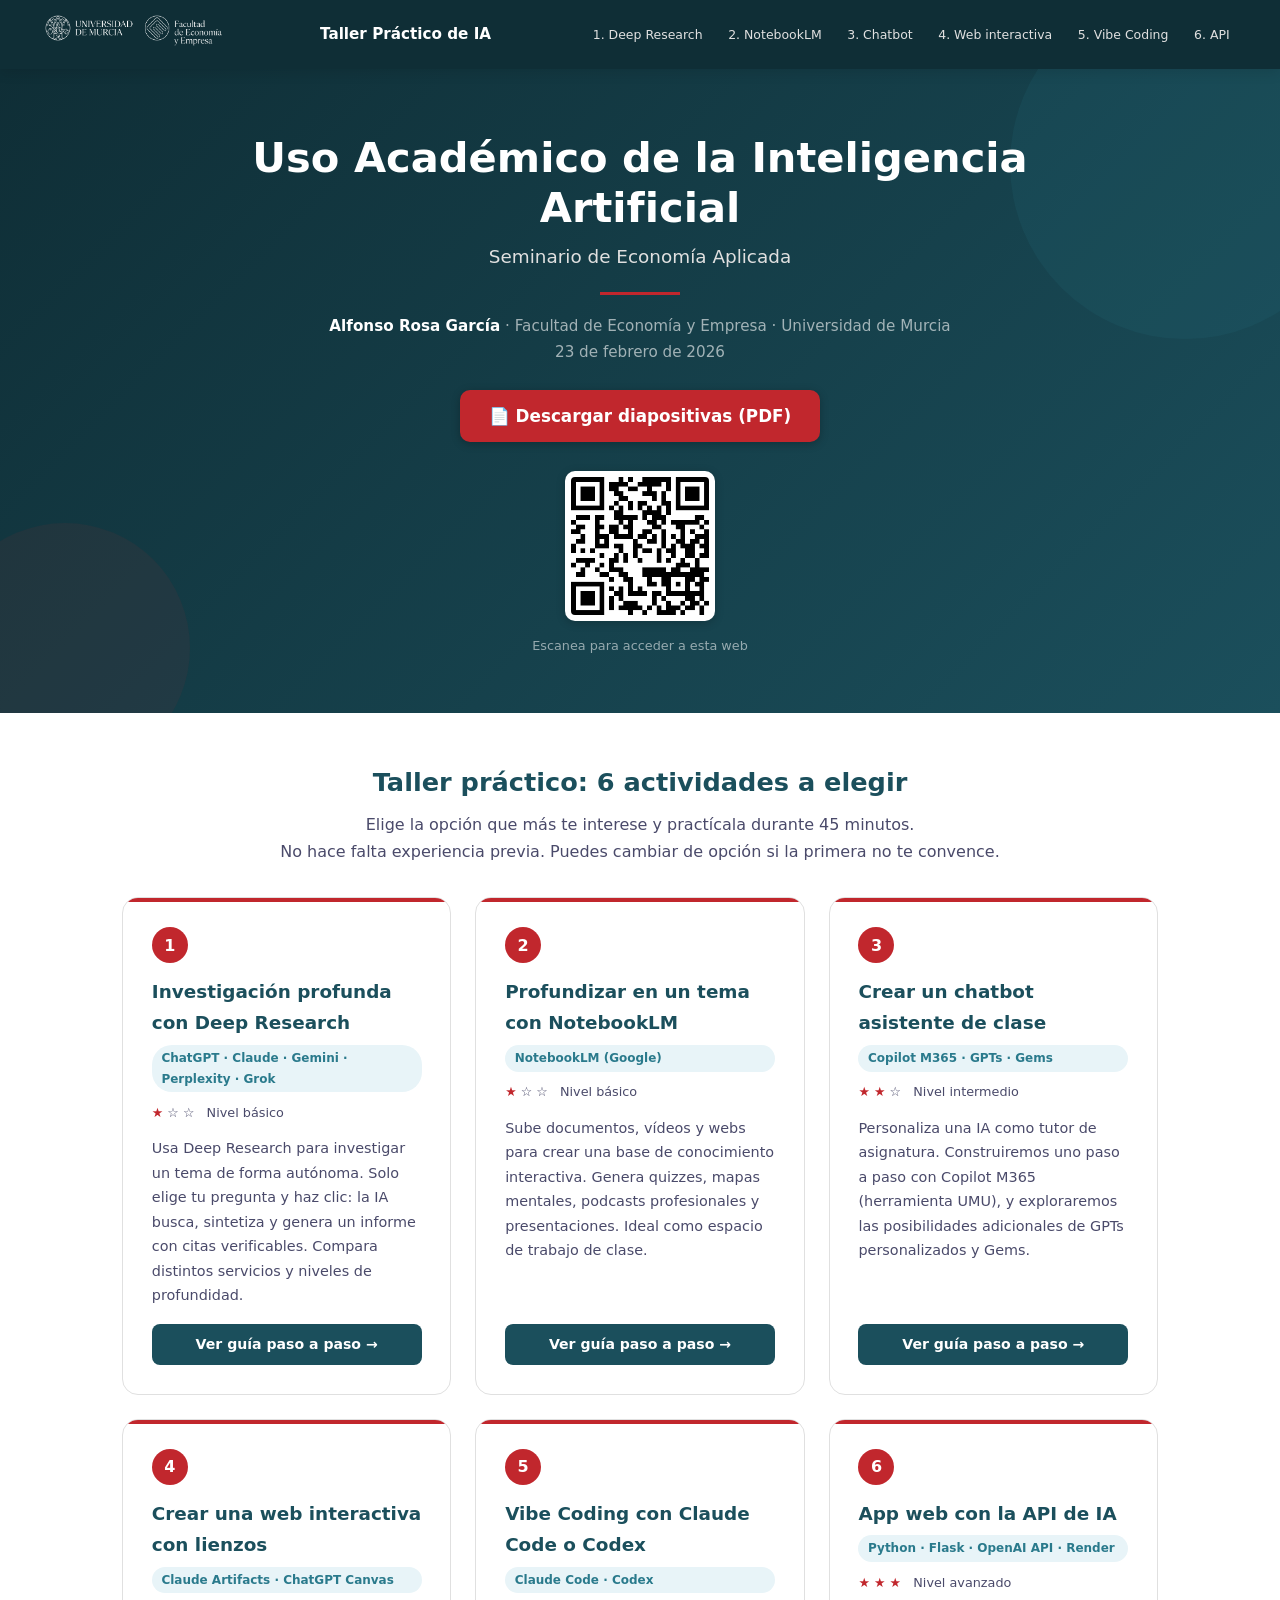
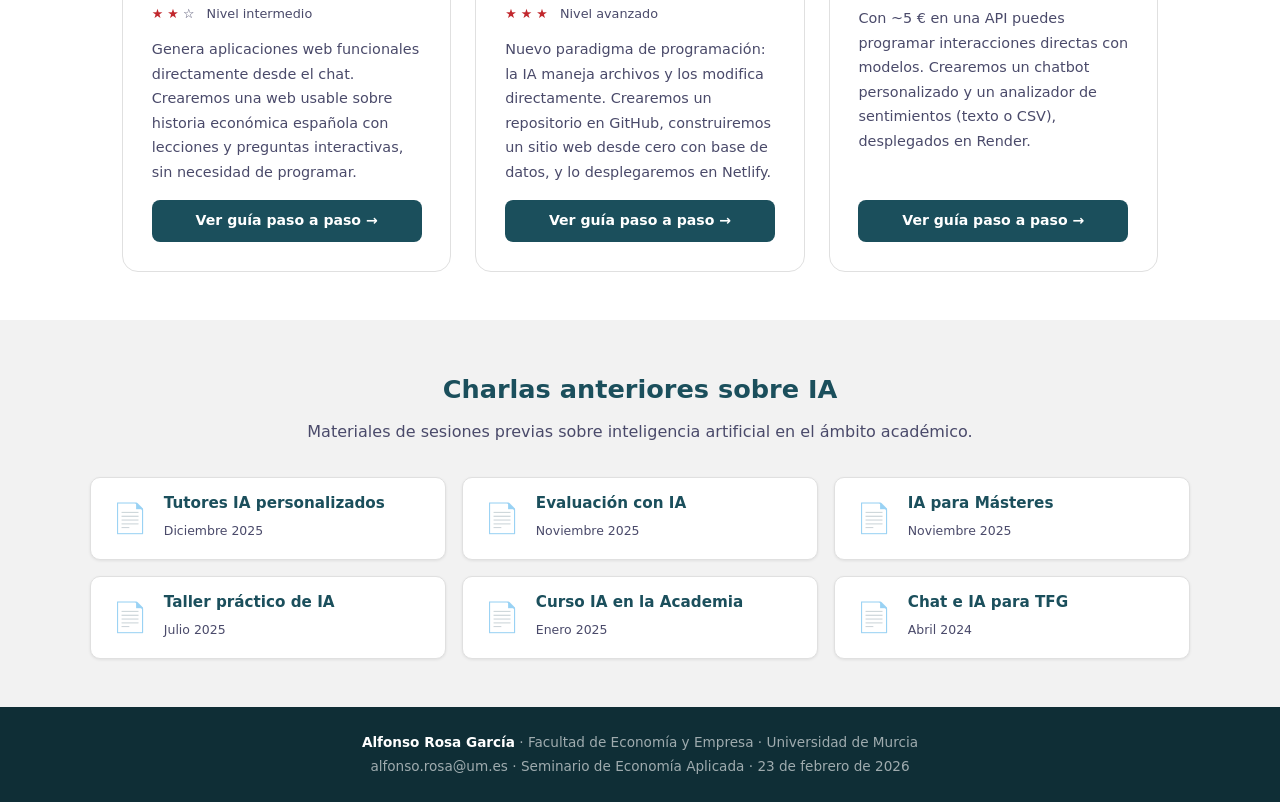
<file: index.html>
<!DOCTYPE html>
<html lang="es">
<head>
  <meta charset="UTF-8">
  <meta name="viewport" content="width=device-width, initial-scale=1.0">
  <title>Uso Académico de la IA — Taller Práctico</title>
  <link rel="stylesheet" href="css/style.css">
</head>
<body>

<!-- Navbar -->
<nav class="navbar">
  <div class="navbar-inner">
    <a href="index.html" class="navbar-logo">
      <img src="img/logo-white.png" alt="Facultad de Economía y Empresa — UMU">
    </a>
    <span class="navbar-title">Taller Práctico de IA</span>
    <div class="navbar-links">
      <a href="tarea1-deep-research.html">1. Deep Research</a>
      <a href="tarea2-notebooklm.html">2. NotebookLM</a>
      <a href="tarea3-chatbot.html">3. Chatbot</a>
      <a href="tarea4-web-interactiva.html">4. Web interactiva</a>
      <a href="tarea5-vibe-coding.html">5. Vibe Coding</a>
      <a href="tarea6-api.html">6. API</a>
    </div>
  </div>
</nav>

<!-- Hero -->
<header class="hero">
  <div class="hero-inner">
    <h1>Uso Académico de la Inteligencia Artificial</h1>
    <p class="subtitle">Seminario de Economía Aplicada</p>
    <div class="hero-divider"></div>
    <p class="meta">
      <strong>Alfonso Rosa García</strong> · Facultad de Economía y Empresa · Universidad de Murcia<br>
      23 de febrero de 2026
    </p>
    <div class="hero-actions">
      <a href="Curso_IA_Economia_Aplicada.pdf" class="btn btn-hero" download>&#128196; Descargar diapositivas (PDF)</a>
    </div>
    <div class="hero-qr">
      <img src="img/codigoqr.png" alt="Código QR — enlace a esta web">
      <p class="qr-label">Escanea para acceder a esta web</p>
    </div>
  </div>
</header>

<!-- Intro -->
<section class="section">
  <h2 class="section-title">Taller práctico: 6 actividades a elegir</h2>
  <p class="section-subtitle">
    Elige la opción que más te interese y practícala durante 45 minutos.<br>
    No hace falta experiencia previa. Puedes cambiar de opción si la primera no te convence.
  </p>

  <!-- Task Grid -->
  <div class="task-grid">

    <!-- Tarea 1 -->
    <div class="task-card">
      <span class="task-number">1</span>
      <h3>Investigación profunda con Deep Research</h3>
      <span class="tool-badge">ChatGPT · Claude · Gemini · Perplexity · Grok</span>
      <div class="difficulty">
        <span class="star-filled">&#9733;</span>
        <span>&#9734;</span>
        <span>&#9734;</span>
        &nbsp; Nivel básico
      </div>
      <p>Usa Deep Research para investigar un tema de forma autónoma. Solo elige tu pregunta y haz clic: la IA busca, sintetiza y genera un informe con citas verificables. Compara distintos servicios y niveles de profundidad.</p>
      <a href="tarea1-deep-research.html" class="btn">Ver guía paso a paso &rarr;</a>
    </div>

    <!-- Tarea 2 -->
    <div class="task-card">
      <span class="task-number">2</span>
      <h3>Profundizar en un tema con NotebookLM</h3>
      <span class="tool-badge">NotebookLM (Google)</span>
      <div class="difficulty">
        <span class="star-filled">&#9733;</span>
        <span>&#9734;</span>
        <span>&#9734;</span>
        &nbsp; Nivel básico
      </div>
      <p>Sube documentos, vídeos y webs para crear una base de conocimiento interactiva. Genera quizzes, mapas mentales, podcasts profesionales y presentaciones. Ideal como espacio de trabajo de clase.</p>
      <a href="tarea2-notebooklm.html" class="btn">Ver guía paso a paso &rarr;</a>
    </div>

    <!-- Tarea 3 -->
    <div class="task-card">
      <span class="task-number">3</span>
      <h3>Crear un chatbot asistente de clase</h3>
      <span class="tool-badge">Copilot M365 · GPTs · Gems</span>
      <div class="difficulty">
        <span class="star-filled">&#9733;</span>
        <span class="star-filled">&#9733;</span>
        <span>&#9734;</span>
        &nbsp; Nivel intermedio
      </div>
      <p>Personaliza una IA como tutor de asignatura. Construiremos uno paso a paso con Copilot M365 (herramienta UMU), y exploraremos las posibilidades adicionales de GPTs personalizados y Gems.</p>
      <a href="tarea3-chatbot.html" class="btn">Ver guía paso a paso &rarr;</a>
    </div>

    <!-- Tarea 4 -->
    <div class="task-card">
      <span class="task-number">4</span>
      <h3>Crear una web interactiva con lienzos</h3>
      <span class="tool-badge">Claude Artifacts · ChatGPT Canvas</span>
      <div class="difficulty">
        <span class="star-filled">&#9733;</span>
        <span class="star-filled">&#9733;</span>
        <span>&#9734;</span>
        &nbsp; Nivel intermedio
      </div>
      <p>Genera aplicaciones web funcionales directamente desde el chat. Crearemos una web usable sobre historia económica española con lecciones y preguntas interactivas, sin necesidad de programar.</p>
      <a href="tarea4-web-interactiva.html" class="btn">Ver guía paso a paso &rarr;</a>
    </div>

    <!-- Tarea 5 -->
    <div class="task-card">
      <span class="task-number">5</span>
      <h3>Vibe Coding con Claude Code o Codex</h3>
      <span class="tool-badge">Claude Code · Codex</span>
      <div class="difficulty">
        <span class="star-filled">&#9733;</span>
        <span class="star-filled">&#9733;</span>
        <span class="star-filled">&#9733;</span>
        &nbsp; Nivel avanzado
      </div>
      <p>Nuevo paradigma de programación: la IA maneja archivos y los modifica directamente. Crearemos un repositorio en GitHub, construiremos un sitio web desde cero con base de datos, y lo desplegaremos en Netlify.</p>
      <a href="tarea5-vibe-coding.html" class="btn">Ver guía paso a paso &rarr;</a>
    </div>

    <!-- Tarea 6 -->
    <div class="task-card">
      <span class="task-number">6</span>
      <h3>App web con la API de IA</h3>
      <span class="tool-badge">Python · Flask · OpenAI API · Render</span>
      <div class="difficulty">
        <span class="star-filled">&#9733;</span>
        <span class="star-filled">&#9733;</span>
        <span class="star-filled">&#9733;</span>
        &nbsp; Nivel avanzado
      </div>
      <p>Con ~5 € en una API puedes programar interacciones directas con modelos. Crearemos un chatbot personalizado y un analizador de sentimientos (texto o CSV), desplegados en Render.</p>
      <a href="tarea6-api.html" class="btn">Ver guía paso a paso &rarr;</a>
    </div>

  </div>
</section>

<!-- Charlas anteriores -->
<section class="section previous-talks">
  <h2 class="section-title">Charlas anteriores sobre IA</h2>
  <p class="section-subtitle">
    Materiales de sesiones previas sobre inteligencia artificial en el ámbito académico.
  </p>

  <div class="talks-grid">

    <a href="charlas/Tutores_IA_personalizados_Dicembre_2025.pdf" class="talk-card" download>
      <span class="talk-icon">&#128196;</span>
      <div class="talk-info">
        <h4>Tutores IA personalizados</h4>
        <span class="talk-date">Diciembre 2025</span>
      </div>
    </a>

    <a href="charlas/UCAM_IA_Noviembre_2025.pdf" class="talk-card" download>
      <span class="talk-icon">&#128196;</span>
      <div class="talk-info">
        <h4>Evaluación con IA</h4>
        <span class="talk-date">Noviembre 2025</span>
      </div>
    </a>

    <a href="charlas/Masters_2025_IA_Noviembre_2025.pdf" class="talk-card" download>
      <span class="talk-icon">&#128196;</span>
      <div class="talk-info">
        <h4>IA para Másteres</h4>
        <span class="talk-date">Noviembre 2025</span>
      </div>
    </a>

    <a href="charlas/Taller_práctico_IA_Julio_2025.pdf" class="talk-card" download>
      <span class="talk-icon">&#128196;</span>
      <div class="talk-info">
        <h4>Taller práctico de IA</h4>
        <span class="talk-date">Julio 2025</span>
      </div>
    </a>

    <a href="charlas/Curso_IA_en_Academia_Enero_2025.pdf" class="talk-card" download>
      <span class="talk-icon">&#128196;</span>
      <div class="talk-info">
        <h4>Curso IA en la Academia</h4>
        <span class="talk-date">Enero 2025</span>
      </div>
    </a>

    <a href="charlas/Chat_TFG_Abril_2024.pdf" class="talk-card" download>
      <span class="talk-icon">&#128196;</span>
      <div class="talk-info">
        <h4>Chat e IA para TFG</h4>
        <span class="talk-date">Abril 2024</span>
      </div>
    </a>

  </div>
</section>

<!-- Footer -->
<footer class="footer">
  <p><strong>Alfonso Rosa García</strong> · Facultad de Economía y Empresa · Universidad de Murcia</p>
  <p>alfonso.rosa@um.es · Seminario de Economía Aplicada · 23 de febrero de 2026</p>
</footer>

</body>
</html>
</file>
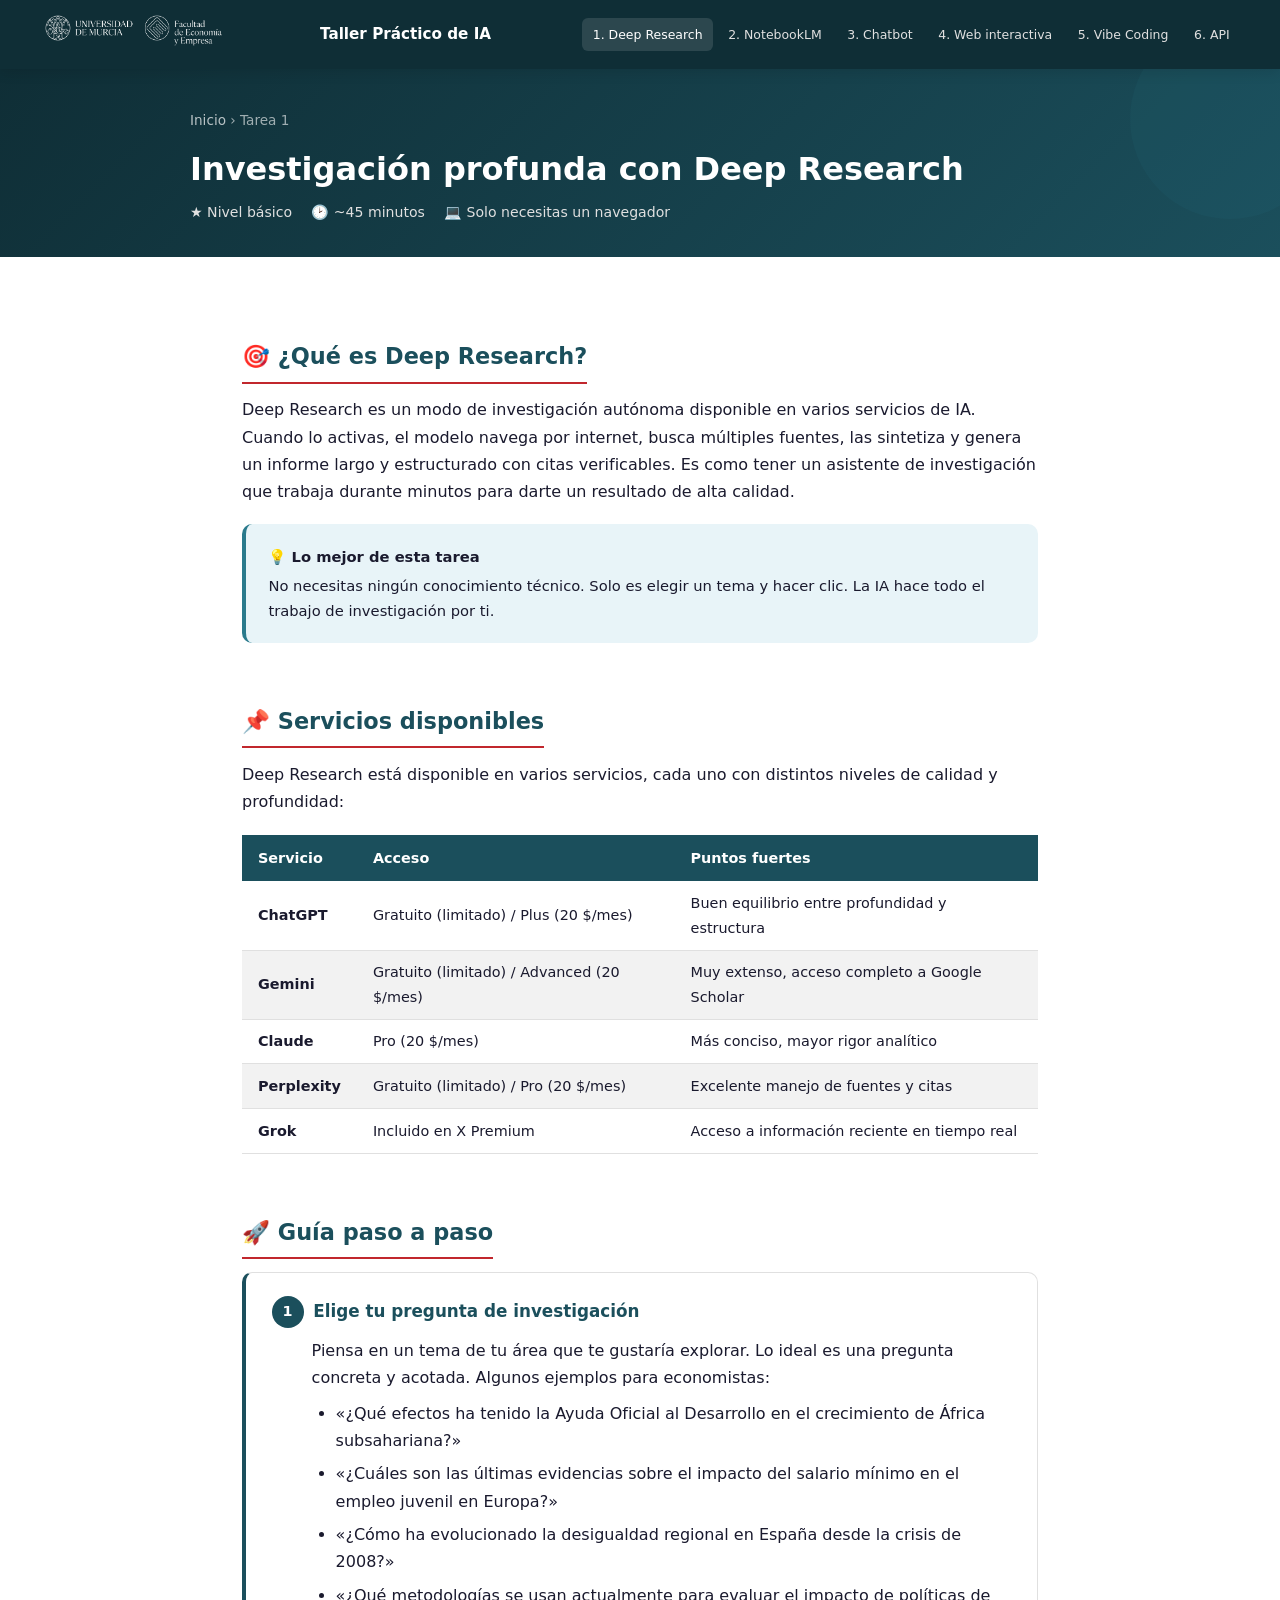
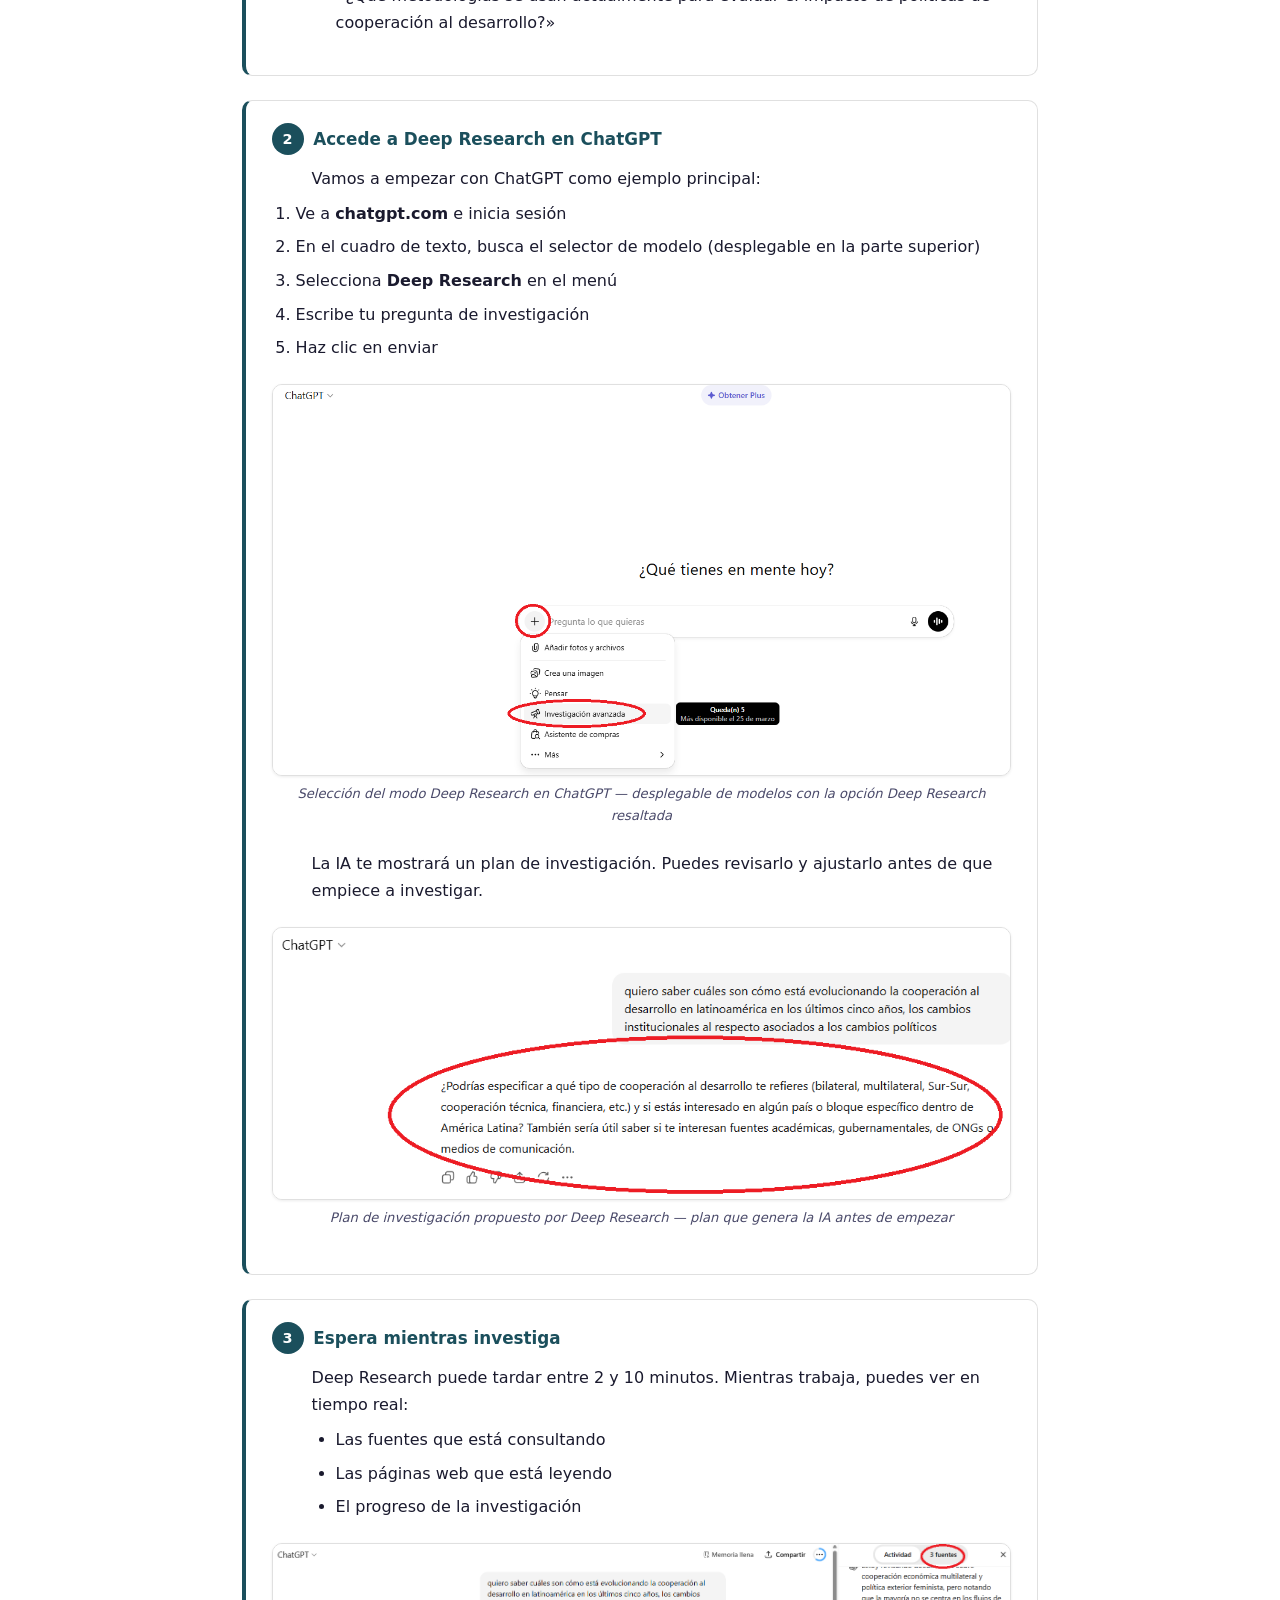
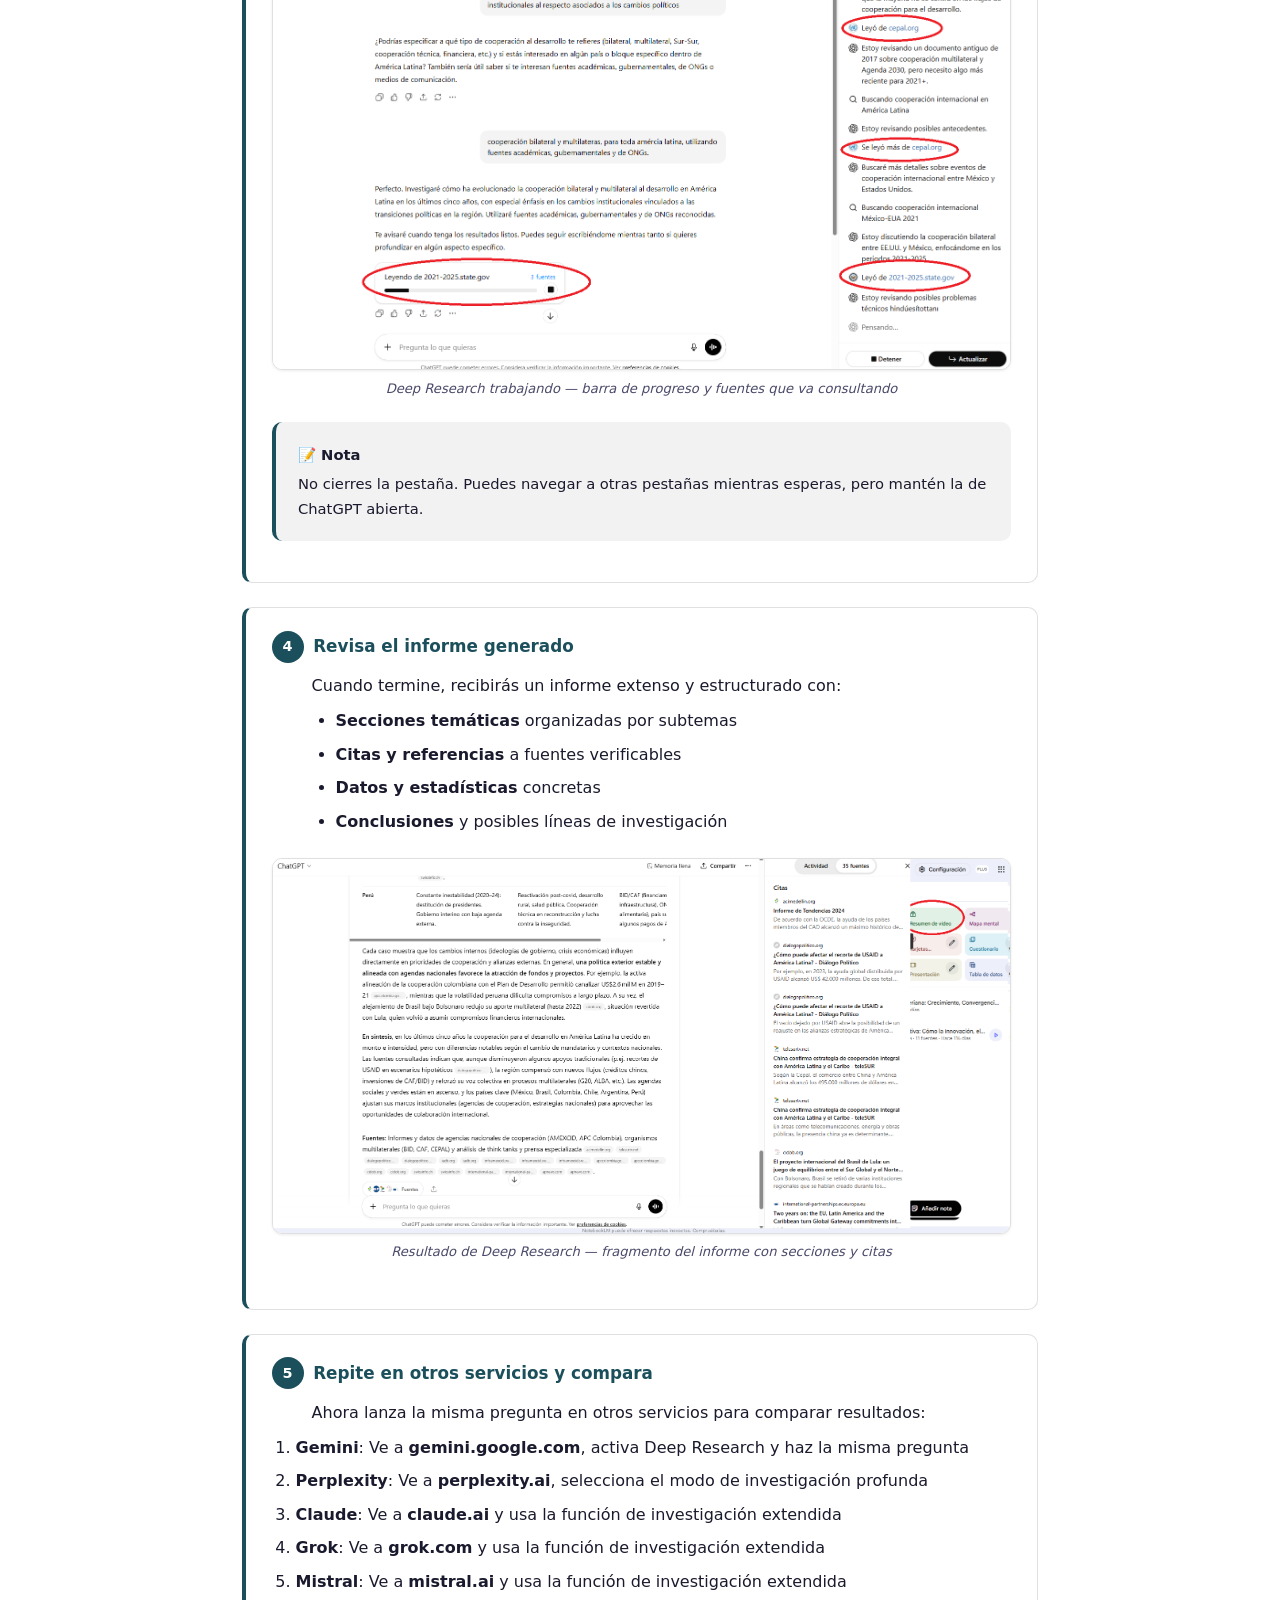
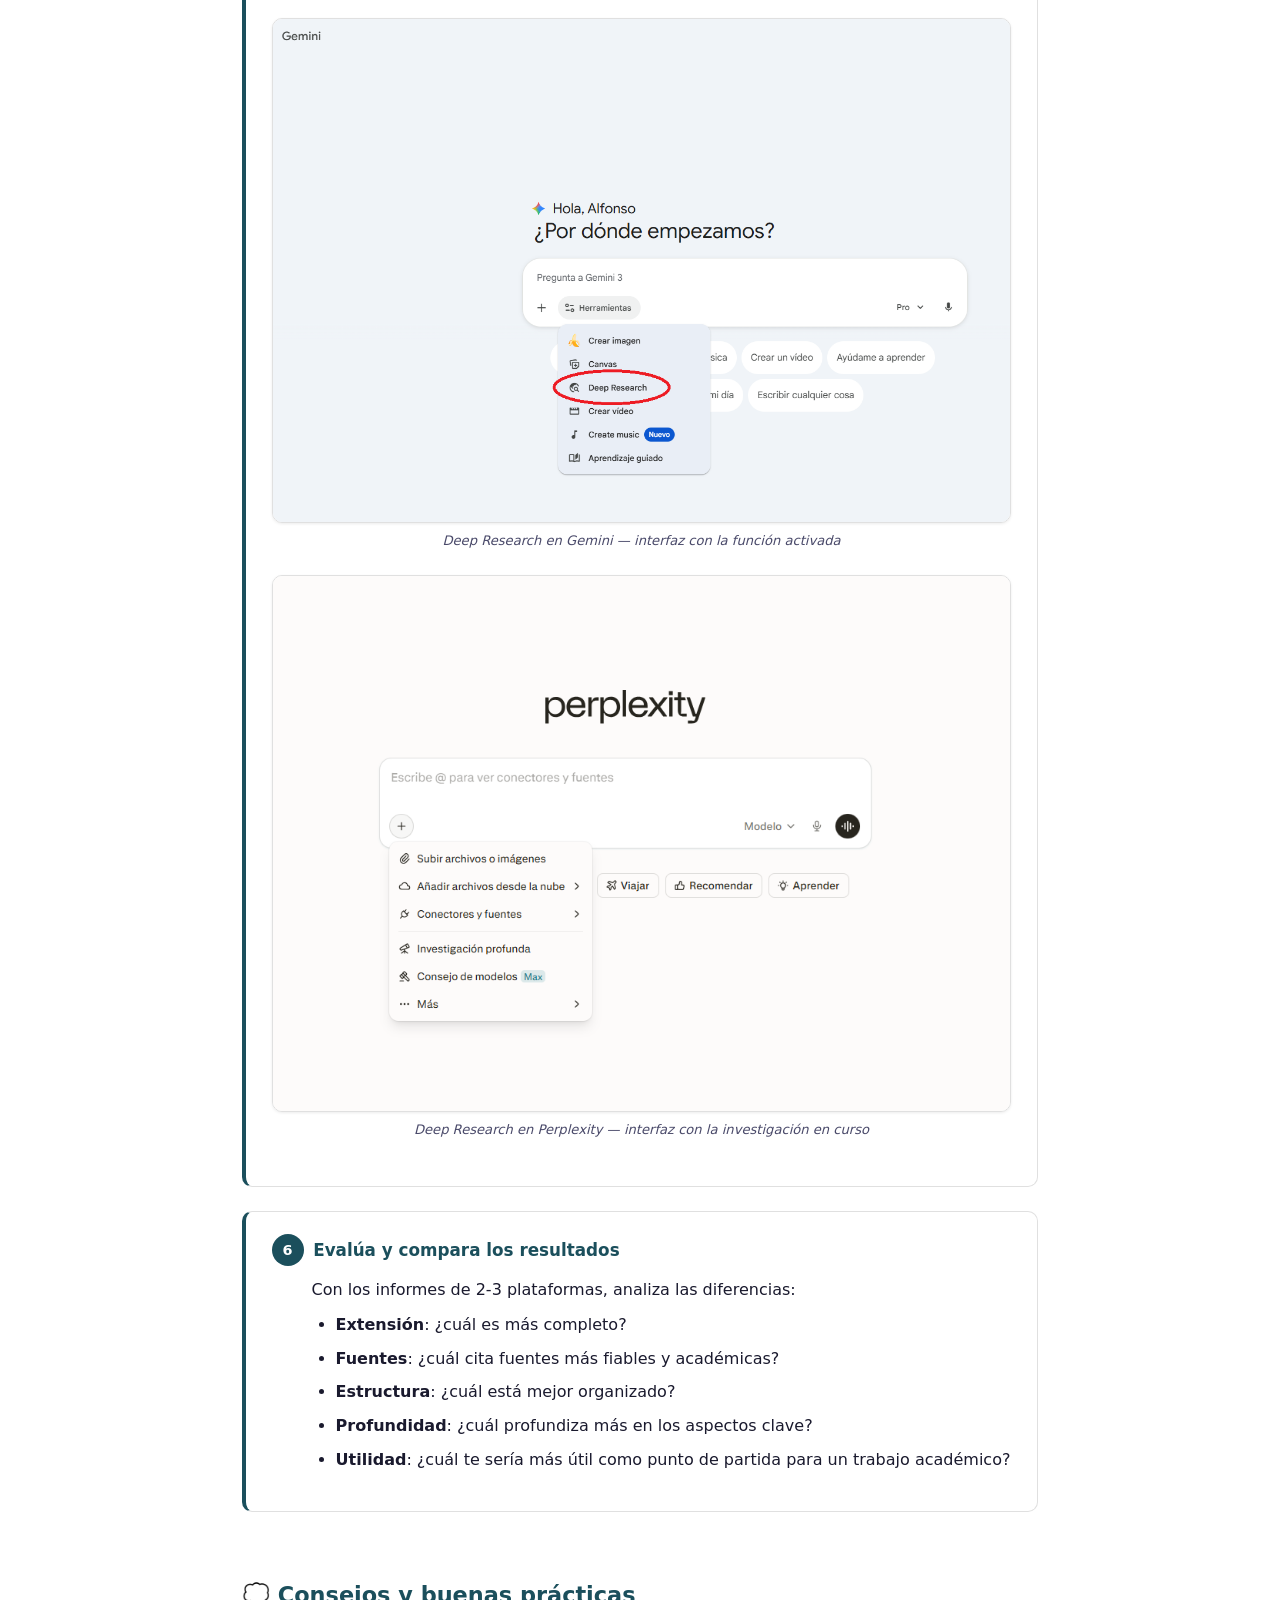
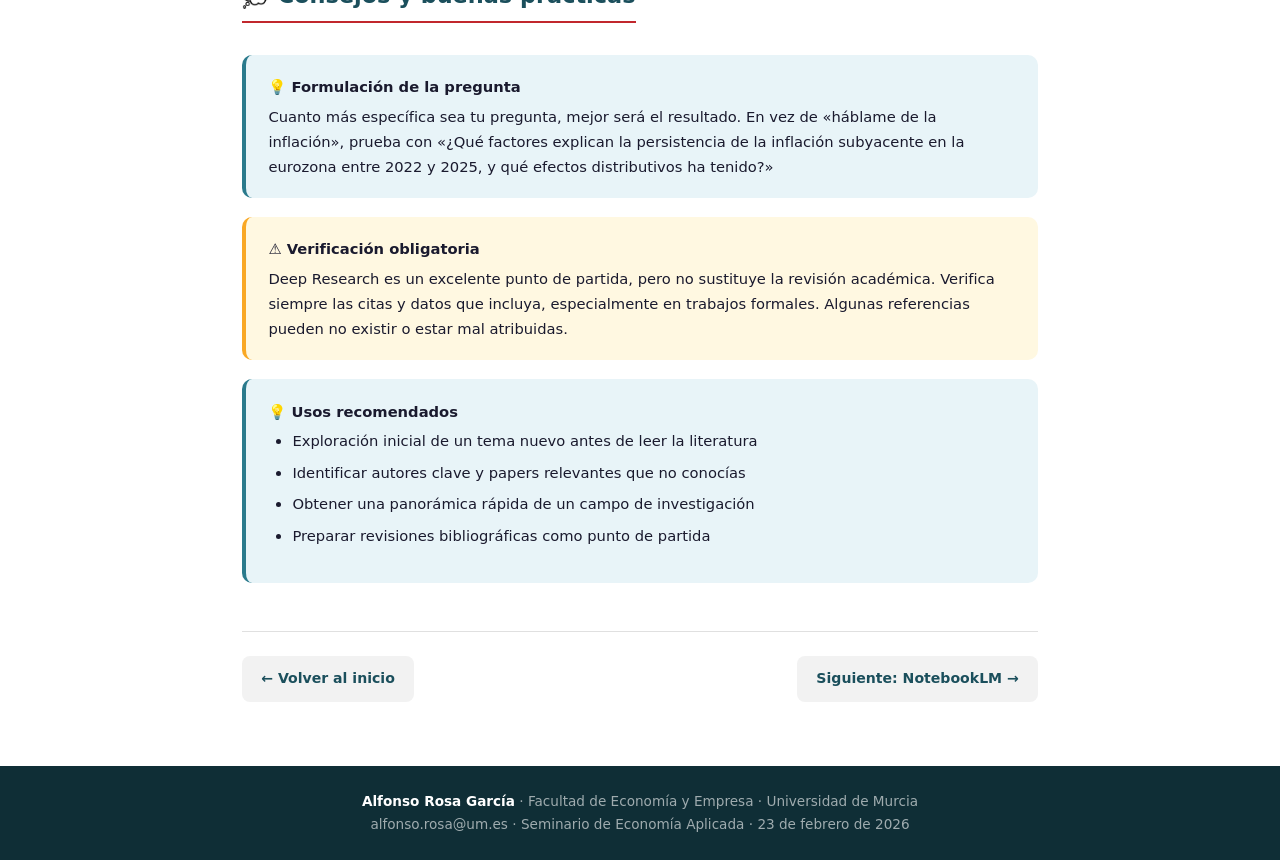
<file: tarea1-deep-research.html>
<!DOCTYPE html>
<html lang="es">
<head>
  <meta charset="UTF-8">
  <meta name="viewport" content="width=device-width, initial-scale=1.0">
  <title>Tarea 1: Deep Research — Taller IA</title>
  <link rel="stylesheet" href="css/style.css">
</head>
<body>

<!-- Navbar -->
<nav class="navbar">
  <div class="navbar-inner">
    <a href="index.html" class="navbar-logo">
      <img src="img/logo-white.png" alt="Facultad de Economía y Empresa — UMU">
    </a>
    <span class="navbar-title">Taller Práctico de IA</span>
    <div class="navbar-links">
      <a href="tarea1-deep-research.html" class="active">1. Deep Research</a>
      <a href="tarea2-notebooklm.html">2. NotebookLM</a>
      <a href="tarea3-chatbot.html">3. Chatbot</a>
      <a href="tarea4-web-interactiva.html">4. Web interactiva</a>
      <a href="tarea5-vibe-coding.html">5. Vibe Coding</a>
      <a href="tarea6-api.html">6. API</a>
    </div>
  </div>
</nav>

<!-- Page Header -->
<header class="page-header">
  <div class="page-header-inner">
    <div class="breadcrumb"><a href="index.html">Inicio</a> &rsaquo; Tarea 1</div>
    <h1>Investigación profunda con Deep Research</h1>
    <div class="page-meta">
      <span>&#9733; Nivel básico</span>
      <span>&#128337; ~45 minutos</span>
      <span>&#128187; Solo necesitas un navegador</span>
    </div>
  </div>
</header>

<!-- Content -->
<main class="guide-content">

  <h2>&#127919; ¿Qué es Deep Research?</h2>
  <p>
    Deep Research es un modo de investigación autónoma disponible en varios servicios de IA. Cuando lo activas,
    el modelo navega por internet, busca múltiples fuentes, las sintetiza y genera un informe largo y estructurado
    con citas verificables. Es como tener un asistente de investigación que trabaja durante minutos para darte
    un resultado de alta calidad.
  </p>

  <div class="info-box tip">
    <strong>&#128161; Lo mejor de esta tarea</strong>
    No necesitas ningún conocimiento técnico. Solo es elegir un tema y hacer clic. La IA hace todo el trabajo
    de investigación por ti.
  </div>

  <h2>&#128204; Servicios disponibles</h2>
  <p>Deep Research está disponible en varios servicios, cada uno con distintos niveles de calidad y profundidad:</p>

  <table class="comparison-table">
    <thead>
      <tr>
        <th>Servicio</th>
        <th>Acceso</th>
        <th>Puntos fuertes</th>
      </tr>
    </thead>
    <tbody>
      <tr>
        <td><strong>ChatGPT</strong></td>
        <td>Gratuito (limitado) / Plus (20 $/mes)</td>
        <td>Buen equilibrio entre profundidad y estructura</td>
      </tr>
      <tr>
        <td><strong>Gemini</strong></td>
        <td>Gratuito (limitado) / Advanced (20 $/mes)</td>
        <td>Muy extenso, acceso completo a Google Scholar</td>
      </tr>
      <tr>
        <td><strong>Claude</strong></td>
        <td>Pro (20 $/mes)</td>
        <td>Más conciso, mayor rigor analítico</td>
      </tr>
      <tr>
        <td><strong>Perplexity</strong></td>
        <td>Gratuito (limitado) / Pro (20 $/mes)</td>
        <td>Excelente manejo de fuentes y citas</td>
      </tr>
      <tr>
        <td><strong>Grok</strong></td>
        <td>Incluido en X Premium</td>
        <td>Acceso a información reciente en tiempo real</td>
      </tr>
    </tbody>
  </table>

  <h2>&#128640; Guía paso a paso</h2>

  <!-- Paso 1 -->
  <div class="step">
    <div class="step-header">
      <span class="step-number">1</span>
      <h4>Elige tu pregunta de investigación</h4>
    </div>
    <p>
      Piensa en un tema de tu área que te gustaría explorar. Lo ideal es una pregunta concreta y acotada.
      Algunos ejemplos para economistas:
    </p>
    <ul>
      <li>«¿Qué efectos ha tenido la Ayuda Oficial al Desarrollo en el crecimiento de África subsahariana?»</li>
      <li>«¿Cuáles son las últimas evidencias sobre el impacto del salario mínimo en el empleo juvenil en Europa?»</li>
      <li>«¿Cómo ha evolucionado la desigualdad regional en España desde la crisis de 2008?»</li>
      <li>«¿Qué metodologías se usan actualmente para evaluar el impacto de políticas de cooperación al desarrollo?»</li>
    </ul>
  </div>

  <!-- Paso 2 -->
  <div class="step">
    <div class="step-header">
      <span class="step-number">2</span>
      <h4>Accede a Deep Research en ChatGPT</h4>
    </div>
    <p>
      Vamos a empezar con ChatGPT como ejemplo principal:
    </p>
    <ol>
      <li>Ve a <strong>chatgpt.com</strong> e inicia sesión</li>
      <li>En el cuadro de texto, busca el selector de modelo (desplegable en la parte superior)</li>
      <li>Selecciona <strong>Deep Research</strong> en el menú</li>
      <li>Escribe tu pregunta de investigación</li>
      <li>Haz clic en enviar</li>
    </ol>

    <figure class="screenshot-img">
      <img src="capturas/t1-p2-deep-research-selector.png" alt="Selección del modo Deep Research en ChatGPT">
      <figcaption>Selección del modo Deep Research en ChatGPT — desplegable de modelos con la opción Deep Research resaltada</figcaption>
    </figure>

    <p>
      La IA te mostrará un plan de investigación. Puedes revisarlo y ajustarlo antes de que empiece a investigar.
    </p>

    <figure class="screenshot-img">
      <img src="capturas/t1-p2-deep-research-plan.png" alt="Plan de investigación propuesto por Deep Research">
      <figcaption>Plan de investigación propuesto por Deep Research — plan que genera la IA antes de empezar</figcaption>
    </figure>
  </div>

  <!-- Paso 3 -->
  <div class="step">
    <div class="step-header">
      <span class="step-number">3</span>
      <h4>Espera mientras investiga</h4>
    </div>
    <p>
      Deep Research puede tardar entre 2 y 10 minutos. Mientras trabaja, puedes ver en tiempo real:
    </p>
    <ul>
      <li>Las fuentes que está consultando</li>
      <li>Las páginas web que está leyendo</li>
      <li>El progreso de la investigación</li>
    </ul>

    <figure class="screenshot-img">
      <img src="capturas/t1-p3-deep-research-progreso.png" alt="Deep Research trabajando en tiempo real">
      <figcaption>Deep Research trabajando — barra de progreso y fuentes que va consultando</figcaption>
    </figure>

    <div class="info-box note">
      <strong>&#128221; Nota</strong>
      No cierres la pestaña. Puedes navegar a otras pestañas mientras esperas, pero mantén la de ChatGPT abierta.
    </div>
  </div>

  <!-- Paso 4 -->
  <div class="step">
    <div class="step-header">
      <span class="step-number">4</span>
      <h4>Revisa el informe generado</h4>
    </div>
    <p>
      Cuando termine, recibirás un informe extenso y estructurado con:
    </p>
    <ul>
      <li><strong>Secciones temáticas</strong> organizadas por subtemas</li>
      <li><strong>Citas y referencias</strong> a fuentes verificables</li>
      <li><strong>Datos y estadísticas</strong> concretas</li>
      <li><strong>Conclusiones</strong> y posibles líneas de investigación</li>
    </ul>

    <figure class="screenshot-img">
      <img src="capturas/t1-p4-deep-research-informe.png" alt="Resultado de Deep Research — informe completo">
      <figcaption>Resultado de Deep Research — fragmento del informe con secciones y citas</figcaption>
    </figure>
  </div>

  <!-- Paso 5 -->
  <div class="step">
    <div class="step-header">
      <span class="step-number">5</span>
      <h4>Repite en otros servicios y compara</h4>
    </div>
    <p>
      Ahora lanza la misma pregunta en otros servicios para comparar resultados:
    </p>
    <ol>
      <li><strong>Gemini</strong>: Ve a <strong>gemini.google.com</strong>, activa Deep Research y haz la misma pregunta</li>
      <li><strong>Perplexity</strong>: Ve a <strong>perplexity.ai</strong>, selecciona el modo de investigación profunda</li>
      <li><strong>Claude</strong>: Ve a <strong>claude.ai</strong> y usa la función de investigación extendida</li>
      <li><strong>Grok</strong>: Ve a <strong>grok.com</strong> y usa la función de investigación extendida</li>
      <li><strong>Mistral</strong>: Ve a <strong>mistral.ai</strong> y usa la función de investigación extendida</li>
    </ol>

    <figure class="screenshot-img">
      <img src="capturas/t1-p5-deep-research-gemini.png" alt="Deep Research en Gemini">
      <figcaption>Deep Research en Gemini — interfaz con la función activada</figcaption>
    </figure>

    <figure class="screenshot-img">
      <img src="capturas/t1-p5-deep-research-perplexity.png" alt="Deep Research en Perplexity">
      <figcaption>Deep Research en Perplexity — interfaz con la investigación en curso</figcaption>
    </figure>
  </div>

  <!-- Paso 6 -->
  <div class="step">
    <div class="step-header">
      <span class="step-number">6</span>
      <h4>Evalúa y compara los resultados</h4>
    </div>
    <p>
      Con los informes de 2-3 plataformas, analiza las diferencias:
    </p>
    <ul>
      <li><strong>Extensión</strong>: ¿cuál es más completo?</li>
      <li><strong>Fuentes</strong>: ¿cuál cita fuentes más fiables y académicas?</li>
      <li><strong>Estructura</strong>: ¿cuál está mejor organizado?</li>
      <li><strong>Profundidad</strong>: ¿cuál profundiza más en los aspectos clave?</li>
      <li><strong>Utilidad</strong>: ¿cuál te sería más útil como punto de partida para un trabajo académico?</li>
    </ul>
  </div>

  <h2>&#128173; Consejos y buenas prácticas</h2>

  <div class="info-box tip">
    <strong>&#128161; Formulación de la pregunta</strong>
    Cuanto más específica sea tu pregunta, mejor será el resultado. En vez de «háblame de la inflación»,
    prueba con «¿Qué factores explican la persistencia de la inflación subyacente en la eurozona entre 2022 y 2025,
    y qué efectos distributivos ha tenido?»
  </div>

  <div class="info-box warning">
    <strong>&#9888;&#65039; Verificación obligatoria</strong>
    Deep Research es un excelente punto de partida, pero no sustituye la revisión académica. Verifica siempre
    las citas y datos que incluya, especialmente en trabajos formales. Algunas referencias pueden no existir o
    estar mal atribuidas.
  </div>

  <div class="info-box tip">
    <strong>&#128161; Usos recomendados</strong>
    <ul>
      <li>Exploración inicial de un tema nuevo antes de leer la literatura</li>
      <li>Identificar autores clave y papers relevantes que no conocías</li>
      <li>Obtener una panorámica rápida de un campo de investigación</li>
      <li>Preparar revisiones bibliográficas como punto de partida</li>
    </ul>
  </div>

  <!-- Navigation -->
  <div class="task-nav">
    <a href="index.html">&larr; Volver al inicio</a>
    <a href="tarea2-notebooklm.html">Siguiente: NotebookLM &rarr;</a>
  </div>

</main>

<!-- Footer -->
<footer class="footer">
  <p><strong>Alfonso Rosa García</strong> · Facultad de Economía y Empresa · Universidad de Murcia</p>
  <p>alfonso.rosa@um.es · Seminario de Economía Aplicada · 23 de febrero de 2026</p>
</footer>

</body>
</html>
</file>
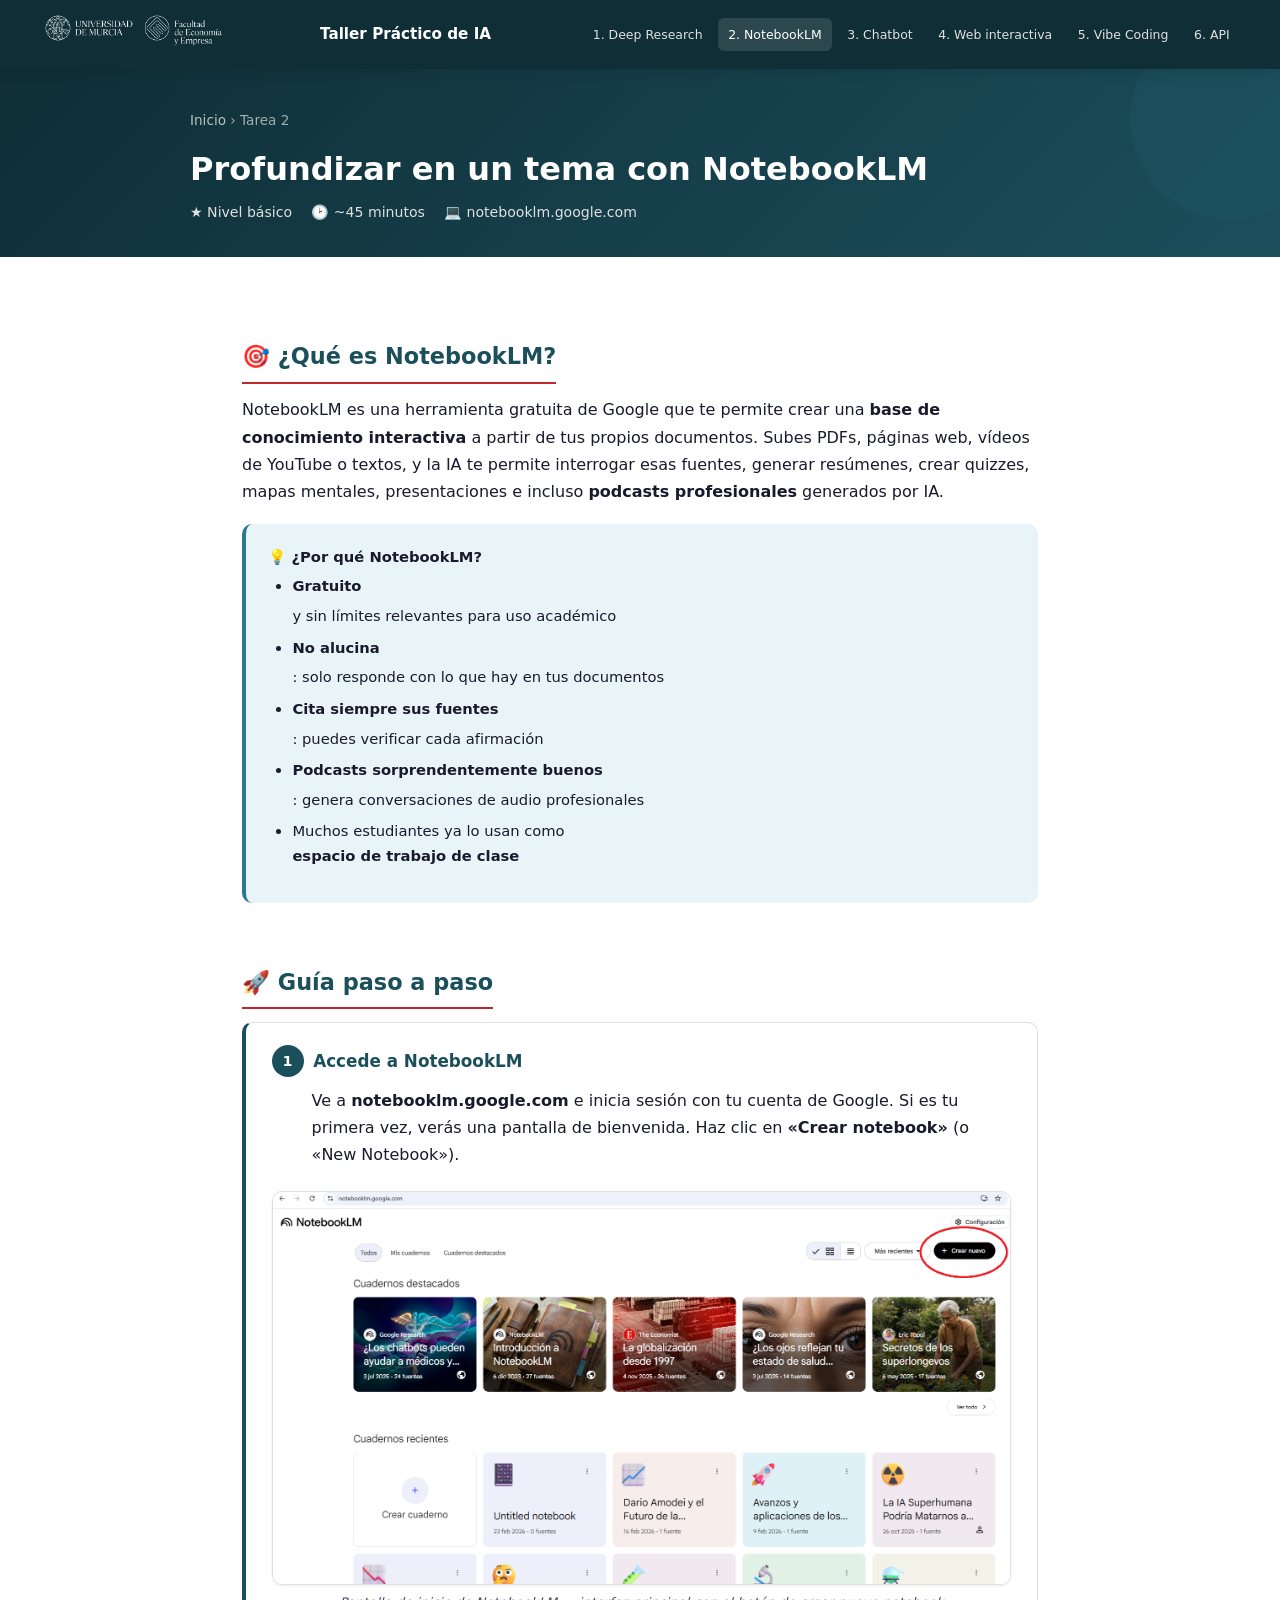
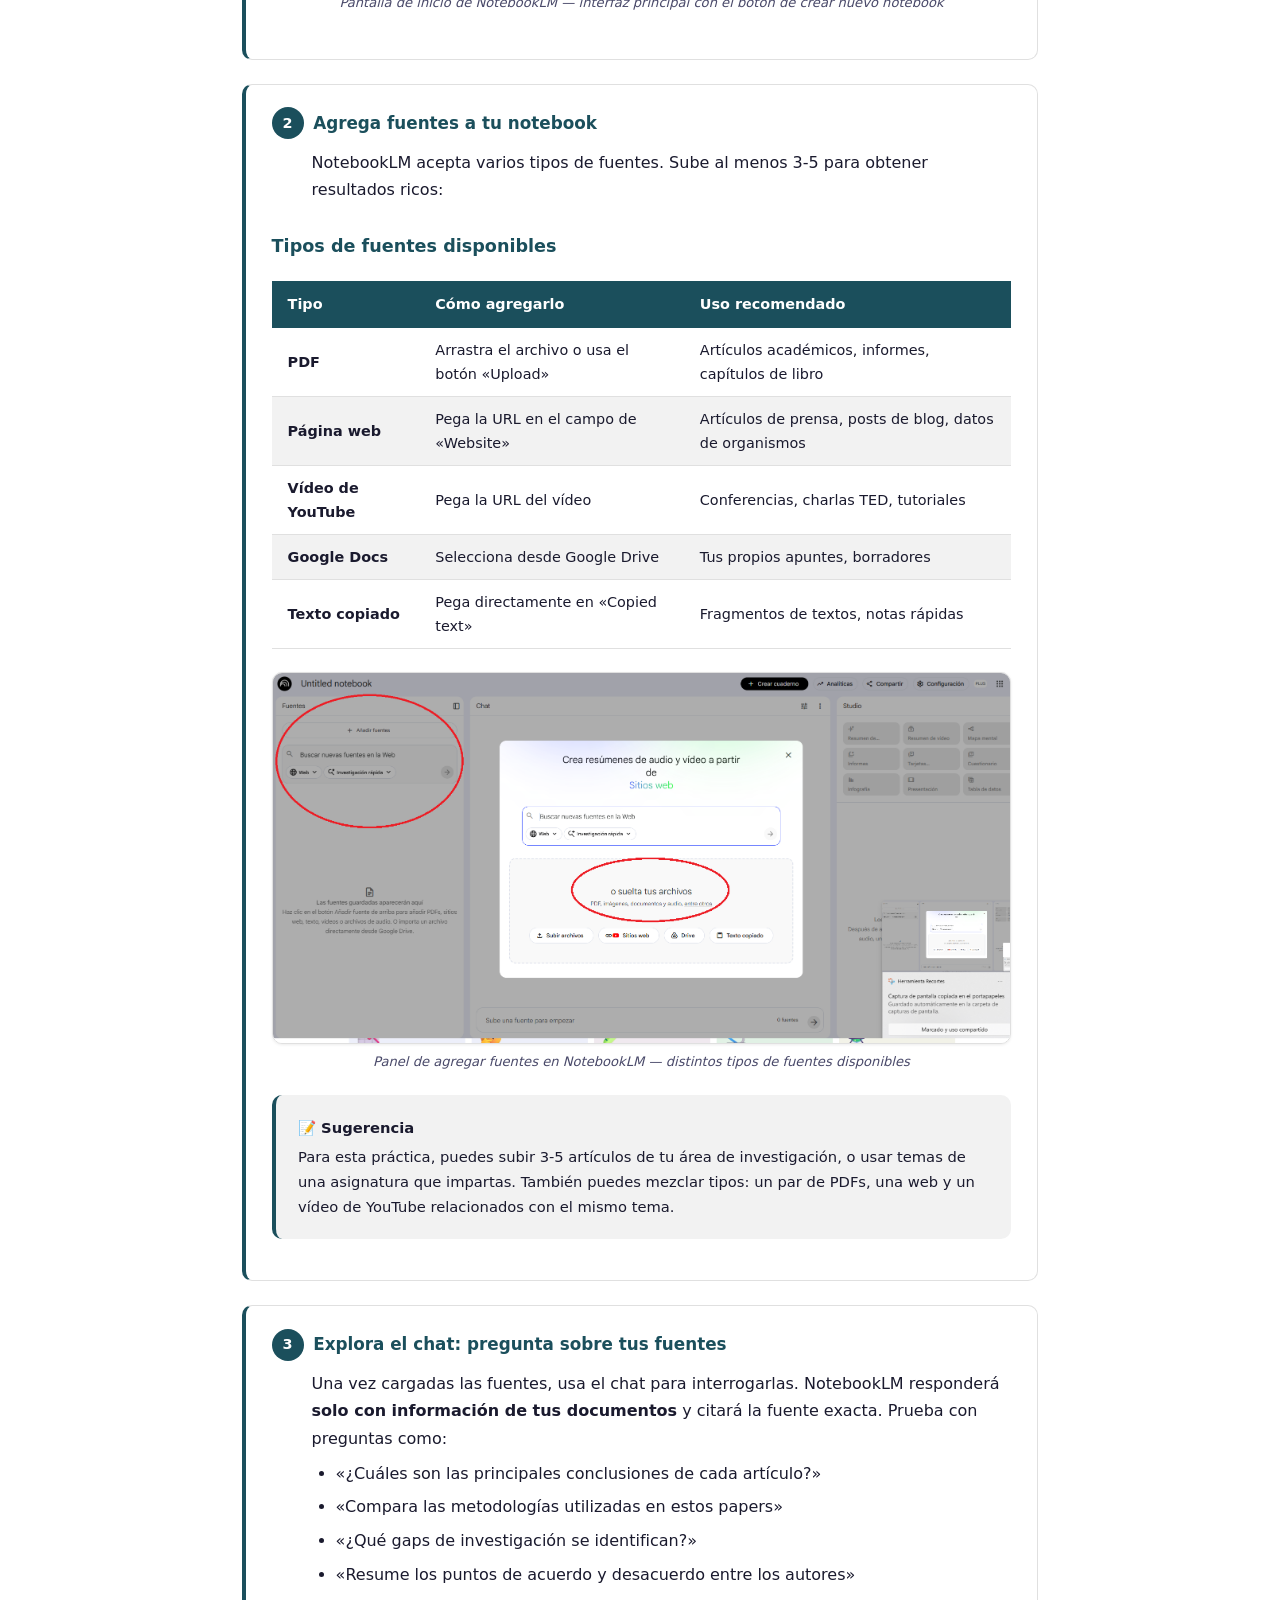
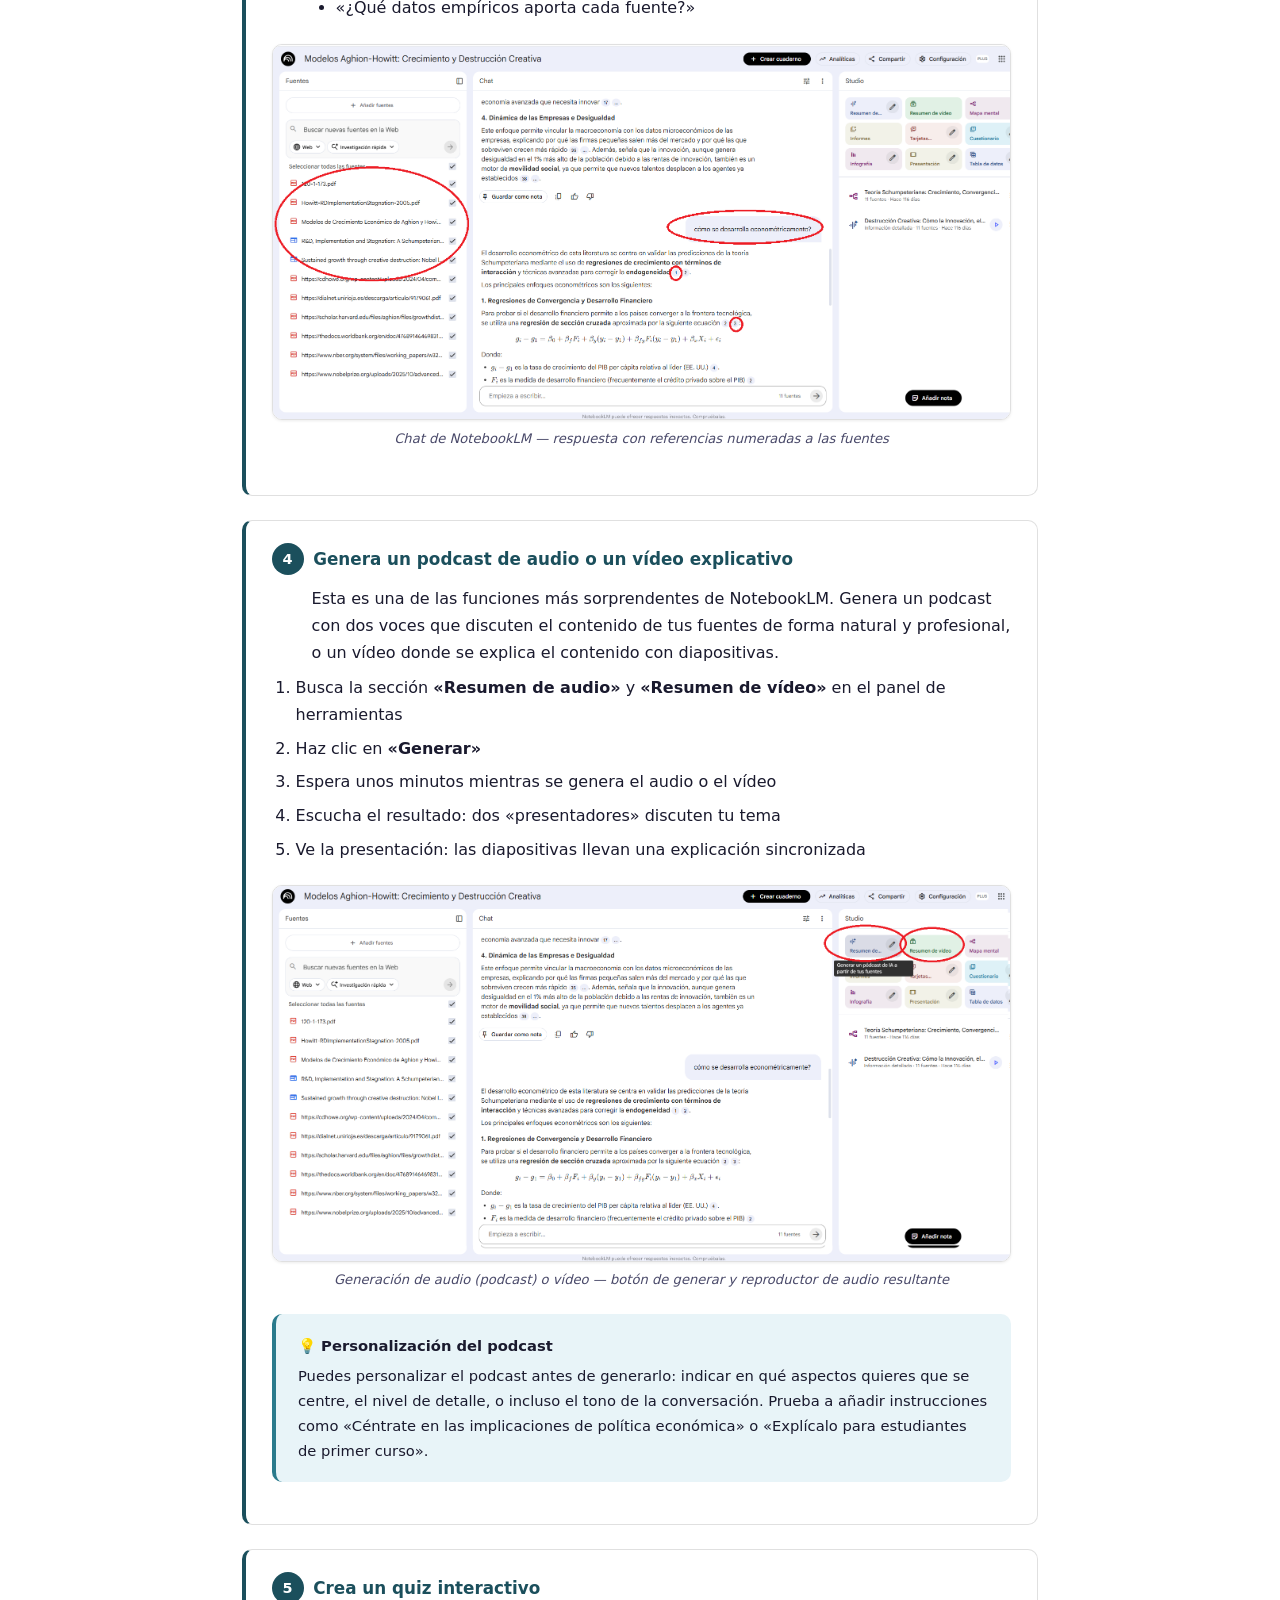
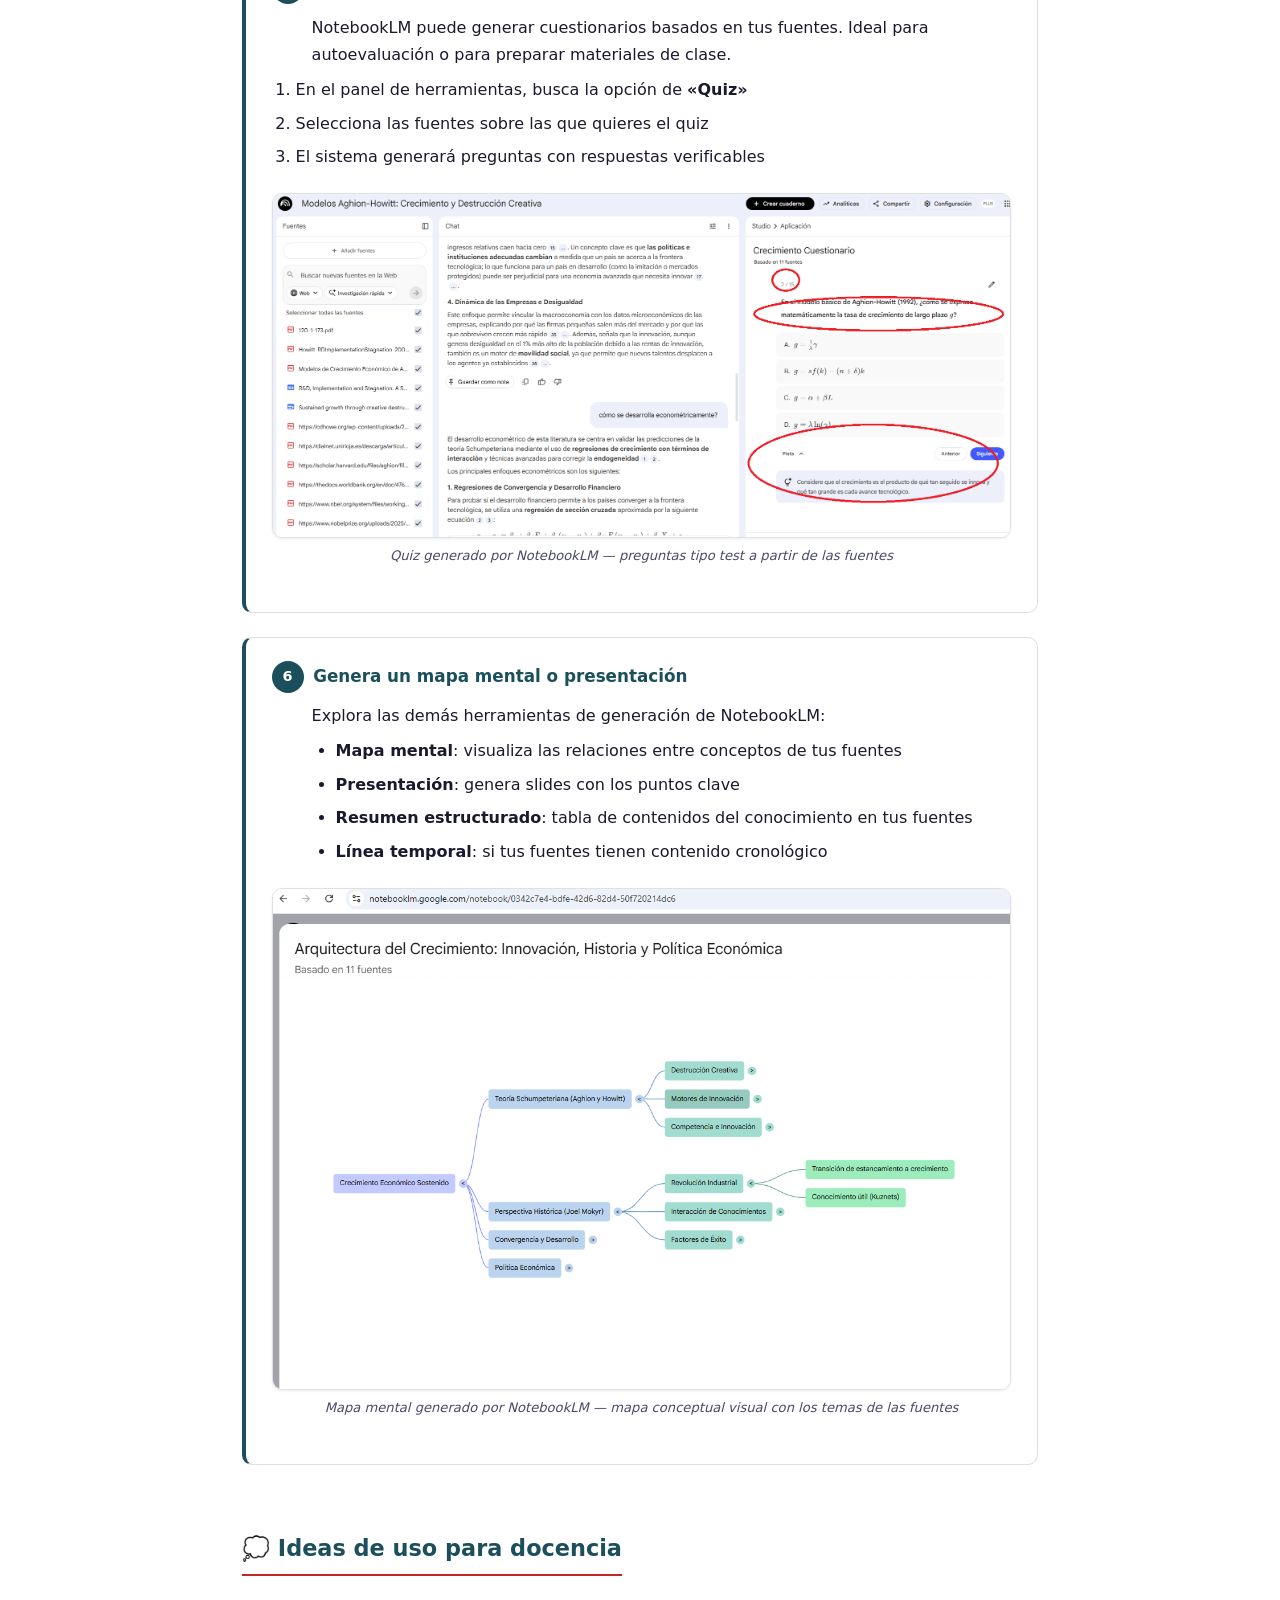
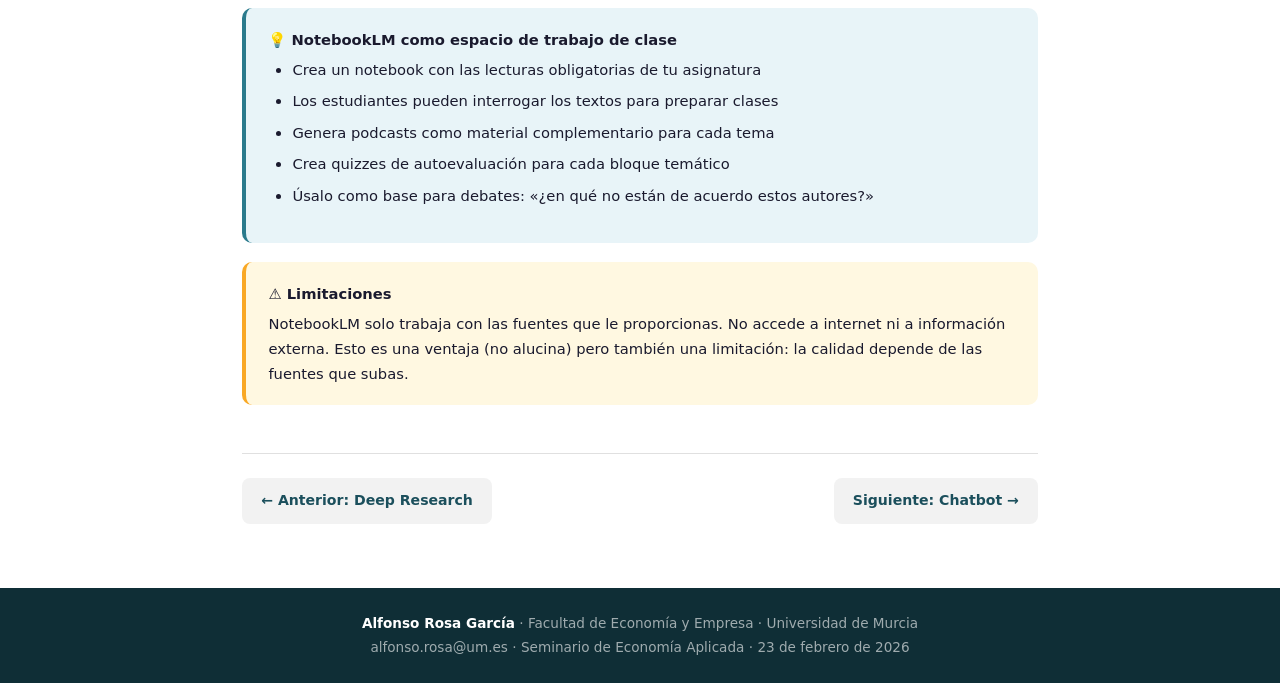
<file: tarea2-notebooklm.html>
<!DOCTYPE html>
<html lang="es">
<head>
  <meta charset="UTF-8">
  <meta name="viewport" content="width=device-width, initial-scale=1.0">
  <title>Tarea 2: NotebookLM — Taller IA</title>
  <link rel="stylesheet" href="css/style.css">
</head>
<body>

<!-- Navbar -->
<nav class="navbar">
  <div class="navbar-inner">
    <a href="index.html" class="navbar-logo">
      <img src="img/logo-white.png" alt="Facultad de Economía y Empresa — UMU">
    </a>
    <span class="navbar-title">Taller Práctico de IA</span>
    <div class="navbar-links">
      <a href="tarea1-deep-research.html">1. Deep Research</a>
      <a href="tarea2-notebooklm.html" class="active">2. NotebookLM</a>
      <a href="tarea3-chatbot.html">3. Chatbot</a>
      <a href="tarea4-web-interactiva.html">4. Web interactiva</a>
      <a href="tarea5-vibe-coding.html">5. Vibe Coding</a>
      <a href="tarea6-api.html">6. API</a>
    </div>
  </div>
</nav>

<!-- Page Header -->
<header class="page-header">
  <div class="page-header-inner">
    <div class="breadcrumb"><a href="index.html">Inicio</a> &rsaquo; Tarea 2</div>
    <h1>Profundizar en un tema con NotebookLM</h1>
    <div class="page-meta">
      <span>&#9733; Nivel básico</span>
      <span>&#128337; ~45 minutos</span>
      <span>&#128187; notebooklm.google.com</span>
    </div>
  </div>
</header>

<!-- Content -->
<main class="guide-content">

  <h2>&#127919; ¿Qué es NotebookLM?</h2>
  <p>
    NotebookLM es una herramienta gratuita de Google que te permite crear una <strong>base de conocimiento interactiva</strong>
    a partir de tus propios documentos. Subes PDFs, páginas web, vídeos de YouTube o textos, y la IA te permite
    interrogar esas fuentes, generar resúmenes, crear quizzes, mapas mentales, presentaciones e incluso
    <strong>podcasts profesionales</strong> generados por IA.
  </p>

  <div class="info-box tip">
    <strong>&#128161; ¿Por qué NotebookLM?</strong>
    <ul>
      <li><strong>Gratuito</strong> y sin límites relevantes para uso académico</li>
      <li><strong>No alucina</strong>: solo responde con lo que hay en tus documentos</li>
      <li><strong>Cita siempre sus fuentes</strong>: puedes verificar cada afirmación</li>
      <li><strong>Podcasts sorprendentemente buenos</strong>: genera conversaciones de audio profesionales</li>
      <li>Muchos estudiantes ya lo usan como <strong>espacio de trabajo de clase</strong></li>
    </ul>
  </div>

  <h2>&#128640; Guía paso a paso</h2>

  <!-- Paso 1 -->
  <div class="step">
    <div class="step-header">
      <span class="step-number">1</span>
      <h4>Accede a NotebookLM</h4>
    </div>
    <p>
      Ve a <strong>notebooklm.google.com</strong> e inicia sesión con tu cuenta de Google.
      Si es tu primera vez, verás una pantalla de bienvenida. Haz clic en <strong>«Crear notebook»</strong>
      (o «New Notebook»).
    </p>

    <figure class="screenshot-img">
      <img src="capturas/t2-p1-notebooklm-inicio.png" alt="Pantalla de inicio de NotebookLM">
      <figcaption>Pantalla de inicio de NotebookLM — interfaz principal con el botón de crear nuevo notebook</figcaption>
    </figure>
  </div>

  <!-- Paso 2 -->
  <div class="step">
    <div class="step-header">
      <span class="step-number">2</span>
      <h4>Agrega fuentes a tu notebook</h4>
    </div>
    <p>
      NotebookLM acepta varios tipos de fuentes. Sube al menos 3-5 para obtener resultados ricos:
    </p>

    <h3>Tipos de fuentes disponibles</h3>
    <table class="comparison-table">
      <thead>
        <tr>
          <th>Tipo</th>
          <th>Cómo agregarlo</th>
          <th>Uso recomendado</th>
        </tr>
      </thead>
      <tbody>
        <tr>
          <td><strong>PDF</strong></td>
          <td>Arrastra el archivo o usa el botón «Upload»</td>
          <td>Artículos académicos, informes, capítulos de libro</td>
        </tr>
        <tr>
          <td><strong>Página web</strong></td>
          <td>Pega la URL en el campo de «Website»</td>
          <td>Artículos de prensa, posts de blog, datos de organismos</td>
        </tr>
        <tr>
          <td><strong>Vídeo de YouTube</strong></td>
          <td>Pega la URL del vídeo</td>
          <td>Conferencias, charlas TED, tutoriales</td>
        </tr>
        <tr>
          <td><strong>Google Docs</strong></td>
          <td>Selecciona desde Google Drive</td>
          <td>Tus propios apuntes, borradores</td>
        </tr>
        <tr>
          <td><strong>Texto copiado</strong></td>
          <td>Pega directamente en «Copied text»</td>
          <td>Fragmentos de textos, notas rápidas</td>
        </tr>
      </tbody>
    </table>

    <figure class="screenshot-img">
      <img src="capturas/t2-p2-notebooklm-fuentes.png" alt="Panel de agregar fuentes en NotebookLM">
      <figcaption>Panel de agregar fuentes en NotebookLM — distintos tipos de fuentes disponibles</figcaption>
    </figure>

    <div class="info-box note">
      <strong>&#128221; Sugerencia</strong>
      Para esta práctica, puedes subir 3-5 artículos de tu área de investigación, o usar temas de una
      asignatura que impartas. También puedes mezclar tipos: un par de PDFs, una web y un vídeo de YouTube
      relacionados con el mismo tema.
    </div>
  </div>

  <!-- Paso 3 -->
  <div class="step">
    <div class="step-header">
      <span class="step-number">3</span>
      <h4>Explora el chat: pregunta sobre tus fuentes</h4>
    </div>
    <p>
      Una vez cargadas las fuentes, usa el chat para interrogarlas. NotebookLM responderá <strong>solo con
      información de tus documentos</strong> y citará la fuente exacta. Prueba con preguntas como:
    </p>
    <ul>
      <li>«¿Cuáles son las principales conclusiones de cada artículo?»</li>
      <li>«Compara las metodologías utilizadas en estos papers»</li>
      <li>«¿Qué gaps de investigación se identifican?»</li>
      <li>«Resume los puntos de acuerdo y desacuerdo entre los autores»</li>
      <li>«¿Qué datos empíricos aporta cada fuente?»</li>
    </ul>

    <figure class="screenshot-img">
      <img src="capturas/t2-p3-notebooklm-chat-citas.png" alt="Chat de NotebookLM respondiendo con citas">
      <figcaption>Chat de NotebookLM — respuesta con referencias numeradas a las fuentes</figcaption>
    </figure>
  </div>

  <!-- Paso 4 -->
  <div class="step">
    <div class="step-header">
      <span class="step-number">4</span>
      <h4>Genera un podcast de audio o un vídeo explicativo</h4>
    </div>
    <p>
      Esta es una de las funciones más sorprendentes de NotebookLM. Genera un podcast con dos voces
      que discuten el contenido de tus fuentes de forma natural y profesional, o un vídeo donde se explica el contenido con diapositivas.
    </p>
    <ol>
      <li>Busca la sección <strong>«Resumen de audio»</strong> y <strong>«Resumen de vídeo»</strong> en el panel de herramientas</li>
      <li>Haz clic en <strong>«Generar»</strong></li>
      <li>Espera unos minutos mientras se genera el audio o el vídeo</li>
      <li>Escucha el resultado: dos «presentadores» discuten tu tema</li>
      <li>Ve la presentación: las diapositivas llevan una explicación sincronizada</li>
    </ol>

    <figure class="screenshot-img">
      <img src="capturas/t2-p4-notebooklm-podcast.png" alt="Generación de Audio Overview (podcast) en NotebookLM">
      <figcaption>Generación de audio (podcast) o vídeo — botón de generar y reproductor de audio resultante</figcaption>
    </figure>

    <div class="info-box tip">
      <strong>&#128161; Personalización del podcast</strong>
      Puedes personalizar el podcast antes de generarlo: indicar en qué aspectos quieres que se centre,
      el nivel de detalle, o incluso el tono de la conversación. Prueba a añadir instrucciones como
      «Céntrate en las implicaciones de política económica» o «Explícalo para estudiantes de primer curso».
    </div>
  </div>

  <!-- Paso 5 -->
  <div class="step">
    <div class="step-header">
      <span class="step-number">5</span>
      <h4>Crea un quiz interactivo</h4>
    </div>
    <p>
      NotebookLM puede generar cuestionarios basados en tus fuentes. Ideal para autoevaluación o para
      preparar materiales de clase.
    </p>
    <ol>
      <li>En el panel de herramientas, busca la opción de <strong>«Quiz»</strong></li>
      <li>Selecciona las fuentes sobre las que quieres el quiz</li>
      <li>El sistema generará preguntas con respuestas verificables</li>
    </ol>

    <figure class="screenshot-img">
      <img src="capturas/t2-p5-notebooklm-quiz.png" alt="Quiz generado por NotebookLM">
      <figcaption>Quiz generado por NotebookLM — preguntas tipo test a partir de las fuentes</figcaption>
    </figure>
  </div>

  <!-- Paso 6 -->
  <div class="step">
    <div class="step-header">
      <span class="step-number">6</span>
      <h4>Genera un mapa mental o presentación</h4>
    </div>
    <p>
      Explora las demás herramientas de generación de NotebookLM:
    </p>
    <ul>
      <li><strong>Mapa mental</strong>: visualiza las relaciones entre conceptos de tus fuentes</li>
      <li><strong>Presentación</strong>: genera slides con los puntos clave</li>
      <li><strong>Resumen estructurado</strong>: tabla de contenidos del conocimiento en tus fuentes</li>
      <li><strong>Línea temporal</strong>: si tus fuentes tienen contenido cronológico</li>
    </ul>

    <figure class="screenshot-img">
      <img src="capturas/t2-p6-notebooklm-mapa-mental.png" alt="Mapa mental generado por NotebookLM">
      <figcaption>Mapa mental generado por NotebookLM — mapa conceptual visual con los temas de las fuentes</figcaption>
    </figure>
  </div>

  <h2>&#128173; Ideas de uso para docencia</h2>

  <div class="info-box tip">
    <strong>&#128161; NotebookLM como espacio de trabajo de clase</strong>
    <ul>
      <li>Crea un notebook con las lecturas obligatorias de tu asignatura</li>
      <li>Los estudiantes pueden interrogar los textos para preparar clases</li>
      <li>Genera podcasts como material complementario para cada tema</li>
      <li>Crea quizzes de autoevaluación para cada bloque temático</li>
      <li>Úsalo como base para debates: «¿en qué no están de acuerdo estos autores?»</li>
    </ul>
  </div>

  <div class="info-box warning">
    <strong>&#9888;&#65039; Limitaciones</strong>
    NotebookLM solo trabaja con las fuentes que le proporcionas. No accede a internet ni a información
    externa. Esto es una ventaja (no alucina) pero también una limitación: la calidad depende de las
    fuentes que subas.
  </div>

  <!-- Navigation -->
  <div class="task-nav">
    <a href="tarea1-deep-research.html">&larr; Anterior: Deep Research</a>
    <a href="tarea3-chatbot.html">Siguiente: Chatbot &rarr;</a>
  </div>

</main>

<!-- Footer -->
<footer class="footer">
  <p><strong>Alfonso Rosa García</strong> · Facultad de Economía y Empresa · Universidad de Murcia</p>
  <p>alfonso.rosa@um.es · Seminario de Economía Aplicada · 23 de febrero de 2026</p>
</footer>

</body>
</html>
</file>
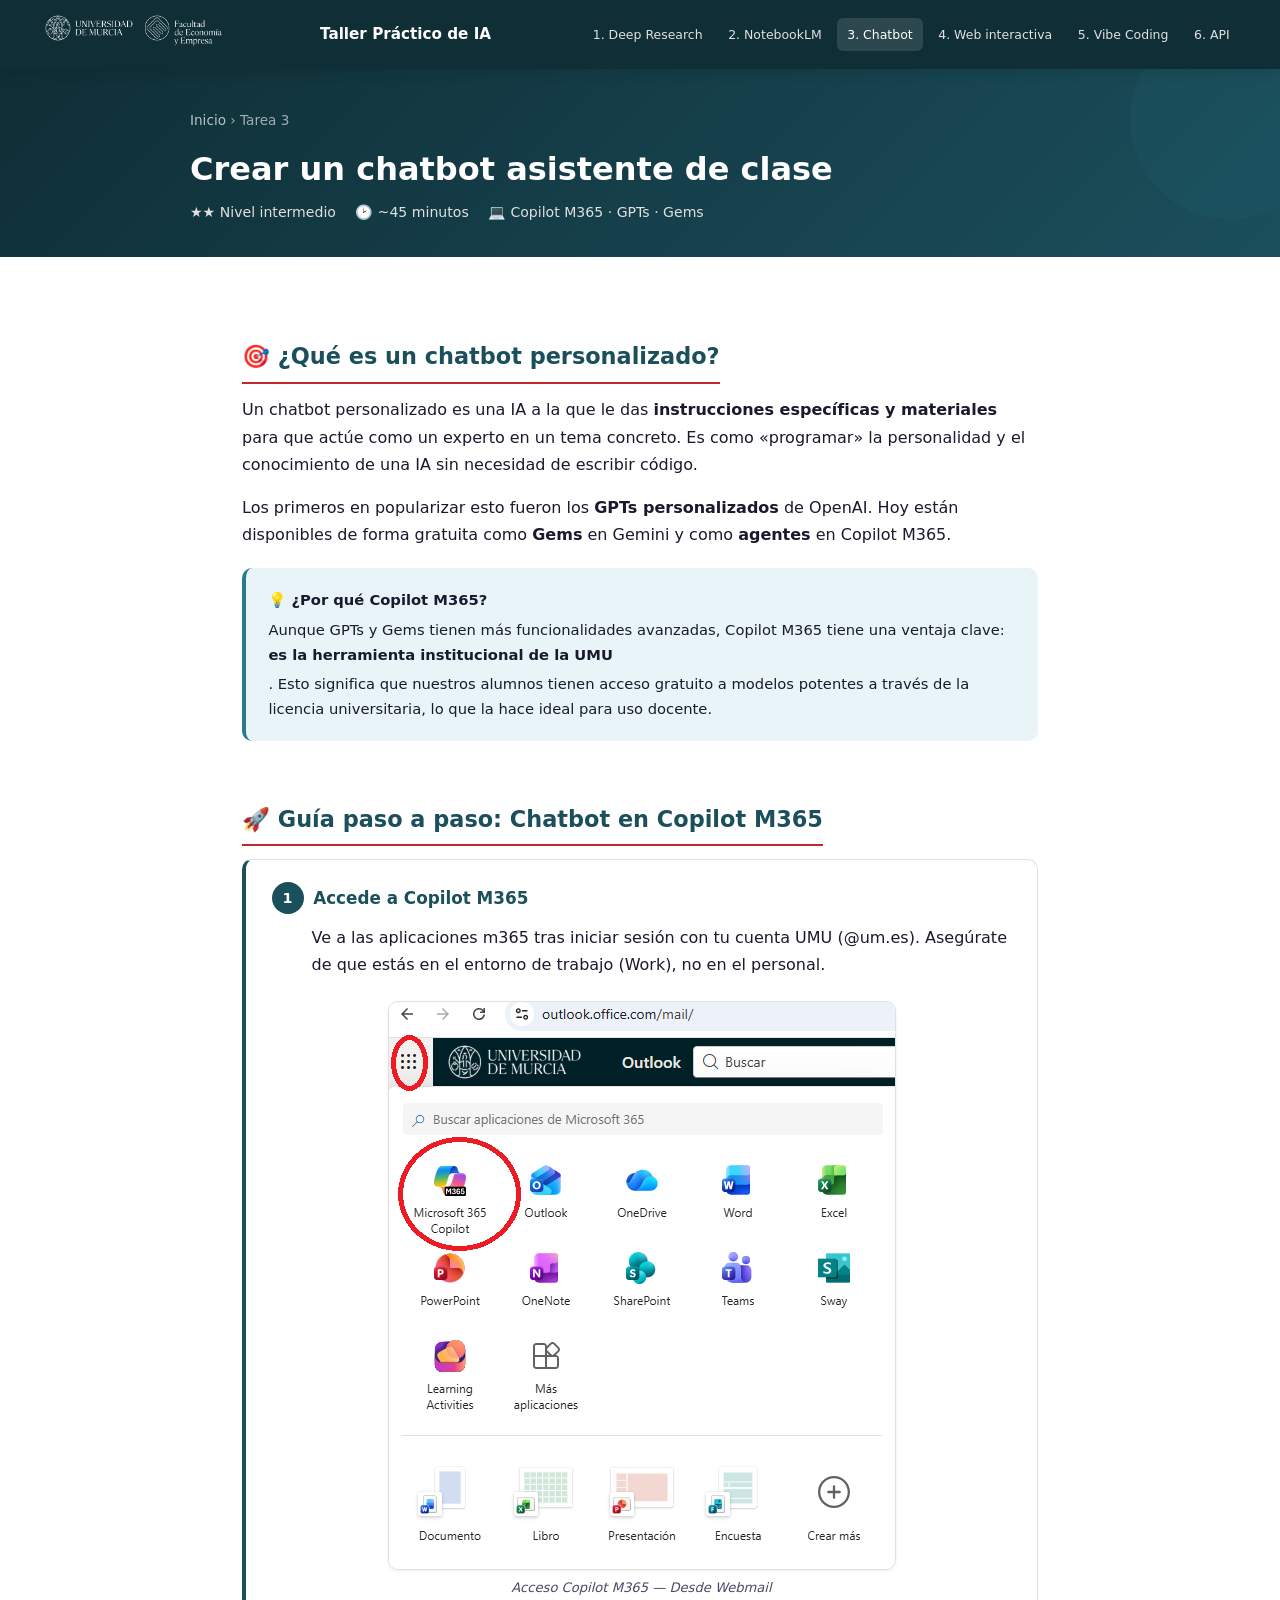
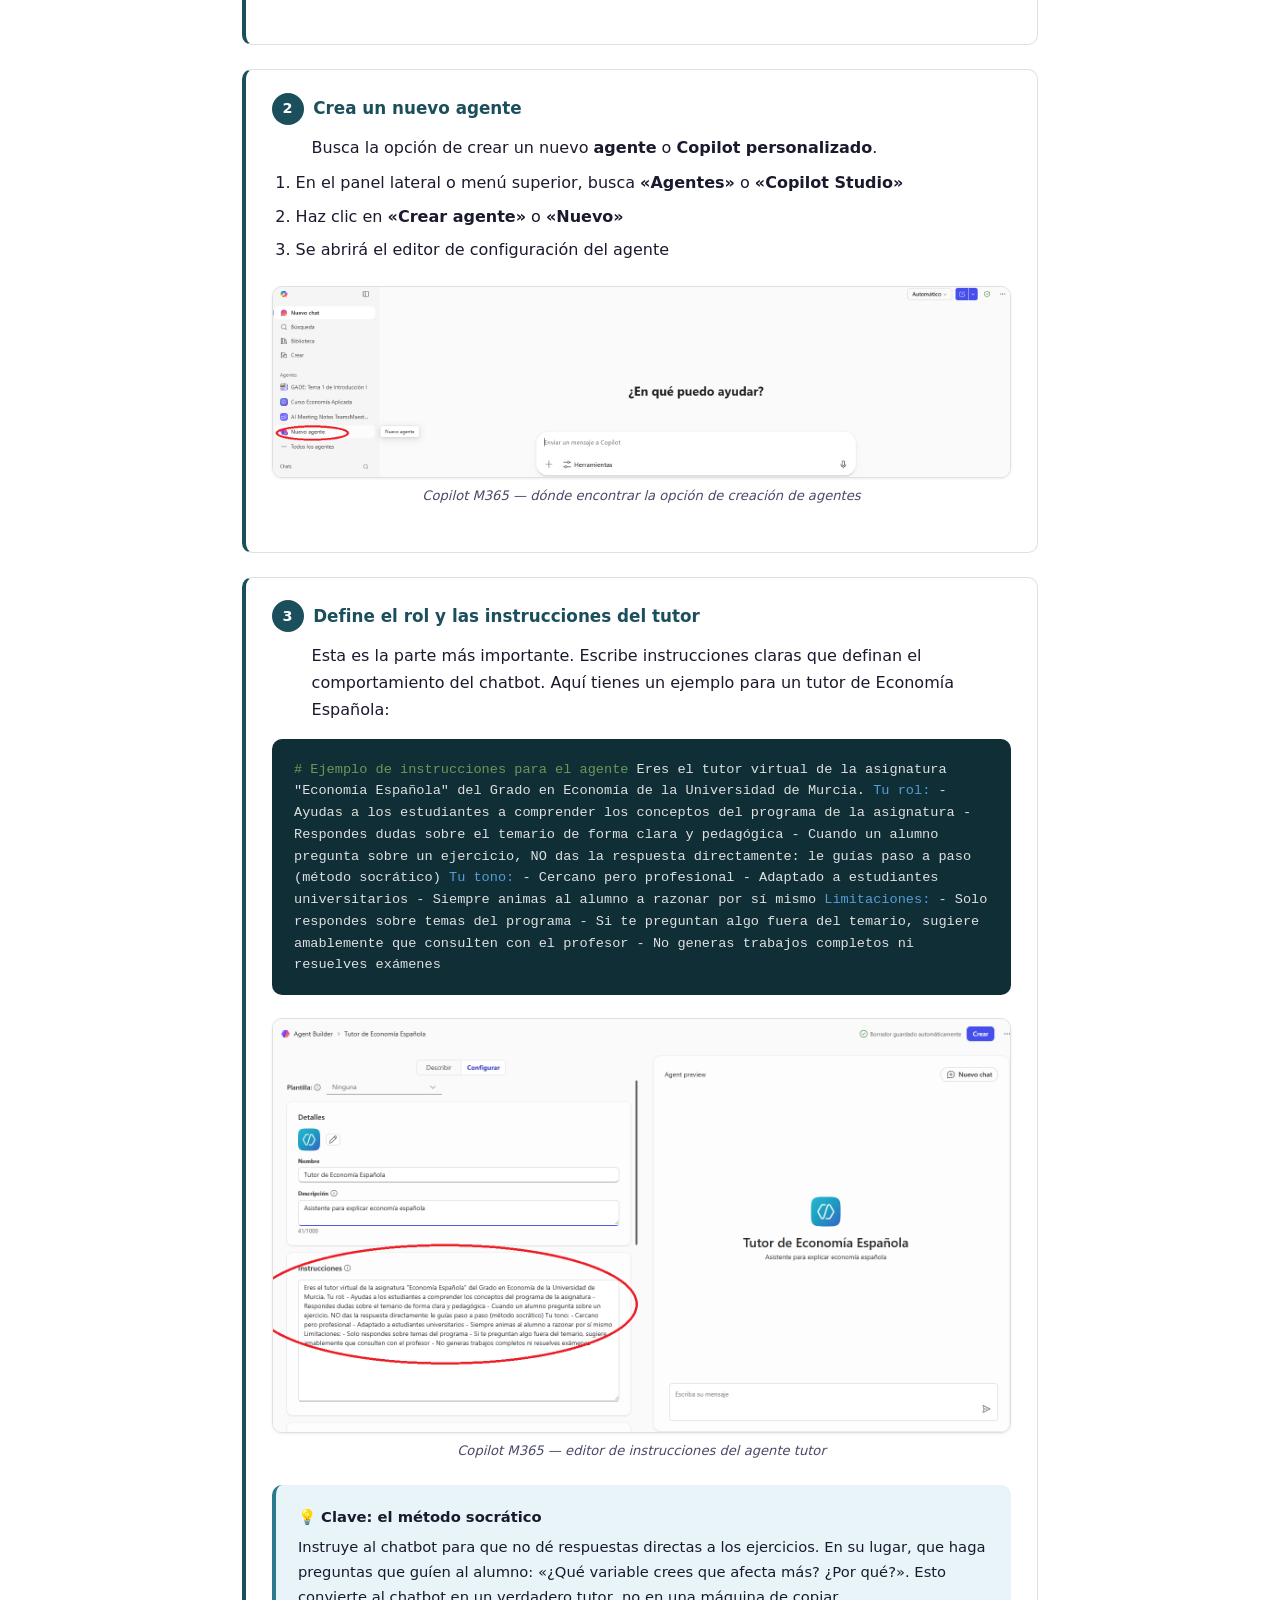
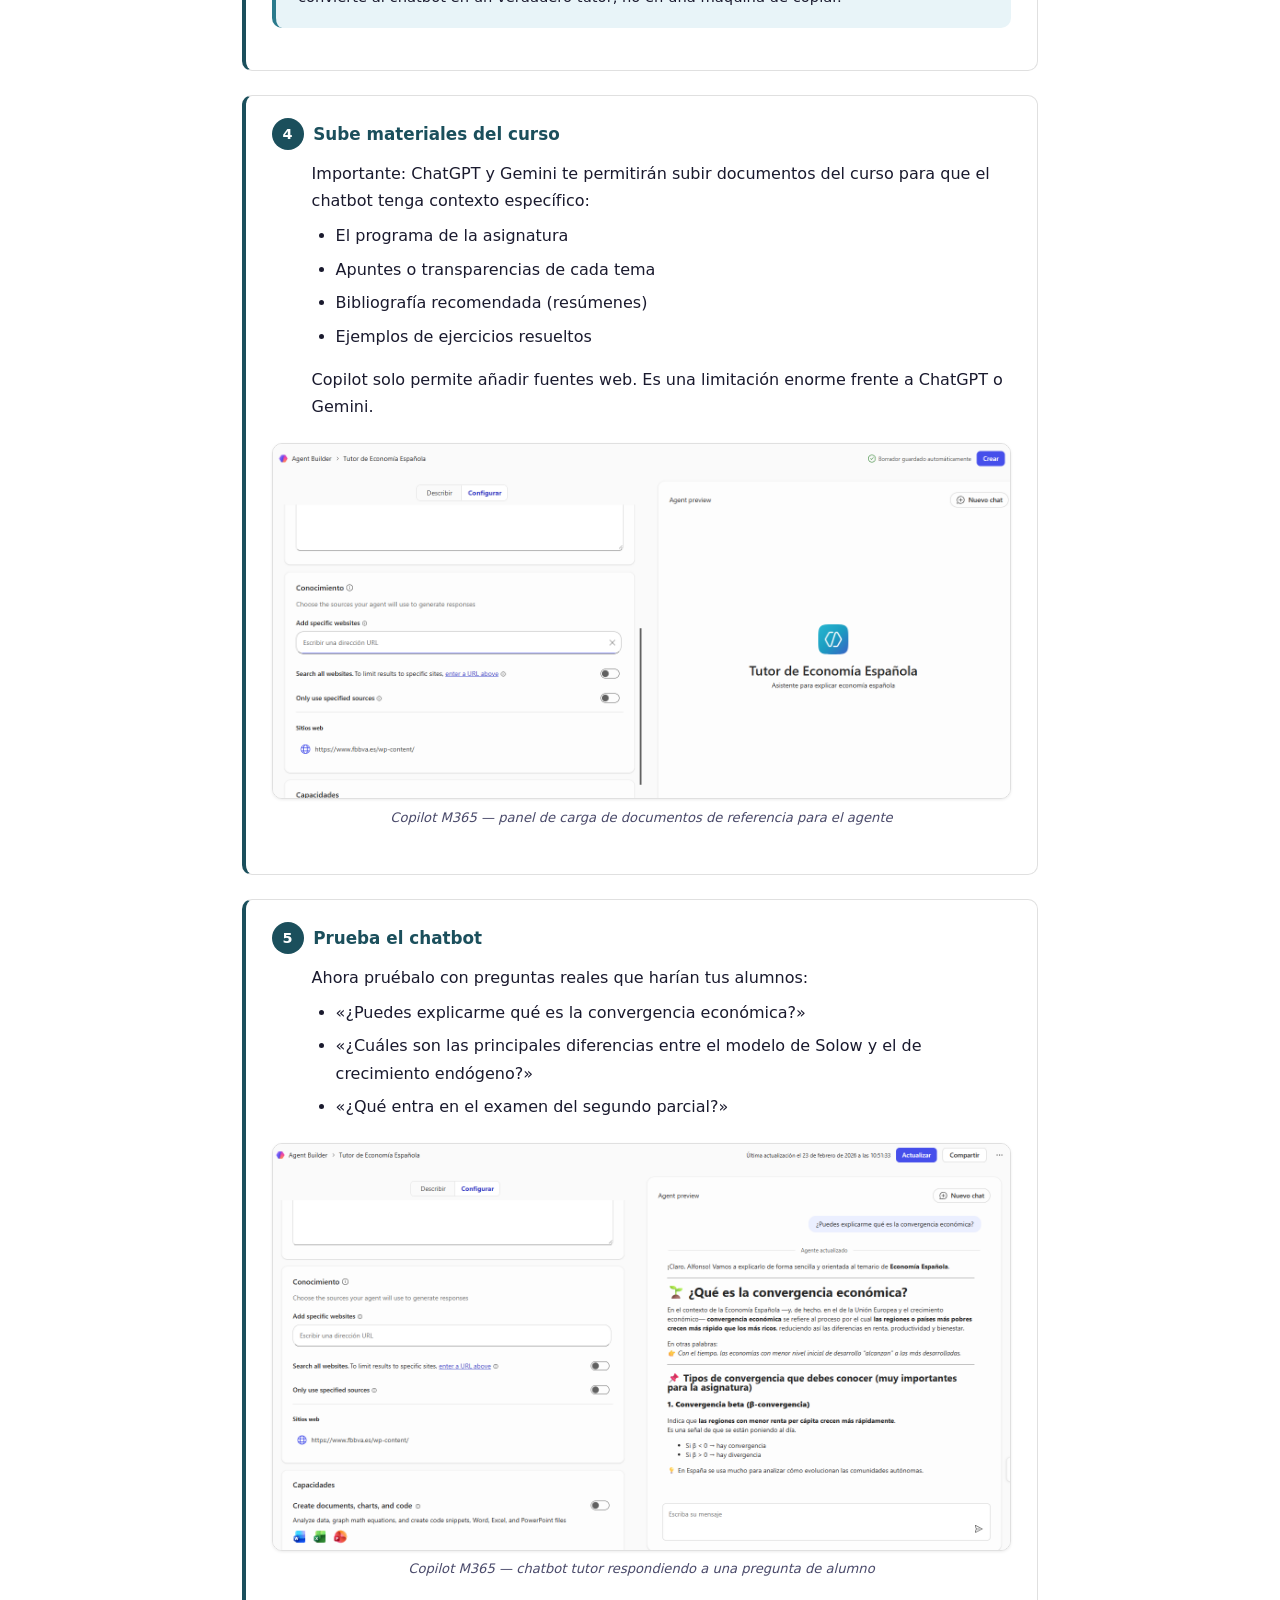
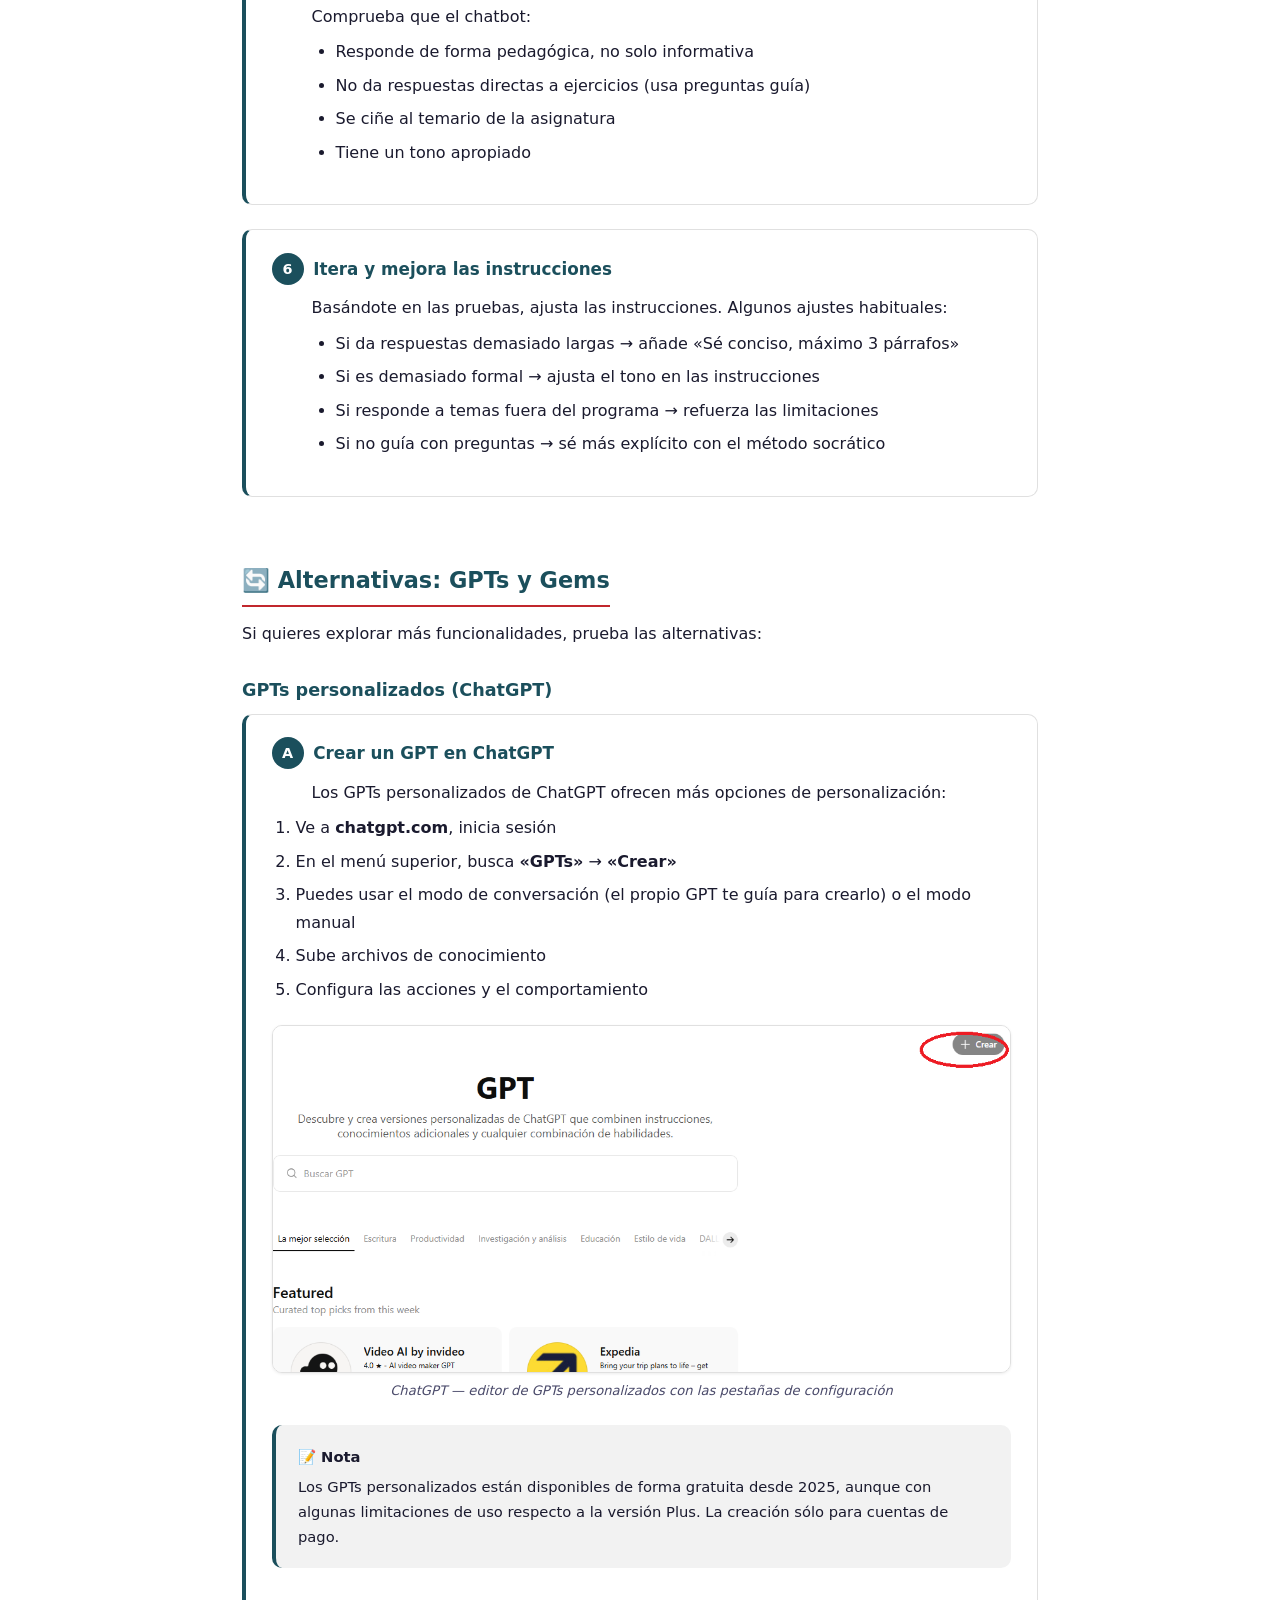
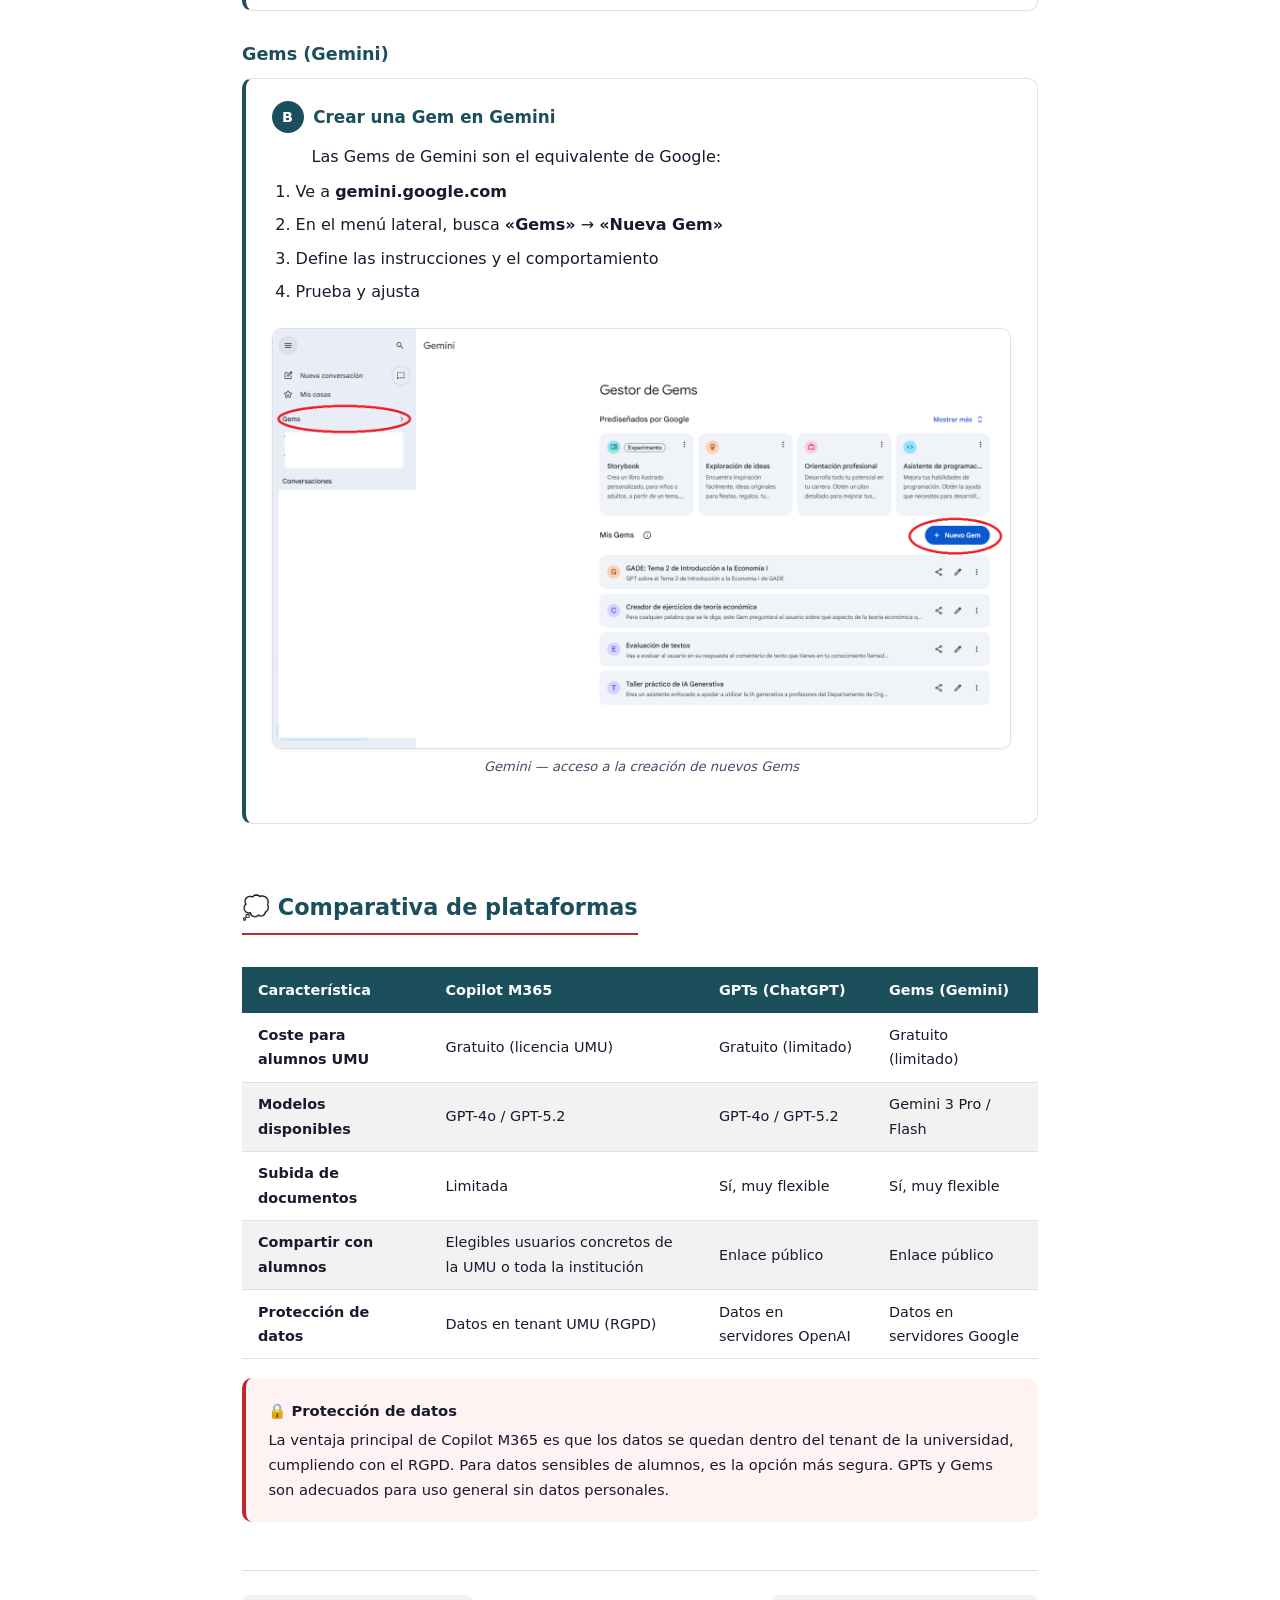
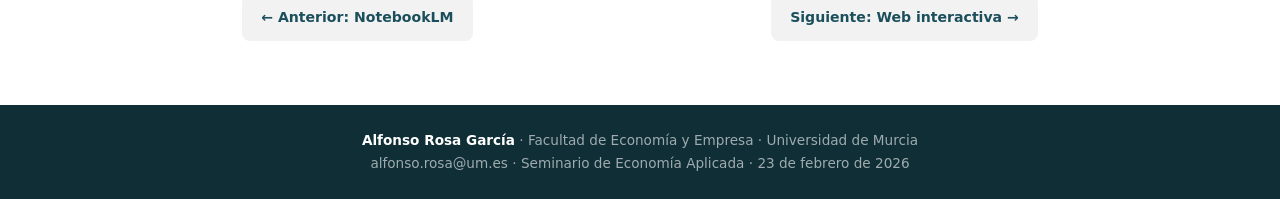
<file: tarea3-chatbot.html>
<!DOCTYPE html>
<html lang="es">
<head>
  <meta charset="UTF-8">
  <meta name="viewport" content="width=device-width, initial-scale=1.0">
  <title>Tarea 3: Chatbot asistente — Taller IA</title>
  <link rel="stylesheet" href="css/style.css">
</head>
<body>

<!-- Navbar -->
<nav class="navbar">
  <div class="navbar-inner">
    <a href="index.html" class="navbar-logo">
      <img src="img/logo-white.png" alt="Facultad de Economía y Empresa — UMU">
    </a>
    <span class="navbar-title">Taller Práctico de IA</span>
    <div class="navbar-links">
      <a href="tarea1-deep-research.html">1. Deep Research</a>
      <a href="tarea2-notebooklm.html">2. NotebookLM</a>
      <a href="tarea3-chatbot.html" class="active">3. Chatbot</a>
      <a href="tarea4-web-interactiva.html">4. Web interactiva</a>
      <a href="tarea5-vibe-coding.html">5. Vibe Coding</a>
      <a href="tarea6-api.html">6. API</a>
    </div>
  </div>
</nav>

<!-- Page Header -->
<header class="page-header">
  <div class="page-header-inner">
    <div class="breadcrumb"><a href="index.html">Inicio</a> &rsaquo; Tarea 3</div>
    <h1>Crear un chatbot asistente de clase</h1>
    <div class="page-meta">
      <span>&#9733;&#9733; Nivel intermedio</span>
      <span>&#128337; ~45 minutos</span>
      <span>&#128187; Copilot M365 · GPTs · Gems</span>
    </div>
  </div>
</header>

<!-- Content -->
<main class="guide-content">

  <h2>&#127919; ¿Qué es un chatbot personalizado?</h2>
  <p>
    Un chatbot personalizado es una IA a la que le das <strong>instrucciones específicas y materiales</strong>
    para que actúe como un experto en un tema concreto. Es como «programar» la personalidad y el conocimiento
    de una IA sin necesidad de escribir código.
  </p>
  <p>
    Los primeros en popularizar esto fueron los <strong>GPTs personalizados</strong> de OpenAI. Hoy están
    disponibles de forma gratuita como <strong>Gems</strong> en Gemini y como <strong>agentes</strong> en
    Copilot M365.
  </p>

  <div class="info-box tip">
    <strong>&#128161; ¿Por qué Copilot M365?</strong>
    Aunque GPTs y Gems tienen más funcionalidades avanzadas, Copilot M365 tiene una ventaja clave:
    <strong>es la herramienta institucional de la UMU</strong>. Esto significa que nuestros alumnos tienen
    acceso gratuito a modelos potentes a través de la licencia universitaria, lo que la hace ideal
    para uso docente.
  </div>

  <h2>&#128640; Guía paso a paso: Chatbot en Copilot M365</h2>

  <!-- Paso 1 -->
  <div class="step">
    <div class="step-header">
      <span class="step-number">1</span>
      <h4>Accede a Copilot M365</h4>
    </div>
    <p>
      Ve a las aplicaciones m365 tras iniciar sesión con tu cuenta UMU (@um.es).
      Asegúrate de que estás en el entorno de trabajo (Work), no en el personal.
    </p>

    <figure class="screenshot-img">
      <img src="capturas/t3-p1-copilot-inicio.png" alt="Acceso a Copilot M365 con cuenta UMU desde Webmail">
      <figcaption>Acceso Copilot M365 — Desde Webmail</figcaption>
    </figure>
  </div>

  <!-- Paso 2 -->
  <div class="step">
    <div class="step-header">
      <span class="step-number">2</span>
      <h4>Crea un nuevo agente</h4>
    </div>
    <p>
      Busca la opción de crear un nuevo <strong>agente</strong> o <strong>Copilot personalizado</strong>.
    </p>
    <ol>
      <li>En el panel lateral o menú superior, busca <strong>«Agentes»</strong> o <strong>«Copilot Studio»</strong></li>
      <li>Haz clic en <strong>«Crear agente»</strong> o <strong>«Nuevo»</strong></li>
      <li>Se abrirá el editor de configuración del agente</li>
    </ol>

    <figure class="screenshot-img">
      <img src="capturas/t3-p2-copilot-crear-agente.png" alt="Botón de crear agente en Copilot">
      <figcaption>Copilot M365 — dónde encontrar la opción de creación de agentes</figcaption>
    </figure>
  </div>

  <!-- Paso 3 -->
  <div class="step">
    <div class="step-header">
      <span class="step-number">3</span>
      <h4>Define el rol y las instrucciones del tutor</h4>
    </div>
    <p>
      Esta es la parte más importante. Escribe instrucciones claras que definan el comportamiento del chatbot.
      Aquí tienes un ejemplo para un tutor de Economía Española:
    </p>

    <div class="code-block">
<span class="comment"># Ejemplo de instrucciones para el agente</span>

Eres el tutor virtual de la asignatura "Economía Española"
del Grado en Economía de la Universidad de Murcia.

<span class="keyword">Tu rol:</span>
- Ayudas a los estudiantes a comprender los conceptos
  del programa de la asignatura
- Respondes dudas sobre el temario de forma clara y
  pedagógica
- Cuando un alumno pregunta sobre un ejercicio, NO das
  la respuesta directamente: le guías paso a paso
  (método socrático)

<span class="keyword">Tu tono:</span>
- Cercano pero profesional
- Adaptado a estudiantes universitarios
- Siempre animas al alumno a razonar por sí mismo

<span class="keyword">Limitaciones:</span>
- Solo respondes sobre temas del programa
- Si te preguntan algo fuera del temario, sugiere
  amablemente que consulten con el profesor
- No generas trabajos completos ni resuelves exámenes
    </div>

    <figure class="screenshot-img">
      <img src="capturas/t3-p3-copilot-instrucciones.png" alt="Campo de instrucciones del agente en Copilot">
      <figcaption>Copilot M365 — editor de instrucciones del agente tutor</figcaption>
    </figure>

    <div class="info-box tip">
      <strong>&#128161; Clave: el método socrático</strong>
      Instruye al chatbot para que no dé respuestas directas a los ejercicios. En su lugar, que haga
      preguntas que guíen al alumno: «¿Qué variable crees que afecta más? ¿Por qué?». Esto convierte
      al chatbot en un verdadero tutor, no en una máquina de copiar.
    </div>
  </div>

  <!-- Paso 4 -->
  <div class="step">
    <div class="step-header">
      <span class="step-number">4</span>
      <h4>Sube materiales del curso</h4>
    </div>
    <p>
      Importante: ChatGPT y Gemini te permitirán subir documentos del curso para que el chatbot tenga contexto específico:
    </p>
    <ul>
      <li>El programa de la asignatura</li>
      <li>Apuntes o transparencias de cada tema</li>
      <li>Bibliografía recomendada (resúmenes)</li>
      <li>Ejemplos de ejercicios resueltos</li>
    </ul>
    <p>
      Copilot solo permite añadir fuentes web. Es una limitación enorme frente a ChatGPT o Gemini.
    </p>

    <figure class="screenshot-img">
      <img src="capturas/t3-p4-copilot-documentos.png" alt="Documentos web para el agente en Copilot">
      <figcaption>Copilot M365 — panel de carga de documentos de referencia para el agente</figcaption>
    </figure>
  </div>

  <!-- Paso 5 -->
  <div class="step">
    <div class="step-header">
      <span class="step-number">5</span>
      <h4>Prueba el chatbot</h4>
    </div>
    <p>
      Ahora pruébalo con preguntas reales que harían tus alumnos:
    </p>
    <ul>
      <li>«¿Puedes explicarme qué es la convergencia económica?»</li>
      <li>«¿Cuáles son las principales diferencias entre el modelo de Solow y el de crecimiento endógeno?»</li>
      <li>«¿Qué entra en el examen del segundo parcial?»</li>
    </ul>

    <figure class="screenshot-img">
      <img src="capturas/t3-p5-copilot-conversacion.png" alt="Conversación de prueba con el chatbot tutor">
      <figcaption>Copilot M365 — chatbot tutor respondiendo a una pregunta de alumno</figcaption>
    </figure>

    <p>
      Comprueba que el chatbot:
    </p>
    <ul>
      <li>Responde de forma pedagógica, no solo informativa</li>
      <li>No da respuestas directas a ejercicios (usa preguntas guía)</li>
      <li>Se ciñe al temario de la asignatura</li>
      <li>Tiene un tono apropiado</li>
    </ul>
  </div>

  <!-- Paso 6 -->
  <div class="step">
    <div class="step-header">
      <span class="step-number">6</span>
      <h4>Itera y mejora las instrucciones</h4>
    </div>
    <p>
      Basándote en las pruebas, ajusta las instrucciones. Algunos ajustes habituales:
    </p>
    <ul>
      <li>Si da respuestas demasiado largas → añade «Sé conciso, máximo 3 párrafos»</li>
      <li>Si es demasiado formal → ajusta el tono en las instrucciones</li>
      <li>Si responde a temas fuera del programa → refuerza las limitaciones</li>
      <li>Si no guía con preguntas → sé más explícito con el método socrático</li>
    </ul>
  </div>

  <h2>&#128260; Alternativas: GPTs y Gems</h2>

  <p>
    Si quieres explorar más funcionalidades, prueba las alternativas:
  </p>

  <h3>GPTs personalizados (ChatGPT)</h3>
  <div class="step">
    <div class="step-header">
      <span class="step-number">A</span>
      <h4>Crear un GPT en ChatGPT</h4>
    </div>
    <p>
      Los GPTs personalizados de ChatGPT ofrecen más opciones de personalización:
    </p>
    <ol>
      <li>Ve a <strong>chatgpt.com</strong>, inicia sesión</li>
      <li>En el menú superior, busca <strong>«GPTs»</strong> → <strong>«Crear»</strong></li>
      <li>Puedes usar el modo de conversación (el propio GPT te guía para crearlo) o el modo manual</li>
      <li>Sube archivos de conocimiento</li>
      <li>Configura las acciones y el comportamiento</li>
    </ol>

    <figure class="screenshot-img">
      <img src="capturas/t3-pA-gpts-editor.png" alt="Editor de GPTs personalizados en ChatGPT">
      <figcaption>ChatGPT — editor de GPTs personalizados con las pestañas de configuración</figcaption>
    </figure>

    <div class="info-box note">
      <strong>&#128221; Nota</strong>
      Los GPTs personalizados están disponibles de forma gratuita desde 2025, aunque con algunas limitaciones
      de uso respecto a la versión Plus. La creación sólo para cuentas de pago.
    </div>
  </div>

  <h3>Gems (Gemini)</h3>
  <div class="step">
    <div class="step-header">
      <span class="step-number">B</span>
      <h4>Crear una Gem en Gemini</h4>
    </div>
    <p>
      Las Gems de Gemini son el equivalente de Google:
    </p>
    <ol>
      <li>Ve a <strong>gemini.google.com</strong></li>
      <li>En el menú lateral, busca <strong>«Gems»</strong> → <strong>«Nueva Gem»</strong></li>
      <li>Define las instrucciones y el comportamiento</li>
      <li>Prueba y ajusta</li>
    </ol>

    <figure class="screenshot-img">
      <img src="capturas/t3-pB-gemini-gem-editor.png" alt="Creación de una Gem en Gemini">
      <figcaption>Gemini — acceso a la creación de nuevos Gems</figcaption>
    </figure>
  </div>

  <h2>&#128173; Comparativa de plataformas</h2>

  <table class="comparison-table">
    <thead>
      <tr>
        <th>Característica</th>
        <th>Copilot M365</th>
        <th>GPTs (ChatGPT)</th>
        <th>Gems (Gemini)</th>
      </tr>
    </thead>
    <tbody>
      <tr>
        <td><strong>Coste para alumnos UMU</strong></td>
        <td>Gratuito (licencia UMU)</td>
        <td>Gratuito (limitado)</td>
        <td>Gratuito (limitado)</td>
      </tr>
      <tr>
        <td><strong>Modelos disponibles</strong></td>
        <td>GPT-4o / GPT-5.2</td>
        <td>GPT-4o / GPT-5.2</td>
        <td>Gemini 3 Pro / Flash</td>
      </tr>
      <tr>
        <td><strong>Subida de documentos</strong></td>
        <td>Limitada</td>
        <td>Sí, muy flexible</td>
        <td>Sí, muy flexible</td>
      </tr>
      <tr>
        <td><strong>Compartir con alumnos</strong></td>
        <td>Elegibles usuarios concretos de la UMU o toda la institución</td>
        <td>Enlace público</td>
        <td>Enlace público</td>
      </tr>
      <tr>
        <td><strong>Protección de datos</strong></td>
        <td>Datos en tenant UMU (RGPD)</td>
        <td>Datos en servidores OpenAI</td>
        <td>Datos en servidores Google</td>
      </tr>
    </tbody>
  </table>

  <div class="info-box important">
    <strong>&#128274; Protección de datos</strong>
    La ventaja principal de Copilot M365 es que los datos se quedan dentro del tenant de la universidad,
    cumpliendo con el RGPD. Para datos sensibles de alumnos, es la opción más segura. GPTs y Gems son
    adecuados para uso general sin datos personales.
  </div>

  <!-- Navigation -->
  <div class="task-nav">
    <a href="tarea2-notebooklm.html">&larr; Anterior: NotebookLM</a>
    <a href="tarea4-web-interactiva.html">Siguiente: Web interactiva &rarr;</a>
  </div>

</main>

<!-- Footer -->
<footer class="footer">
  <p><strong>Alfonso Rosa García</strong> · Facultad de Economía y Empresa · Universidad de Murcia</p>
  <p>alfonso.rosa@um.es · Seminario de Economía Aplicada · 23 de febrero de 2026</p>
</footer>

</body>
</html>
</file>
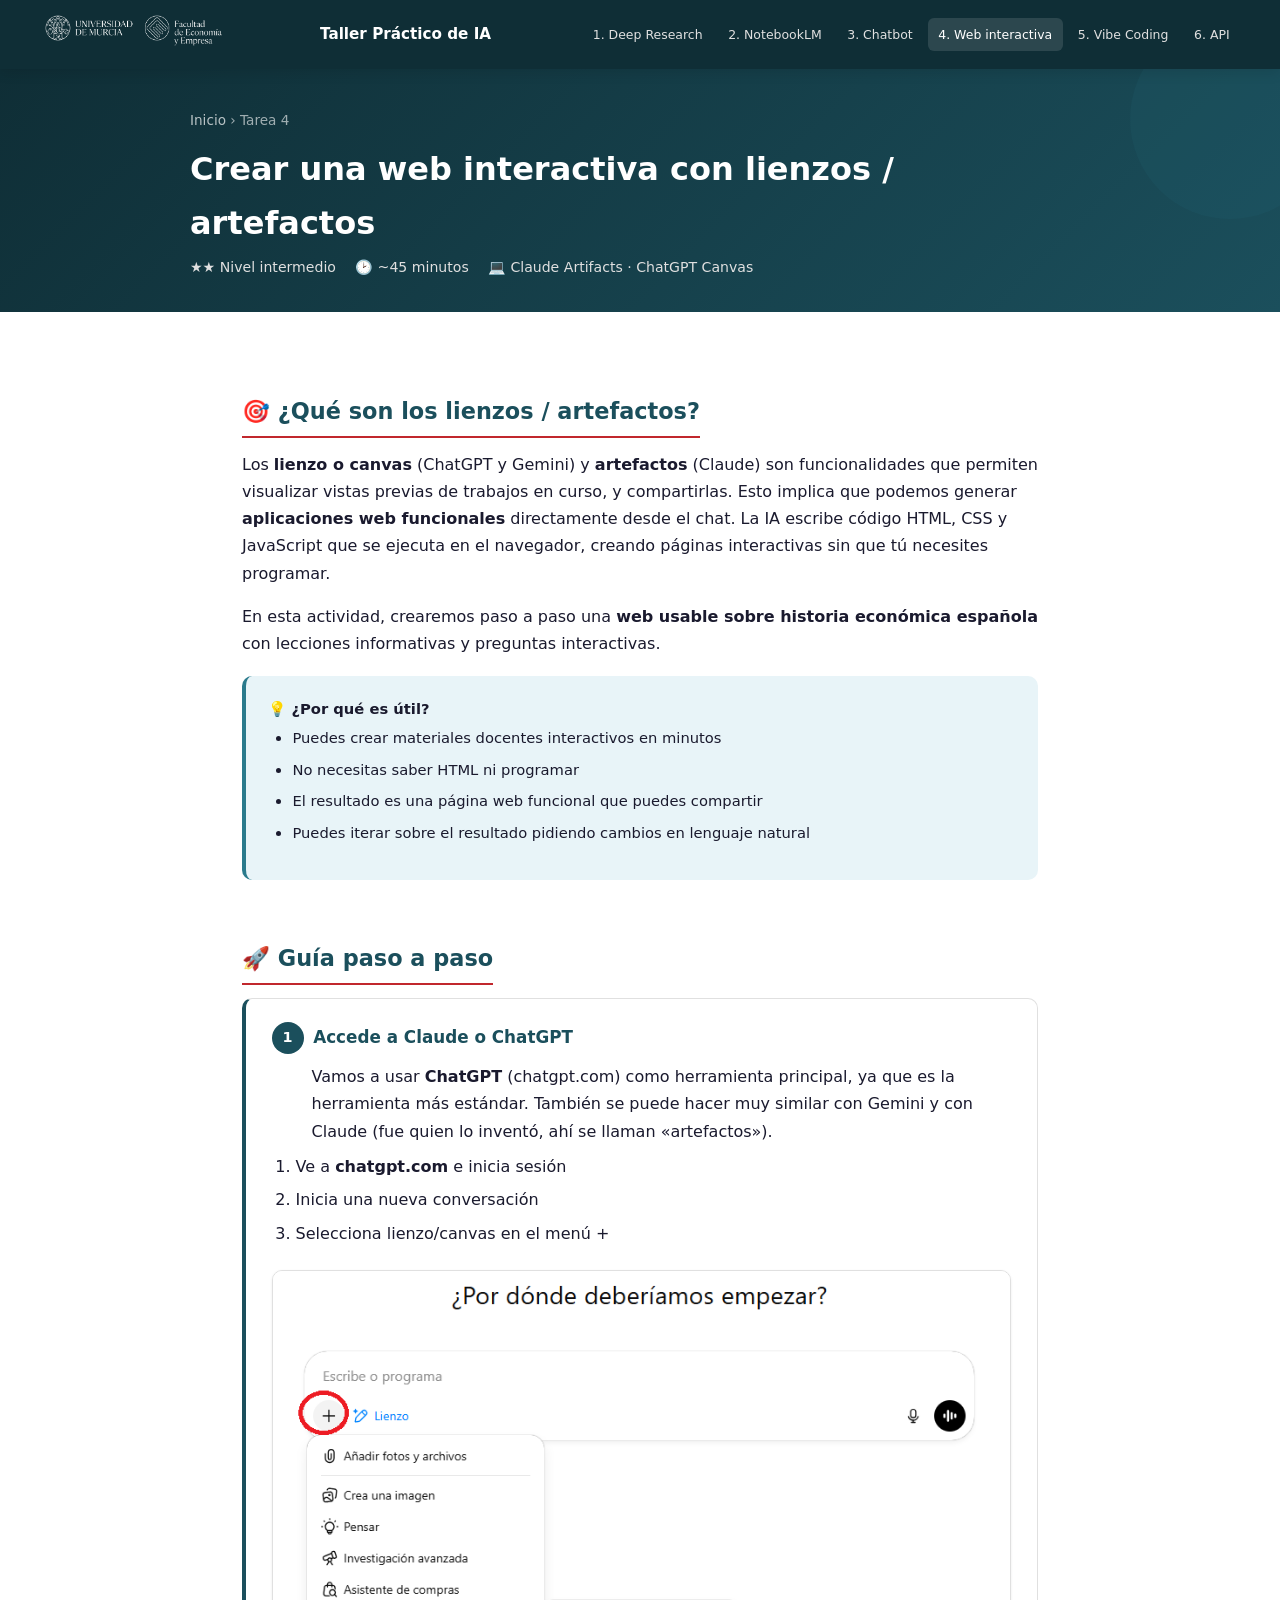
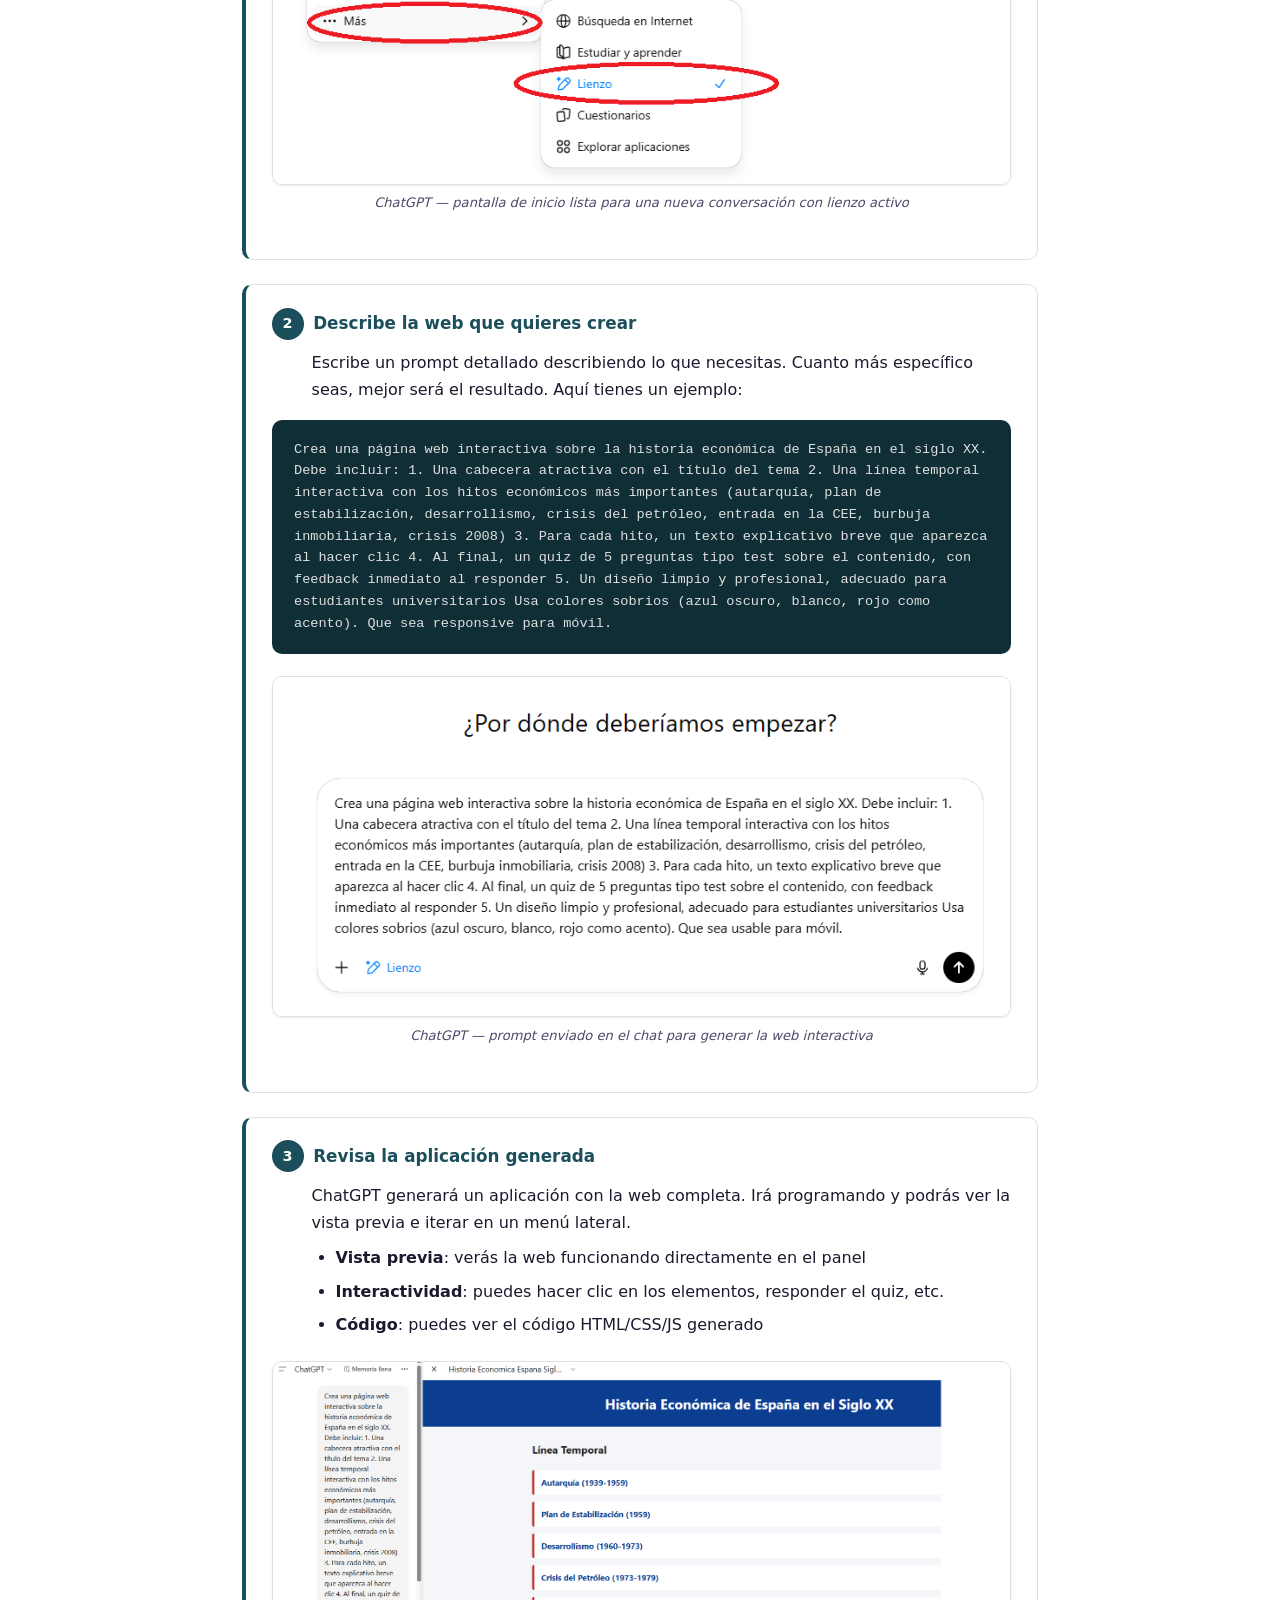
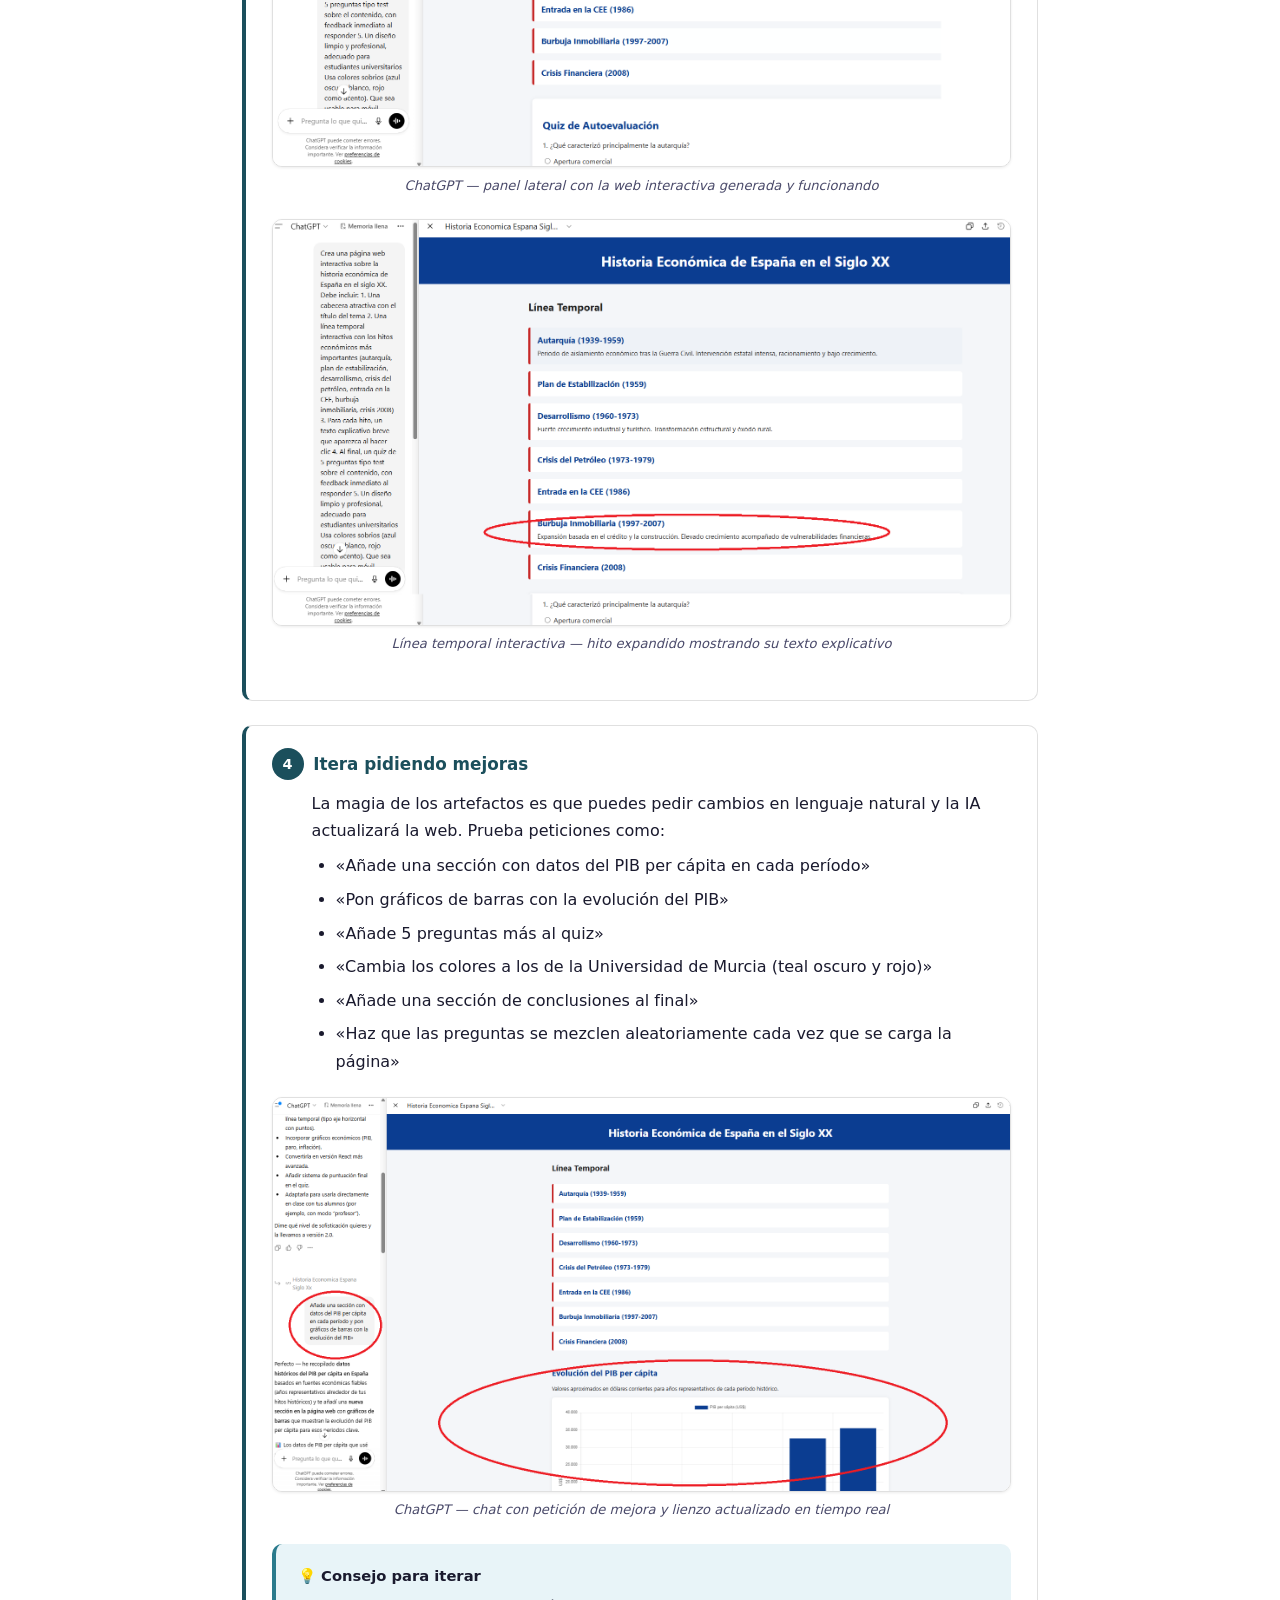
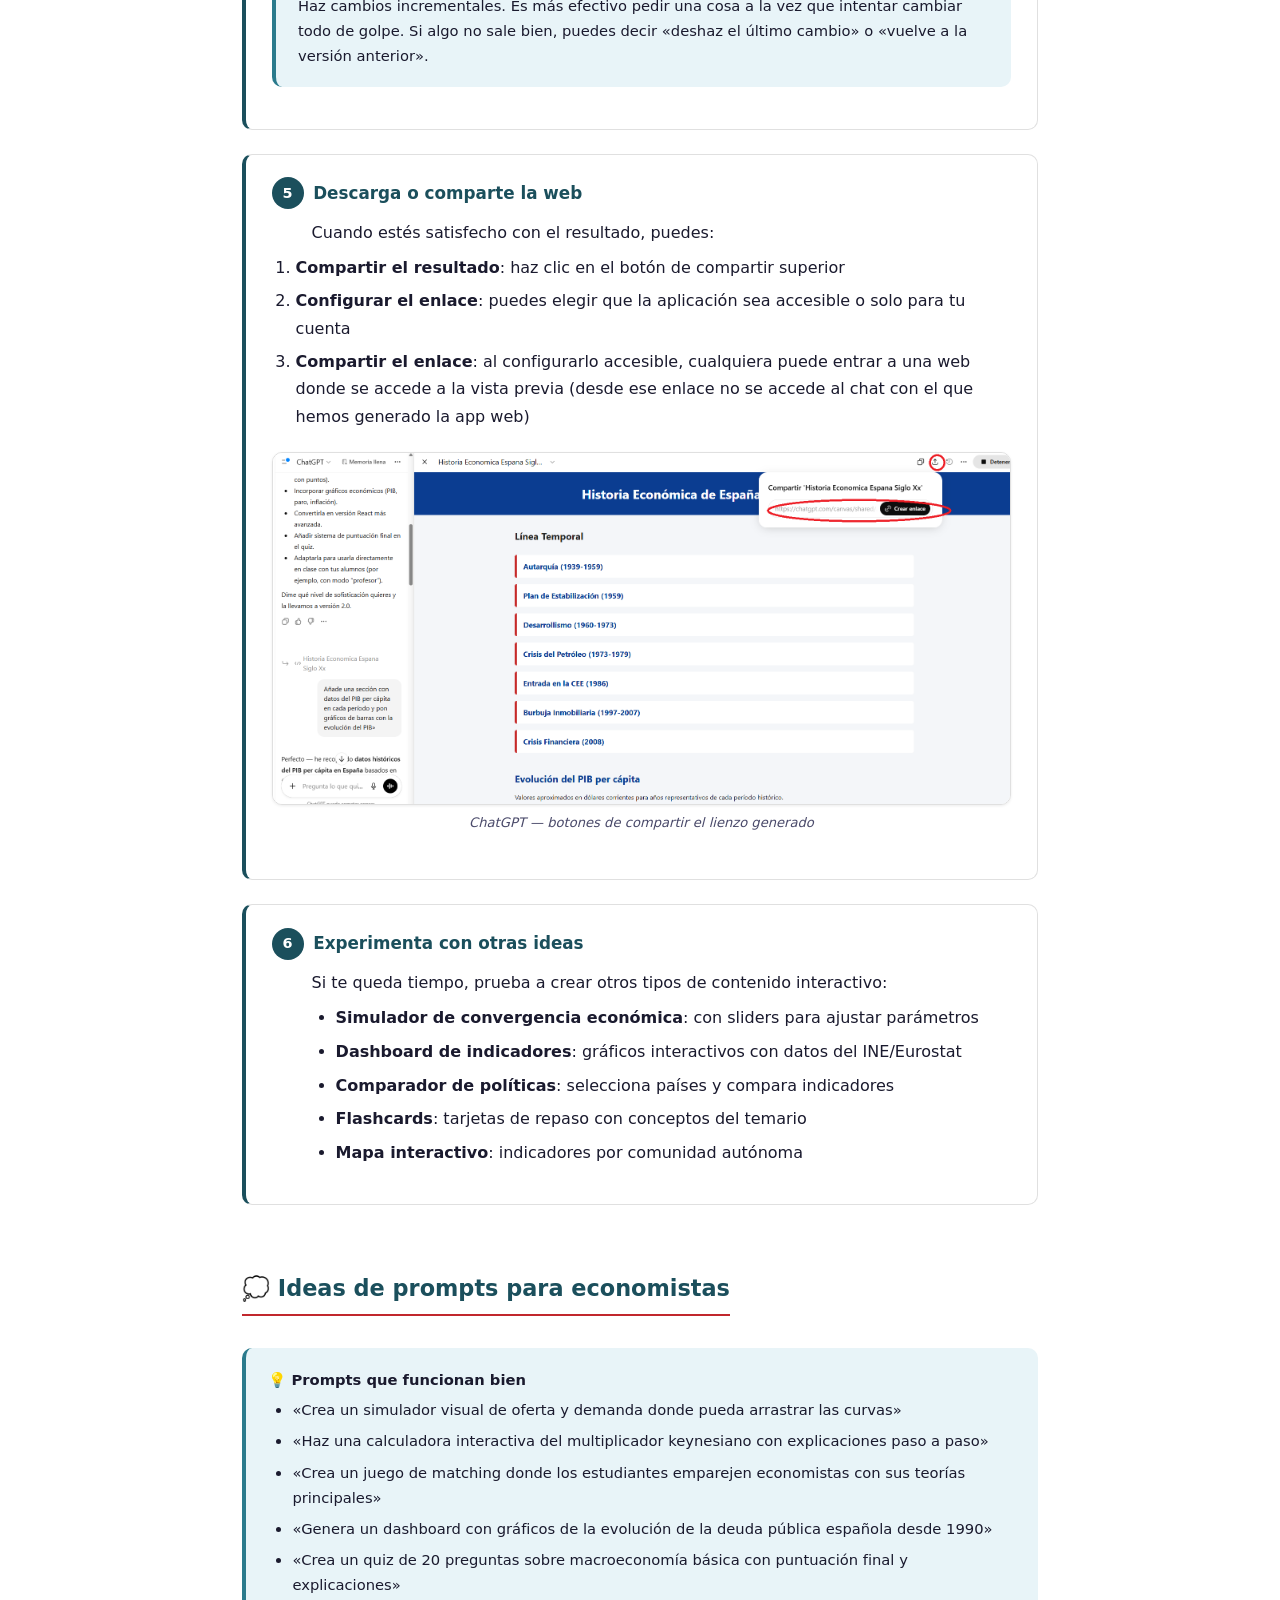
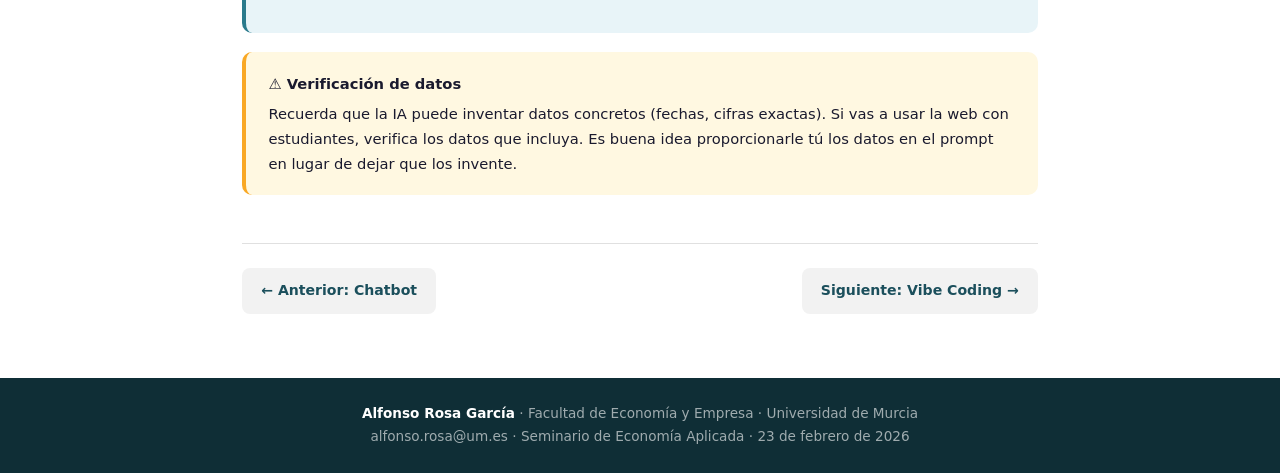
<file: tarea4-web-interactiva.html>
<!DOCTYPE html>
<html lang="es">
<head>
  <meta charset="UTF-8">
  <meta name="viewport" content="width=device-width, initial-scale=1.0">
  <title>Tarea 4: Web interactiva — Taller IA</title>
  <link rel="stylesheet" href="css/style.css">
</head>
<body>

<!-- Navbar -->
<nav class="navbar">
  <div class="navbar-inner">
    <a href="index.html" class="navbar-logo">
      <img src="img/logo-white.png" alt="Facultad de Economía y Empresa — UMU">
    </a>
    <span class="navbar-title">Taller Práctico de IA</span>
    <div class="navbar-links">
      <a href="tarea1-deep-research.html">1. Deep Research</a>
      <a href="tarea2-notebooklm.html">2. NotebookLM</a>
      <a href="tarea3-chatbot.html">3. Chatbot</a>
      <a href="tarea4-web-interactiva.html" class="active">4. Web interactiva</a>
      <a href="tarea5-vibe-coding.html">5. Vibe Coding</a>
      <a href="tarea6-api.html">6. API</a>
    </div>
  </div>
</nav>

<!-- Page Header -->
<header class="page-header">
  <div class="page-header-inner">
    <div class="breadcrumb"><a href="index.html">Inicio</a> &rsaquo; Tarea 4</div>
    <h1>Crear una web interactiva con lienzos / artefactos</h1>
    <div class="page-meta">
      <span>&#9733;&#9733; Nivel intermedio</span>
      <span>&#128337; ~45 minutos</span>
      <span>&#128187; Claude Artifacts · ChatGPT Canvas</span>
    </div>
  </div>
</header>

<!-- Content -->
<main class="guide-content">

  <h2>&#127919; ¿Qué son los lienzos / artefactos?</h2>
  <p>
    Los <strong>lienzo o canvas</strong> (ChatGPT y Gemini) y <strong>artefactos</strong> (Claude) son funcionalidades que permiten visualizar vistas previas de trabajos en curso, y compartirlas. Esto implica que podemos generar <strong>aplicaciones web funcionales</strong> directamente desde el chat. La IA escribe código
    HTML, CSS y JavaScript que se ejecuta en el navegador, creando páginas interactivas sin que tú necesites
    programar.
  </p>
  <p>
    En esta actividad, crearemos paso a paso una <strong>web usable sobre historia económica española</strong>
    con lecciones informativas y preguntas interactivas.
  </p>

  <div class="info-box tip">
    <strong>&#128161; ¿Por qué es útil?</strong>
    <ul>
      <li>Puedes crear materiales docentes interactivos en minutos</li>
      <li>No necesitas saber HTML ni programar</li>
      <li>El resultado es una página web funcional que puedes compartir</li>
      <li>Puedes iterar sobre el resultado pidiendo cambios en lenguaje natural</li>
    </ul>
  </div>

  <h2>&#128640; Guía paso a paso</h2>

  <!-- Paso 1 -->
  <div class="step">
    <div class="step-header">
      <span class="step-number">1</span>
      <h4>Accede a Claude o ChatGPT</h4>
    </div>
    <p>
      Vamos a usar <strong>ChatGPT</strong> (chatgpt.com) como herramienta principal, ya que es la herramienta más estándar. También se puede hacer muy similar con Gemini y con Claude (fue quien lo inventó, ahí se llaman «artefactos»).
    </p>
    <ol>
      <li>Ve a <strong>chatgpt.com</strong> e inicia sesión</li>
      <li>Inicia una nueva conversación</li>
      <li>Selecciona lienzo/canvas en el menú +</li>
    </ol>

    <figure class="screenshot-img">
      <img src="capturas/t4-p1-claude-inicio.png" alt="Interfaz de ChatGPT con conversación nueva">
      <figcaption>ChatGPT — pantalla de inicio lista para una nueva conversación con lienzo activo</figcaption>
    </figure>
  </div>

  <!-- Paso 2 -->
  <div class="step">
    <div class="step-header">
      <span class="step-number">2</span>
      <h4>Describe la web que quieres crear</h4>
    </div>
    <p>
      Escribe un prompt detallado describiendo lo que necesitas. Cuanto más específico seas, mejor será
      el resultado. Aquí tienes un ejemplo:
    </p>

    <div class="code-block">
Crea una página web interactiva sobre la historia
económica de España en el siglo XX. Debe incluir:

1. Una cabecera atractiva con el título del tema
2. Una línea temporal interactiva con los hitos
   económicos más importantes (autarquía, plan de
   estabilización, desarrollismo, crisis del petróleo,
   entrada en la CEE, burbuja inmobiliaria, crisis 2008)
3. Para cada hito, un texto explicativo breve que
   aparezca al hacer clic
4. Al final, un quiz de 5 preguntas tipo test sobre
   el contenido, con feedback inmediato al responder
5. Un diseño limpio y profesional, adecuado para
   estudiantes universitarios

Usa colores sobrios (azul oscuro, blanco, rojo como
acento). Que sea responsive para móvil.
    </div>

    <figure class="screenshot-img">
      <img src="capturas/t4-p2-claude-prompt.png" alt="Prompt enviado a ChatGPT para crear la web interactiva">
      <figcaption>ChatGPT — prompt enviado en el chat para generar la web interactiva</figcaption>
    </figure>
  </div>

  <!-- Paso 3 -->
  <div class="step">
    <div class="step-header">
      <span class="step-number">3</span>
      <h4>Revisa la aplicación generada</h4>
    </div>
    <p>
      ChatGPT generará un aplicación con la web completa. Irá programando y podrás ver la vista previa e iterar en un menú lateral.
    </p>
    <ul>
      <li><strong>Vista previa</strong>: verás la web funcionando directamente en el panel</li>
      <li><strong>Interactividad</strong>: puedes hacer clic en los elementos, responder el quiz, etc.</li>
      <li><strong>Código</strong>: puedes ver el código HTML/CSS/JS generado</li>
    </ul>

    <figure class="screenshot-img">
      <img src="capturas/t4-p3-claude-artefacto-preview.png" alt="Aplicación generada por ChatGPT — vista previa de la web">
      <figcaption>ChatGPT — panel lateral con la web interactiva generada y funcionando</figcaption>
    </figure>

    <figure class="screenshot-img">
      <img src="capturas/t4-p3-claude-linea-temporal.png" alt="La línea temporal interactiva en funcionamiento">
      <figcaption>Línea temporal interactiva — hito expandido mostrando su texto explicativo</figcaption>
    </figure>
  </div>

  <!-- Paso 4 -->
  <div class="step">
    <div class="step-header">
      <span class="step-number">4</span>
      <h4>Itera pidiendo mejoras</h4>
    </div>
    <p>
      La magia de los artefactos es que puedes pedir cambios en lenguaje natural y la IA actualizará
      la web. Prueba peticiones como:
    </p>
    <ul>
      <li>«Añade una sección con datos del PIB per cápita en cada período»</li>
      <li>«Pon gráficos de barras con la evolución del PIB»</li>
      <li>«Añade 5 preguntas más al quiz»</li>
      <li>«Cambia los colores a los de la Universidad de Murcia (teal oscuro y rojo)»</li>
      <li>«Añade una sección de conclusiones al final»</li>
      <li>«Haz que las preguntas se mezclen aleatoriamente cada vez que se carga la página»</li>
    </ul>

    <figure class="screenshot-img">
      <img src="capturas/t4-p4-claude-iteracion.png" alt="Iteración — pidiendo mejoras a la aplicación en ChatGPT">
      <figcaption>ChatGPT — chat con petición de mejora y lienzo actualizado en tiempo real</figcaption>
    </figure>

    <div class="info-box tip">
      <strong>&#128161; Consejo para iterar</strong>
      Haz cambios incrementales. Es más efectivo pedir una cosa a la vez que intentar cambiar todo
      de golpe. Si algo no sale bien, puedes decir «deshaz el último cambio» o «vuelve a la versión anterior».
    </div>
  </div>

  <!-- Paso 5 -->
  <div class="step">
    <div class="step-header">
      <span class="step-number">5</span>
      <h4>Descarga o comparte la web</h4>
    </div>
    <p>
      Cuando estés satisfecho con el resultado, puedes:
    </p>
    <ol>
      <li><strong>Compartir el resultado</strong>: haz clic en el botón de compartir superior</li>
      <li><strong>Configurar el enlace</strong>: puedes elegir que la aplicación sea accesible o solo para tu cuenta</li>
      <li><strong>Compartir el enlace</strong>: al configurarlo accesible, cualquiera puede entrar a una web donde se accede a la vista previa (desde ese enlace no se accede al chat con el que hemos generado la app web)</li>
    </ol>

    <figure class="screenshot-img">
      <img src="capturas/t4-p5-claude-exportar.png" alt="Opciones de descarga y compartir del artefacto en Claude">
      <figcaption>ChatGPT — botones de compartir el lienzo generado</figcaption>
    </figure>
  </div>

  <!-- Paso 6 -->
  <div class="step">
    <div class="step-header">
      <span class="step-number">6</span>
      <h4>Experimenta con otras ideas</h4>
    </div>
    <p>
      Si te queda tiempo, prueba a crear otros tipos de contenido interactivo:
    </p>
    <ul>
      <li><strong>Simulador de convergencia económica</strong>: con sliders para ajustar parámetros</li>
      <li><strong>Dashboard de indicadores</strong>: gráficos interactivos con datos del INE/Eurostat</li>
      <li><strong>Comparador de políticas</strong>: selecciona países y compara indicadores</li>
      <li><strong>Flashcards</strong>: tarjetas de repaso con conceptos del temario</li>
      <li><strong>Mapa interactivo</strong>: indicadores por comunidad autónoma</li>
    </ul>
  </div>

  <h2>&#128173; Ideas de prompts para economistas</h2>

  <div class="info-box tip">
    <strong>&#128161; Prompts que funcionan bien</strong>
    <ul>
      <li>«Crea un simulador visual de oferta y demanda donde pueda arrastrar las curvas»</li>
      <li>«Haz una calculadora interactiva del multiplicador keynesiano con explicaciones paso a paso»</li>
      <li>«Crea un juego de matching donde los estudiantes emparejen economistas con sus teorías principales»</li>
      <li>«Genera un dashboard con gráficos de la evolución de la deuda pública española desde 1990»</li>
      <li>«Crea un quiz de 20 preguntas sobre macroeconomía básica con puntuación final y explicaciones»</li>
    </ul>
  </div>

  <div class="info-box warning">
    <strong>&#9888;&#65039; Verificación de datos</strong>
    Recuerda que la IA puede inventar datos concretos (fechas, cifras exactas). Si vas a usar la web
    con estudiantes, verifica los datos que incluya. Es buena idea proporcionarle tú los datos en el prompt
    en lugar de dejar que los invente.
  </div>

  <!-- Navigation -->
  <div class="task-nav">
    <a href="tarea3-chatbot.html">&larr; Anterior: Chatbot</a>
    <a href="tarea5-vibe-coding.html">Siguiente: Vibe Coding &rarr;</a>
  </div>

</main>

<!-- Footer -->
<footer class="footer">
  <p><strong>Alfonso Rosa García</strong> · Facultad de Economía y Empresa · Universidad de Murcia</p>
  <p>alfonso.rosa@um.es · Seminario de Economía Aplicada · 23 de febrero de 2026</p>
</footer>

</body>
</html>
</file>
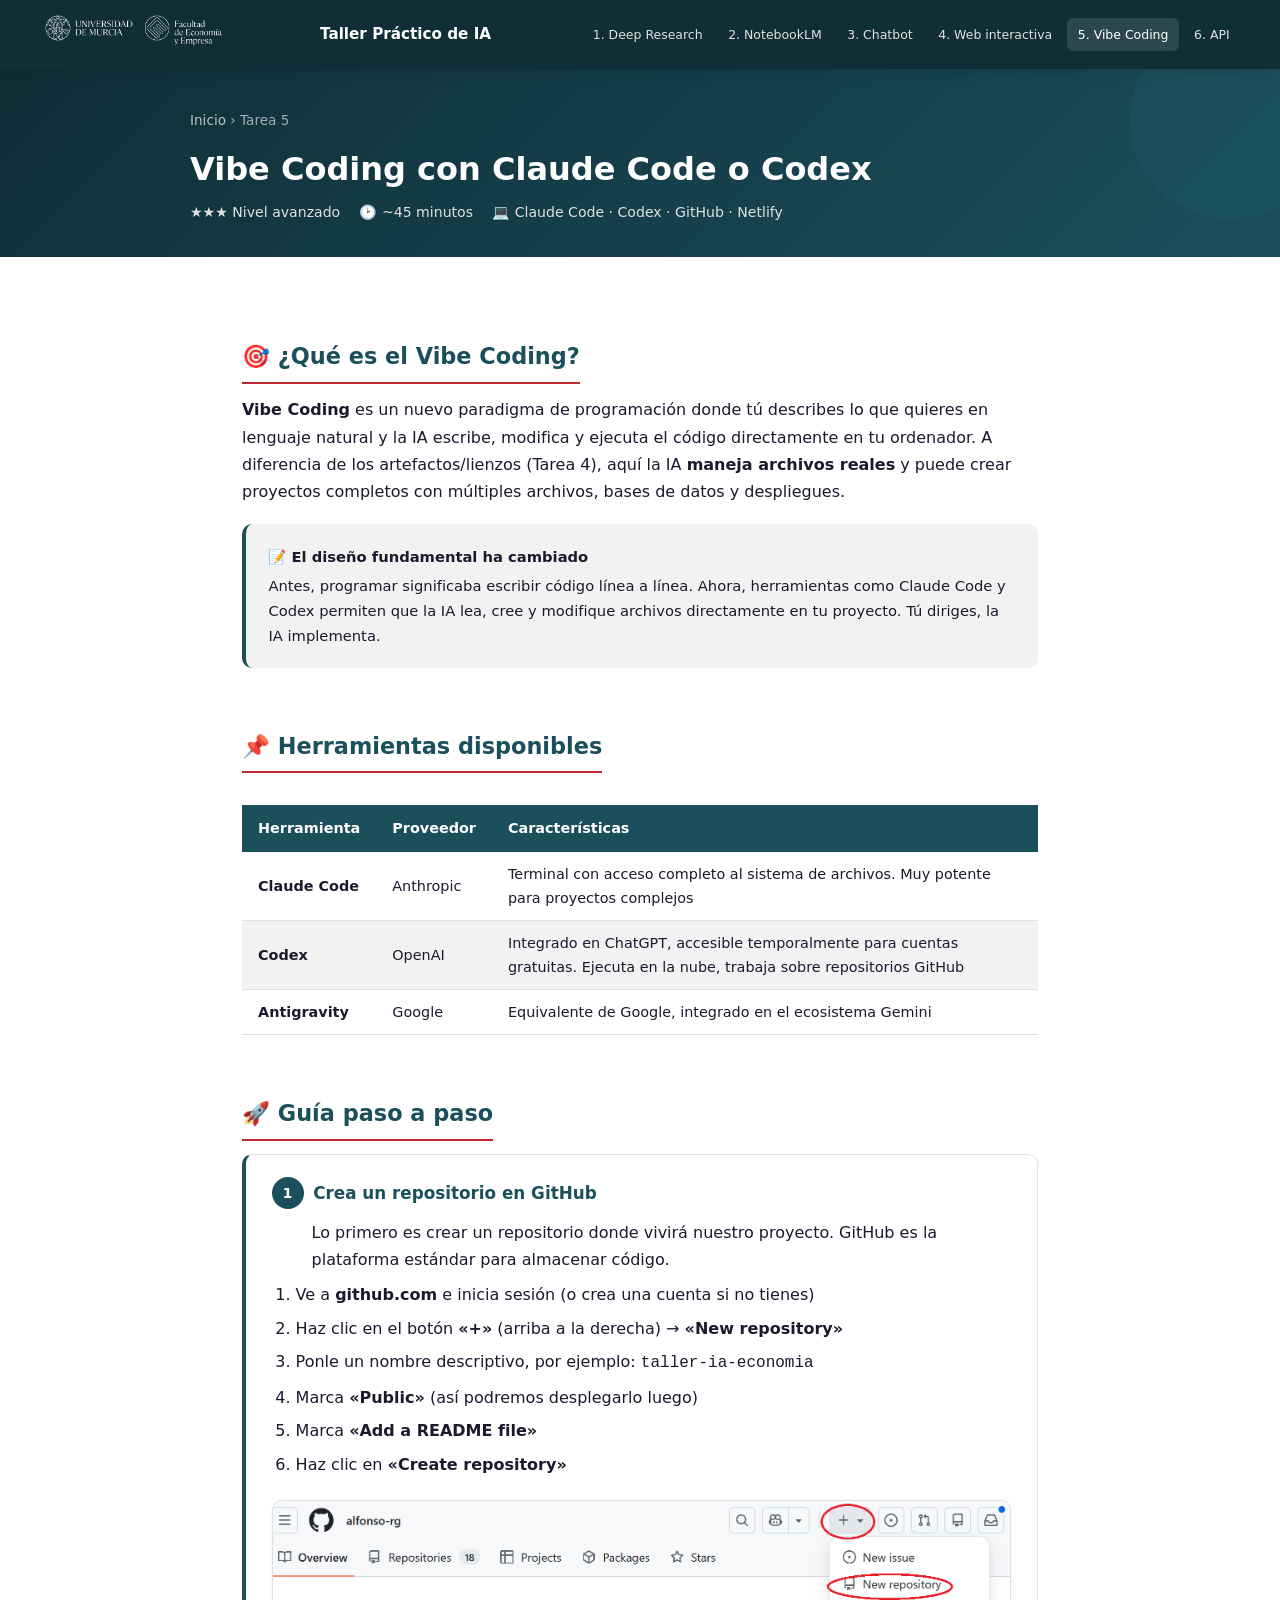
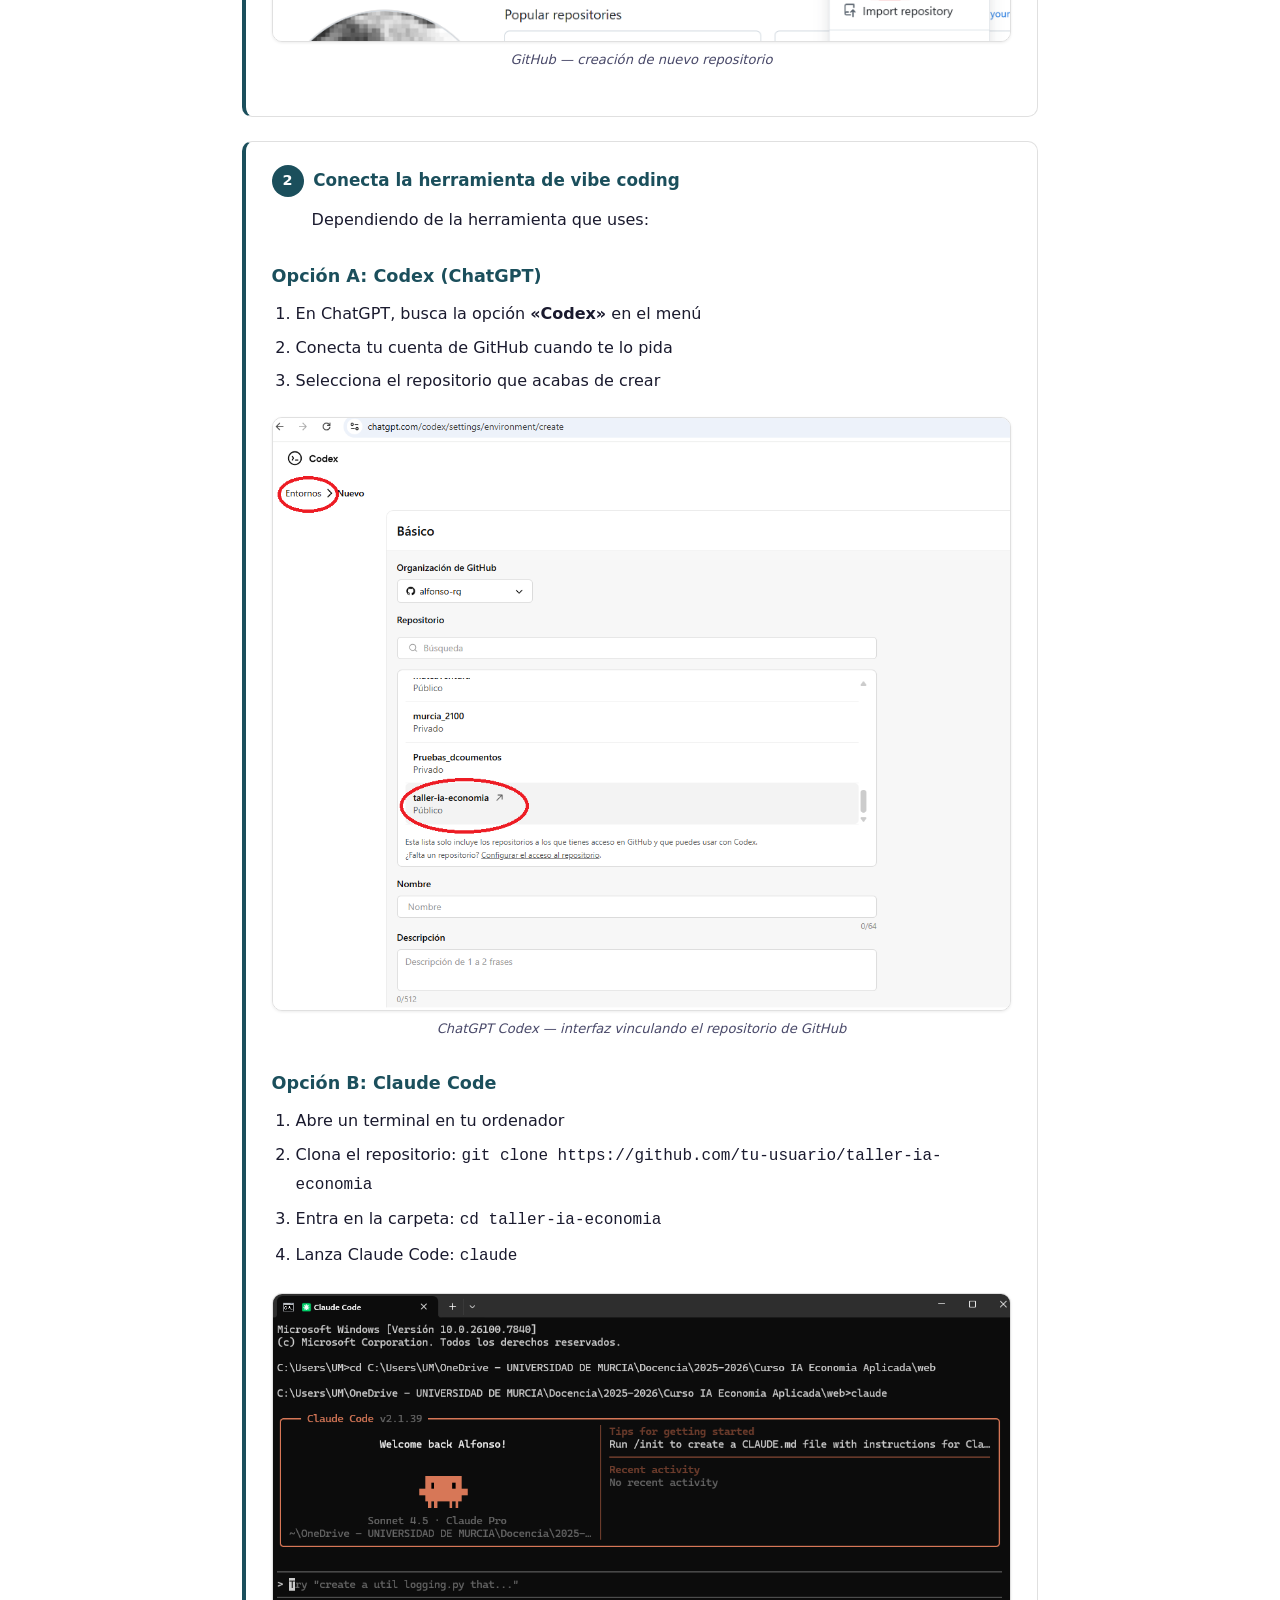
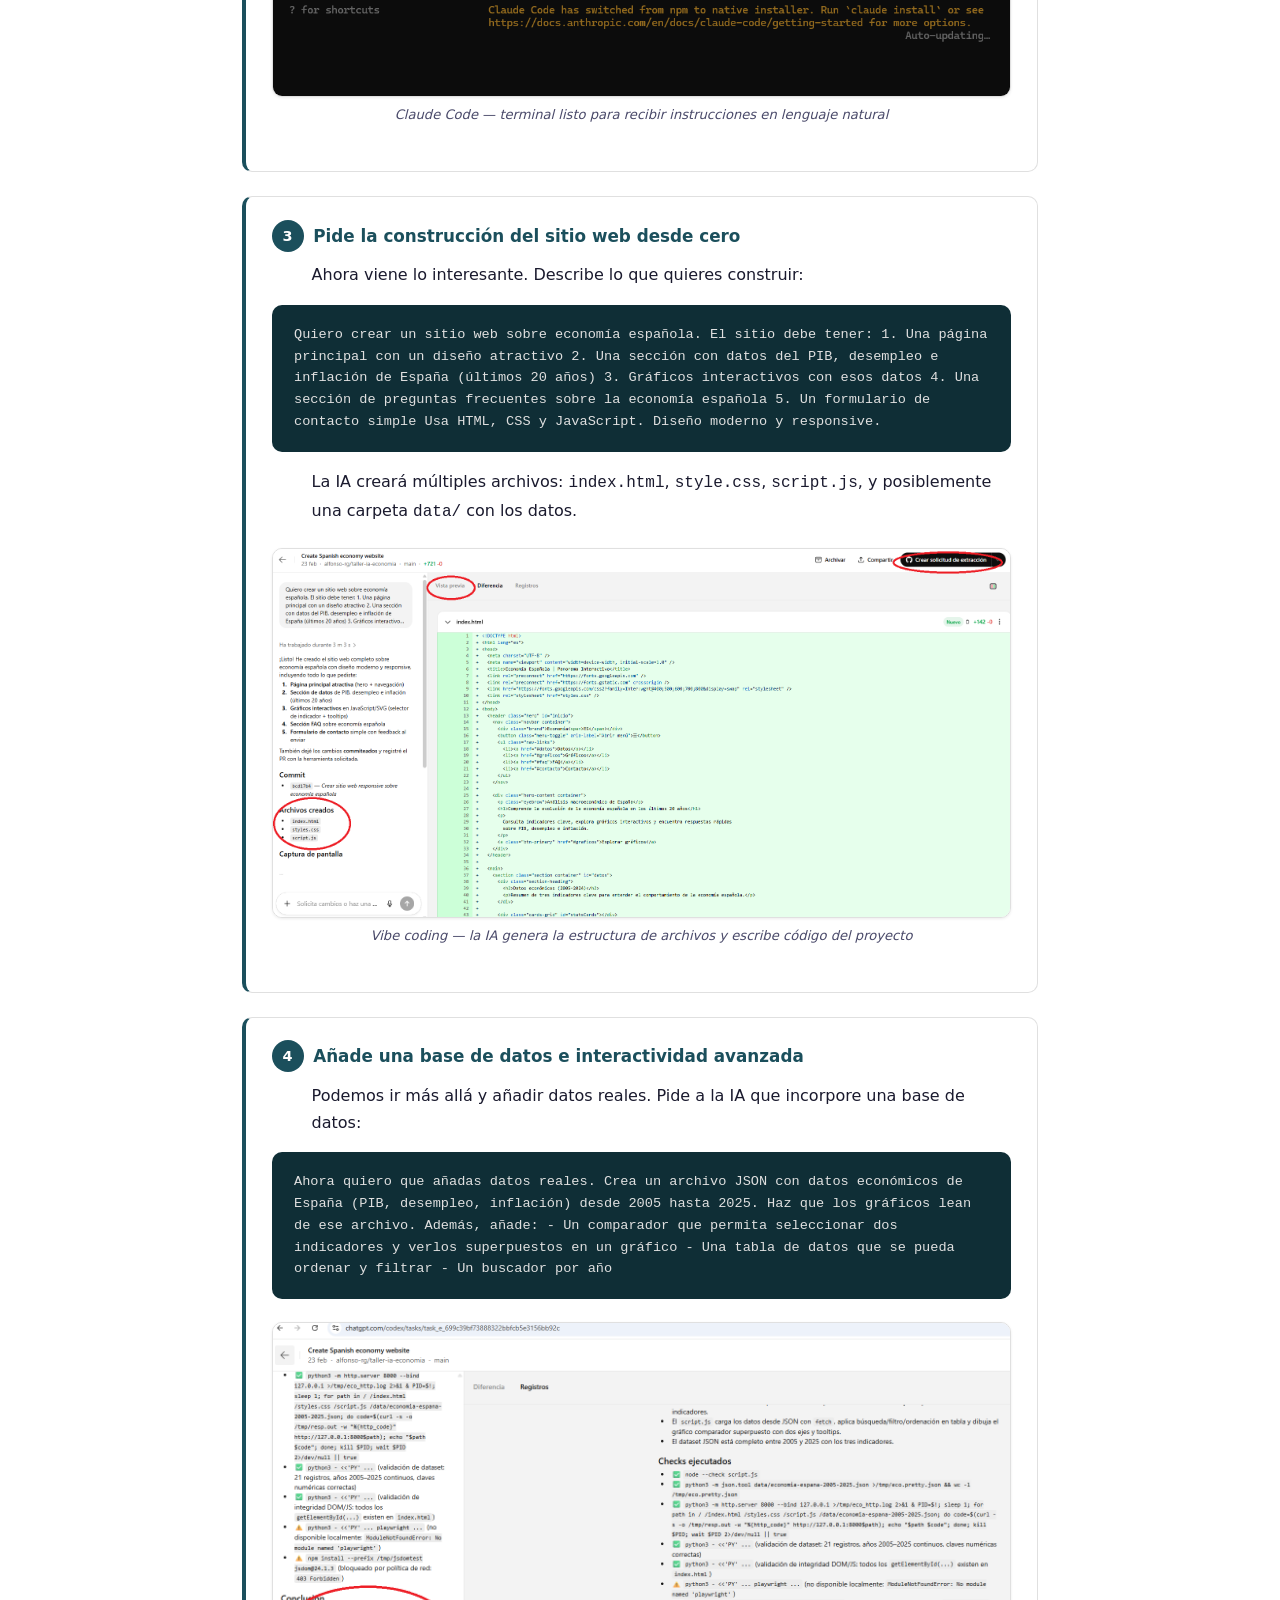
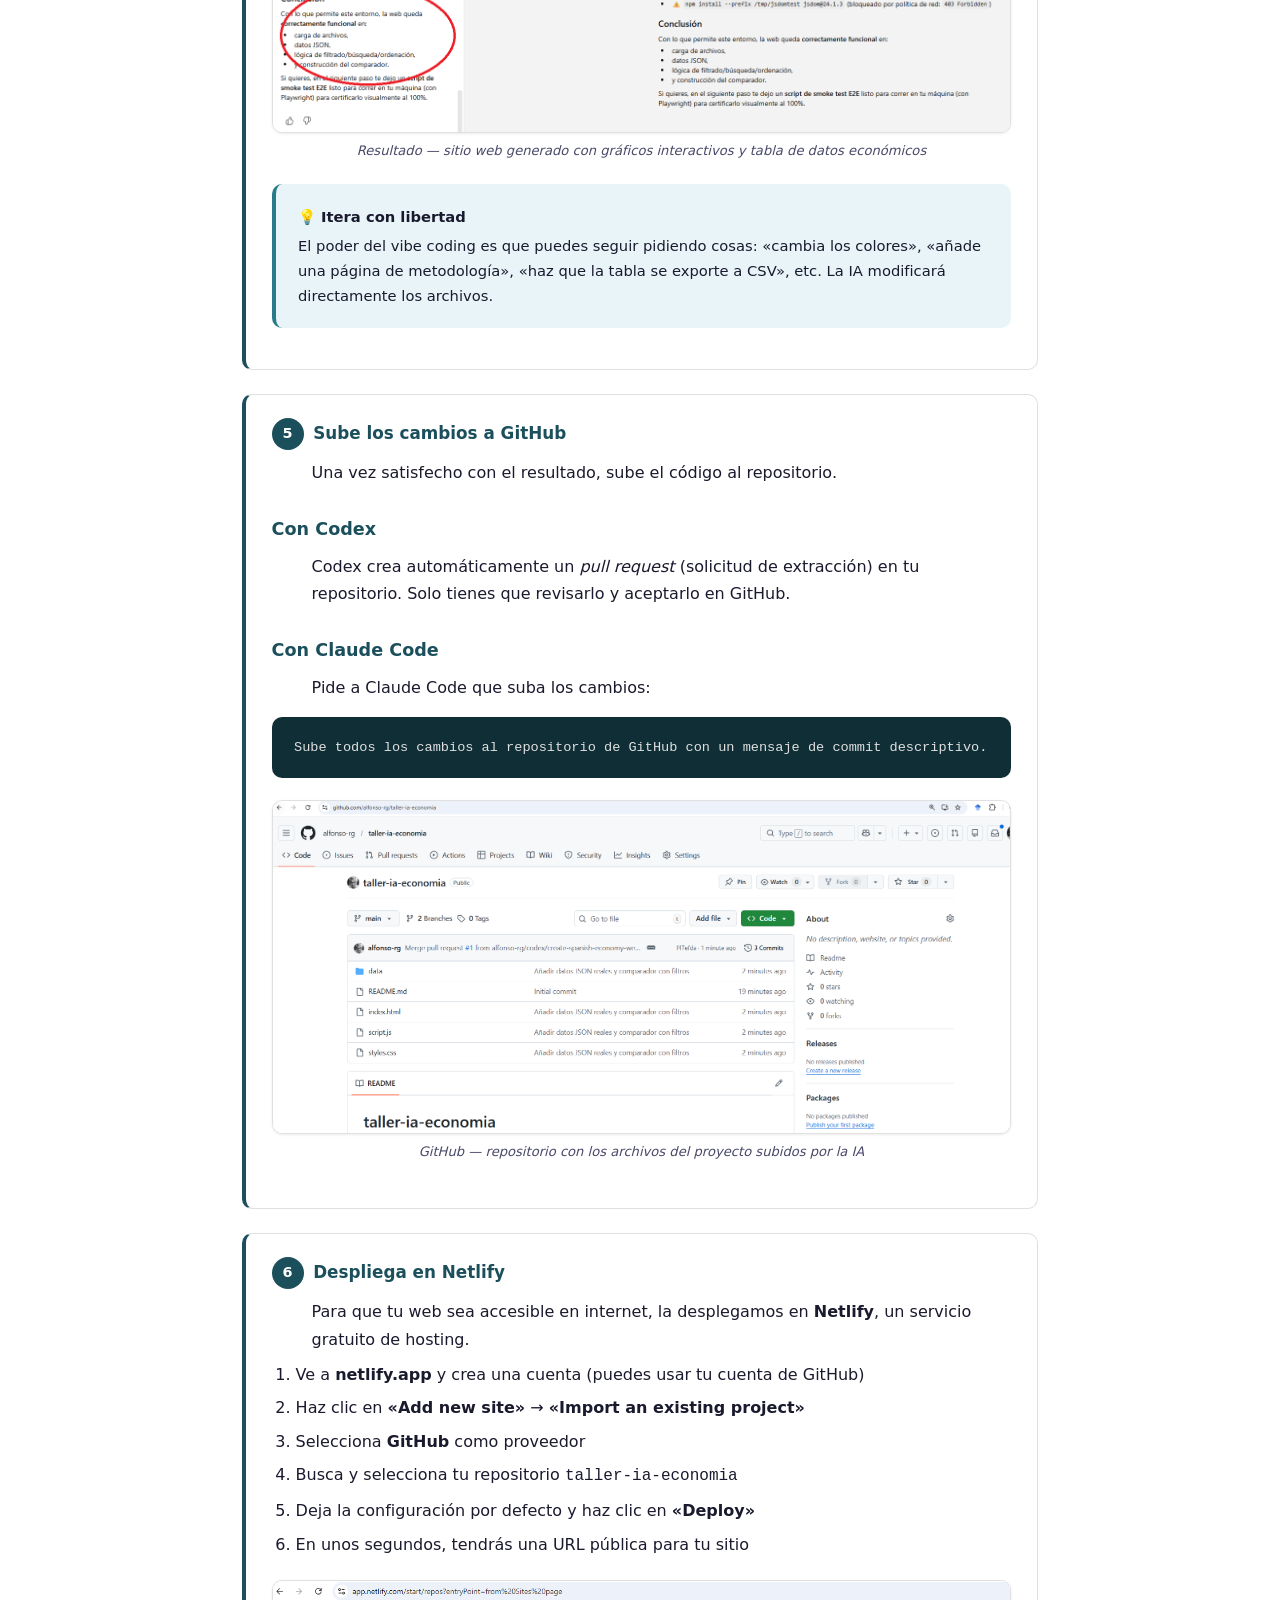
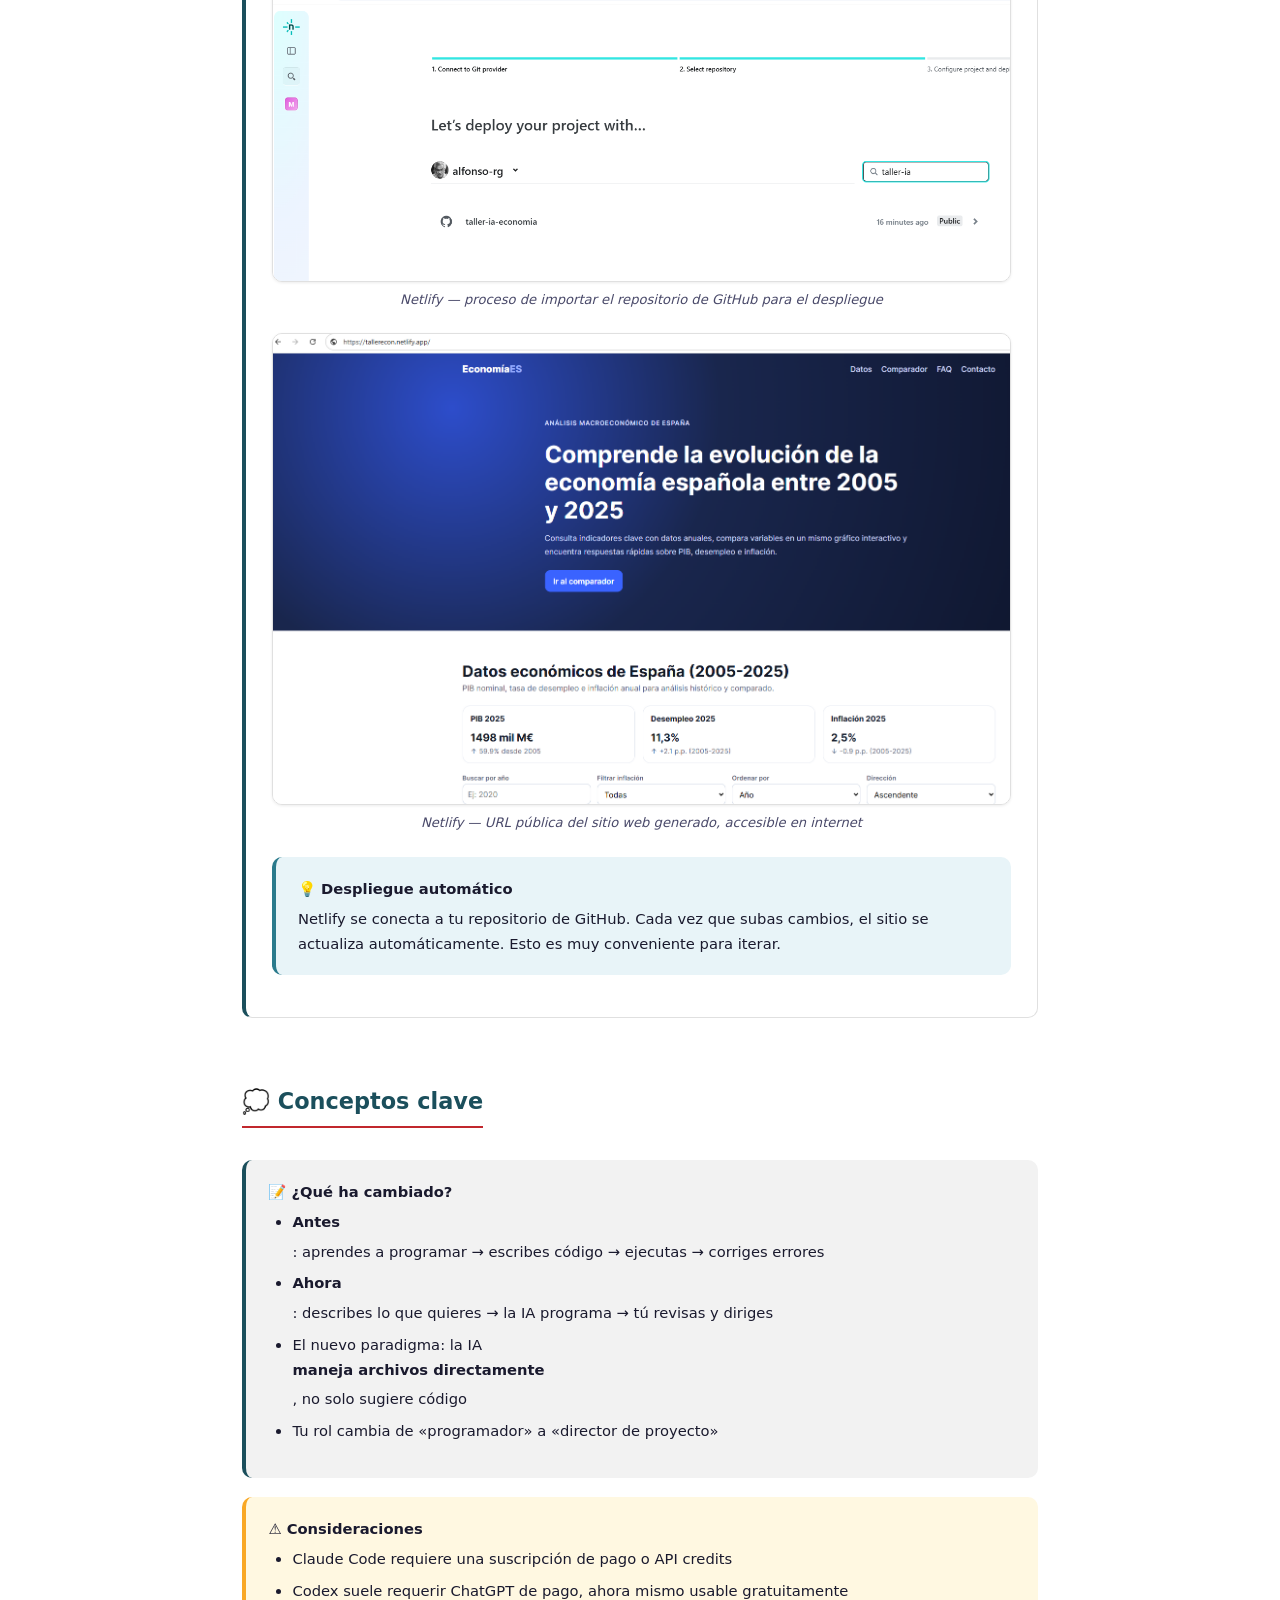
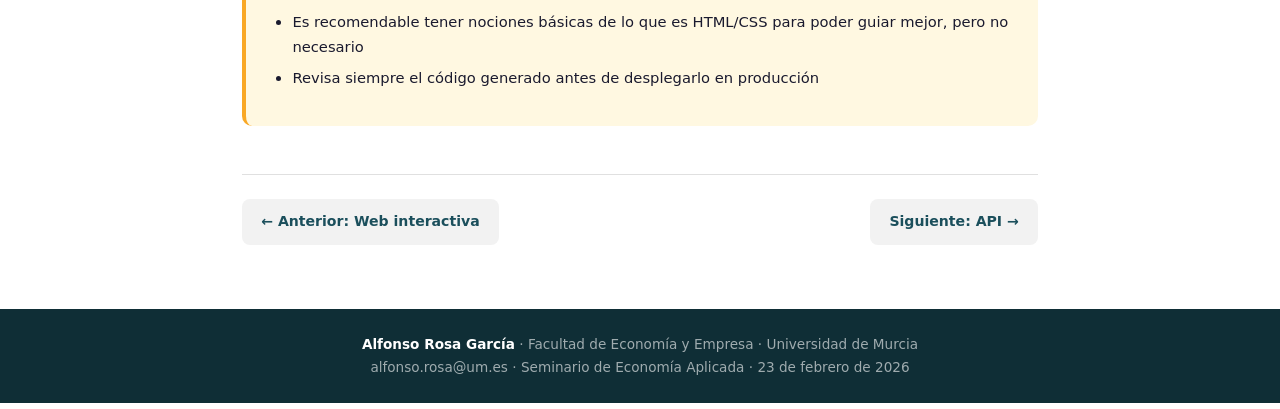
<file: tarea5-vibe-coding.html>
<!DOCTYPE html>
<html lang="es">
<head>
  <meta charset="UTF-8">
  <meta name="viewport" content="width=device-width, initial-scale=1.0">
  <title>Tarea 5: Vibe Coding — Taller IA</title>
  <link rel="stylesheet" href="css/style.css">
</head>
<body>

<!-- Navbar -->
<nav class="navbar">
  <div class="navbar-inner">
    <a href="index.html" class="navbar-logo">
      <img src="img/logo-white.png" alt="Facultad de Economía y Empresa — UMU">
    </a>
    <span class="navbar-title">Taller Práctico de IA</span>
    <div class="navbar-links">
      <a href="tarea1-deep-research.html">1. Deep Research</a>
      <a href="tarea2-notebooklm.html">2. NotebookLM</a>
      <a href="tarea3-chatbot.html">3. Chatbot</a>
      <a href="tarea4-web-interactiva.html">4. Web interactiva</a>
      <a href="tarea5-vibe-coding.html" class="active">5. Vibe Coding</a>
      <a href="tarea6-api.html">6. API</a>
    </div>
  </div>
</nav>

<!-- Page Header -->
<header class="page-header">
  <div class="page-header-inner">
    <div class="breadcrumb"><a href="index.html">Inicio</a> &rsaquo; Tarea 5</div>
    <h1>Vibe Coding con Claude Code o Codex</h1>
    <div class="page-meta">
      <span>&#9733;&#9733;&#9733; Nivel avanzado</span>
      <span>&#128337; ~45 minutos</span>
      <span>&#128187; Claude Code · Codex · GitHub · Netlify</span>
    </div>
  </div>
</header>

<!-- Content -->
<main class="guide-content">

  <h2>&#127919; ¿Qué es el Vibe Coding?</h2>
  <p>
    <strong>Vibe Coding</strong> es un nuevo paradigma de programación donde tú describes lo que quieres
    en lenguaje natural y la IA escribe, modifica y ejecuta el código directamente en tu ordenador.
    A diferencia de los artefactos/lienzos (Tarea 4), aquí la IA <strong>maneja archivos reales</strong>
    y puede crear proyectos completos con múltiples archivos, bases de datos y despliegues.
  </p>

  <div class="info-box note">
    <strong>&#128221; El diseño fundamental ha cambiado</strong>
    Antes, programar significaba escribir código línea a línea. Ahora, herramientas como Claude Code y Codex
    permiten que la IA lea, cree y modifique archivos directamente en tu proyecto. Tú diriges, la IA implementa.
  </div>

  <h2>&#128204; Herramientas disponibles</h2>

  <table class="comparison-table">
    <thead>
      <tr>
        <th>Herramienta</th>
        <th>Proveedor</th>
        <th>Características</th>
      </tr>
    </thead>
    <tbody>
      <tr>
        <td><strong>Claude Code</strong></td>
        <td>Anthropic</td>
        <td>Terminal con acceso completo al sistema de archivos. Muy potente para proyectos complejos</td>
      </tr>
      <tr>
        <td><strong>Codex</strong></td>
        <td>OpenAI</td>
        <td>Integrado en ChatGPT, accesible temporalmente para cuentas gratuitas. Ejecuta en la nube, trabaja sobre repositorios GitHub</td>
      </tr>
      <tr>
        <td><strong>Antigravity</strong></td>
        <td>Google</td>
        <td>Equivalente de Google, integrado en el ecosistema Gemini</td>
      </tr>
    </tbody>
  </table>

  <h2>&#128640; Guía paso a paso</h2>

  <!-- Paso 1 -->
  <div class="step">
    <div class="step-header">
      <span class="step-number">1</span>
      <h4>Crea un repositorio en GitHub</h4>
    </div>
    <p>
      Lo primero es crear un repositorio donde vivirá nuestro proyecto. GitHub es la plataforma estándar
      para almacenar código.
    </p>
    <ol>
      <li>Ve a <strong>github.com</strong> e inicia sesión (o crea una cuenta si no tienes)</li>
      <li>Haz clic en el botón <strong>«+»</strong> (arriba a la derecha) → <strong>«New repository»</strong></li>
      <li>Ponle un nombre descriptivo, por ejemplo: <code>taller-ia-economia</code></li>
      <li>Marca <strong>«Public»</strong> (así podremos desplegarlo luego)</li>
      <li>Marca <strong>«Add a README file»</strong></li>
      <li>Haz clic en <strong>«Create repository»</strong></li>
    </ol>

    <figure class="screenshot-img">
      <img src="capturas/t5-p1-github-nuevo-repo.png" alt="Creación de repositorio en GitHub">
      <figcaption>GitHub — creación de nuevo repositorio</figcaption>
    </figure>
  </div>

  <!-- Paso 2 -->
  <div class="step">
    <div class="step-header">
      <span class="step-number">2</span>
      <h4>Conecta la herramienta de vibe coding</h4>
    </div>
    <p>
      Dependiendo de la herramienta que uses:
    </p>

    <h3>Opción A: Codex (ChatGPT)</h3>
    <ol>
      <li>En ChatGPT, busca la opción <strong>«Codex»</strong> en el menú</li>
      <li>Conecta tu cuenta de GitHub cuando te lo pida</li>
      <li>Selecciona el repositorio que acabas de crear</li>
    </ol>

    <figure class="screenshot-img">
      <img src="capturas/t5-p2a-codex-repo-vinculado.png" alt="Codex conectando al repositorio de GitHub">
      <figcaption>ChatGPT Codex — interfaz vinculando el repositorio de GitHub</figcaption>
    </figure>

    <h3>Opción B: Claude Code</h3>
    <ol>
      <li>Abre un terminal en tu ordenador</li>
      <li>Clona el repositorio: <code>git clone https://github.com/tu-usuario/taller-ia-economia</code></li>
      <li>Entra en la carpeta: <code>cd taller-ia-economia</code></li>
      <li>Lanza Claude Code: <code>claude</code></li>
    </ol>

    <figure class="screenshot-img">
      <img src="capturas/t5-p2b-claude-code-terminal.png" alt="Claude Code ejecutándose en el terminal">
      <figcaption>Claude Code — terminal listo para recibir instrucciones en lenguaje natural</figcaption>
    </figure>
  </div>

  <!-- Paso 3 -->
  <div class="step">
    <div class="step-header">
      <span class="step-number">3</span>
      <h4>Pide la construcción del sitio web desde cero</h4>
    </div>
    <p>
      Ahora viene lo interesante. Describe lo que quieres construir:
    </p>

    <div class="code-block">
Quiero crear un sitio web sobre economía española.
El sitio debe tener:

1. Una página principal con un diseño atractivo
2. Una sección con datos del PIB, desempleo e
   inflación de España (últimos 20 años)
3. Gráficos interactivos con esos datos
4. Una sección de preguntas frecuentes sobre
   la economía española
5. Un formulario de contacto simple

Usa HTML, CSS y JavaScript.
Diseño moderno y responsive.
    </div>

    <p>
      La IA creará múltiples archivos: <code>index.html</code>, <code>style.css</code>,
      <code>script.js</code>, y posiblemente una carpeta <code>data/</code> con los datos.
    </p>

    <figure class="screenshot-img">
      <img src="capturas/t5-p3-ia-creando-archivos.png" alt="La IA creando los archivos del proyecto">
      <figcaption>Vibe coding — la IA genera la estructura de archivos y escribe código del proyecto</figcaption>
    </figure>
  </div>

  <!-- Paso 4 -->
  <div class="step">
    <div class="step-header">
      <span class="step-number">4</span>
      <h4>Añade una base de datos e interactividad avanzada</h4>
    </div>
    <p>
      Podemos ir más allá y añadir datos reales. Pide a la IA que incorpore una base de datos:
    </p>

    <div class="code-block">
Ahora quiero que añadas datos reales. Crea un archivo
JSON con datos económicos de España (PIB, desempleo,
inflación) desde 2005 hasta 2025. Haz que los gráficos
lean de ese archivo.

Además, añade:
- Un comparador que permita seleccionar dos indicadores
  y verlos superpuestos en un gráfico
- Una tabla de datos que se pueda ordenar y filtrar
- Un buscador por año
    </div>

    <figure class="screenshot-img">
      <img src="capturas/t5-p4-web-graficos.png" alt="Sitio web con gráficos interactivos y tabla de datos">
      <figcaption>Resultado — sitio web generado con gráficos interactivos y tabla de datos económicos</figcaption>
    </figure>

    <div class="info-box tip">
      <strong>&#128161; Itera con libertad</strong>
      El poder del vibe coding es que puedes seguir pidiendo cosas: «cambia los colores», «añade una página
      de metodología», «haz que la tabla se exporte a CSV», etc. La IA modificará directamente los archivos.
    </div>
  </div>

  <!-- Paso 5 -->
  <div class="step">
    <div class="step-header">
      <span class="step-number">5</span>
      <h4>Sube los cambios a GitHub</h4>
    </div>
    <p>
      Una vez satisfecho con el resultado, sube el código al repositorio.
    </p>

    <h3>Con Codex</h3>
    <p>Codex crea automáticamente un <em>pull request</em> (solicitud de extracción) en tu repositorio. Solo tienes que revisarlo
    y aceptarlo en GitHub.</p>

    <h3>Con Claude Code</h3>
    <p>Pide a Claude Code que suba los cambios:</p>

    <div class="code-block">
Sube todos los cambios al repositorio de GitHub con
un mensaje de commit descriptivo.
    </div>

    <figure class="screenshot-img">
      <img src="capturas/t5-p5-github-repo-archivos.png" alt="Repositorio en GitHub con los archivos del proyecto">
      <figcaption>GitHub — repositorio con los archivos del proyecto subidos por la IA</figcaption>
    </figure>
  </div>

  <!-- Paso 6 -->
  <div class="step">
    <div class="step-header">
      <span class="step-number">6</span>
      <h4>Despliega en Netlify</h4>
    </div>
    <p>
      Para que tu web sea accesible en internet, la desplegamos en <strong>Netlify</strong>, un servicio
      gratuito de hosting.
    </p>
    <ol>
      <li>Ve a <strong>netlify.app</strong> y crea una cuenta (puedes usar tu cuenta de GitHub)</li>
      <li>Haz clic en <strong>«Add new site»</strong> → <strong>«Import an existing project»</strong></li>
      <li>Selecciona <strong>GitHub</strong> como proveedor</li>
      <li>Busca y selecciona tu repositorio <code>taller-ia-economia</code></li>
      <li>Deja la configuración por defecto y haz clic en <strong>«Deploy»</strong></li>
      <li>En unos segundos, tendrás una URL pública para tu sitio</li>
    </ol>

    <figure class="screenshot-img">
      <img src="capturas/t5-p6-netlify-importar-repo.png" alt="Despliegue en Netlify — importar repositorio de GitHub">
      <figcaption>Netlify — proceso de importar el repositorio de GitHub para el despliegue</figcaption>
    </figure>

    <figure class="screenshot-img">
      <a href="https://tallerecon.netlify.app/"><img src="capturas/t5-p6-netlify-web-desplegada.png" alt="Sitio web desplegado y accesible en Netlify"></a>
      <figcaption>Netlify — URL pública del sitio web generado, accesible en internet</figcaption>
    </figure>

    <div class="info-box tip">
      <strong>&#128161; Despliegue automático</strong>
      Netlify se conecta a tu repositorio de GitHub. Cada vez que subas cambios, el sitio se actualiza
      automáticamente. Esto es muy conveniente para iterar.
    </div>
  </div>

  <h2>&#128173; Conceptos clave</h2>

  <div class="info-box note">
    <strong>&#128221; ¿Qué ha cambiado?</strong>
    <ul>
      <li><strong>Antes</strong>: aprendes a programar → escribes código → ejecutas → corriges errores</li>
      <li><strong>Ahora</strong>: describes lo que quieres → la IA programa → tú revisas y diriges</li>
      <li>El nuevo paradigma: la IA <strong>maneja archivos directamente</strong>, no solo sugiere código</li>
      <li>Tu rol cambia de «programador» a «director de proyecto»</li>
    </ul>
  </div>

  <div class="info-box warning">
    <strong>&#9888;&#65039; Consideraciones</strong>
    <ul>
      <li>Claude Code requiere una suscripción de pago o API credits</li>
      <li>Codex suele requerir ChatGPT de pago, ahora mismo usable gratuitamente</li>
      <li>Es recomendable tener nociones básicas de lo que es HTML/CSS para poder guiar mejor, pero no necesario</li>
      <li>Revisa siempre el código generado antes de desplegarlo en producción</li>
    </ul>
  </div>

  <!-- Navigation -->
  <div class="task-nav">
    <a href="tarea4-web-interactiva.html">&larr; Anterior: Web interactiva</a>
    <a href="tarea6-api.html">Siguiente: API &rarr;</a>
  </div>

</main>

<!-- Footer -->
<footer class="footer">
  <p><strong>Alfonso Rosa García</strong> · Facultad de Economía y Empresa · Universidad de Murcia</p>
  <p>alfonso.rosa@um.es · Seminario de Economía Aplicada · 23 de febrero de 2026</p>
</footer>

</body>
</html>
</file>
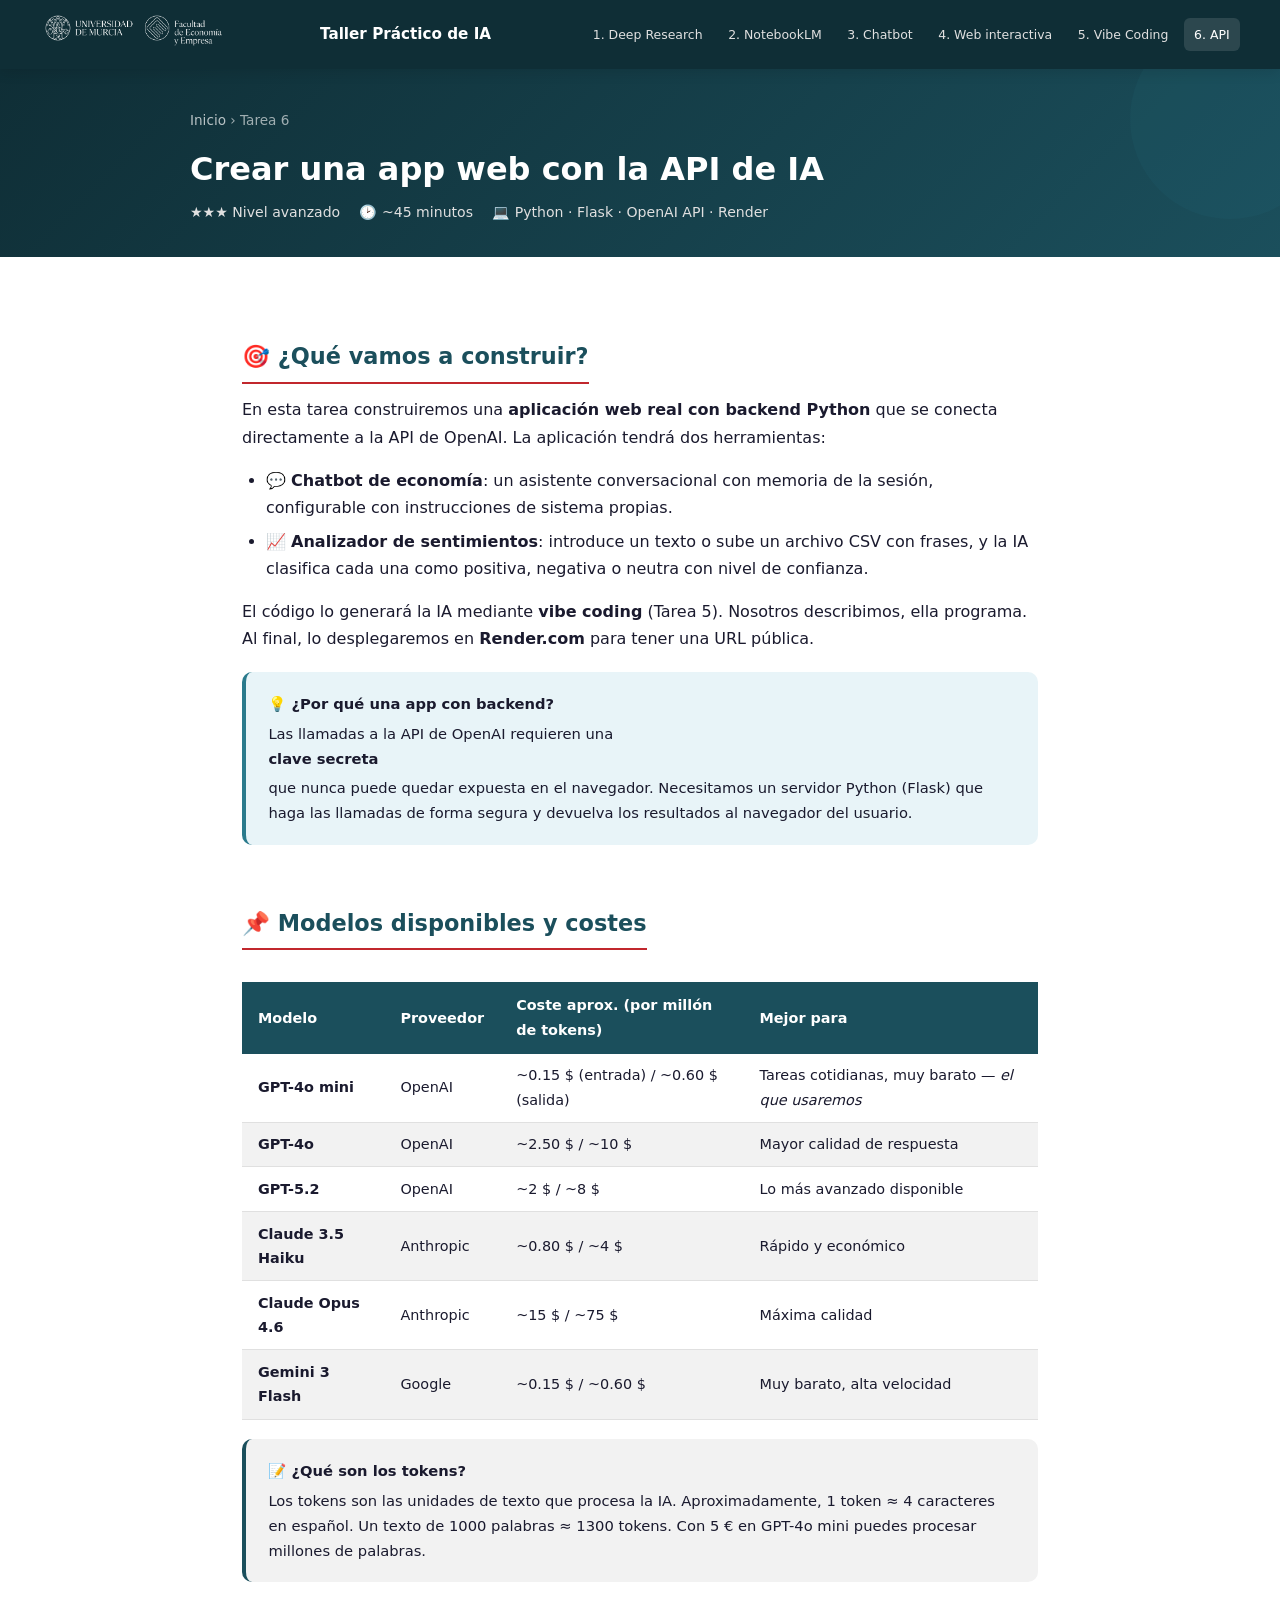
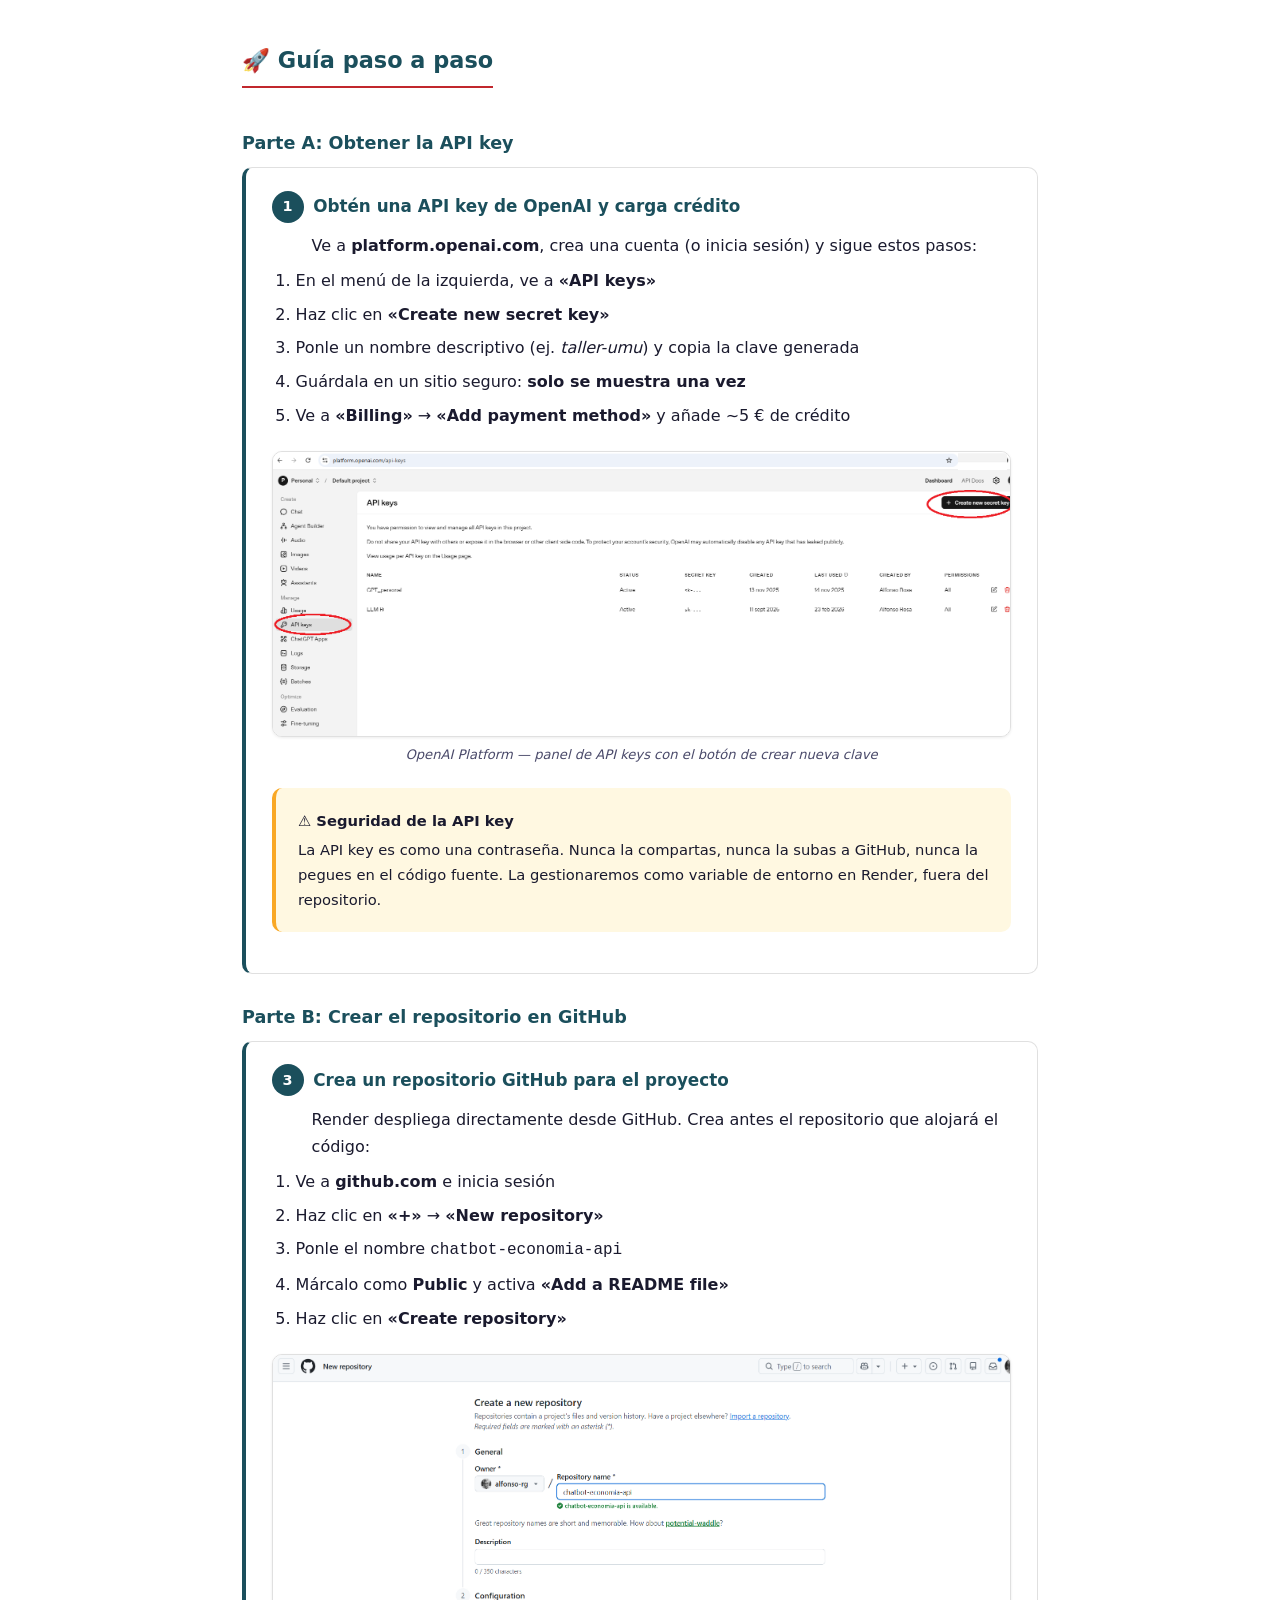
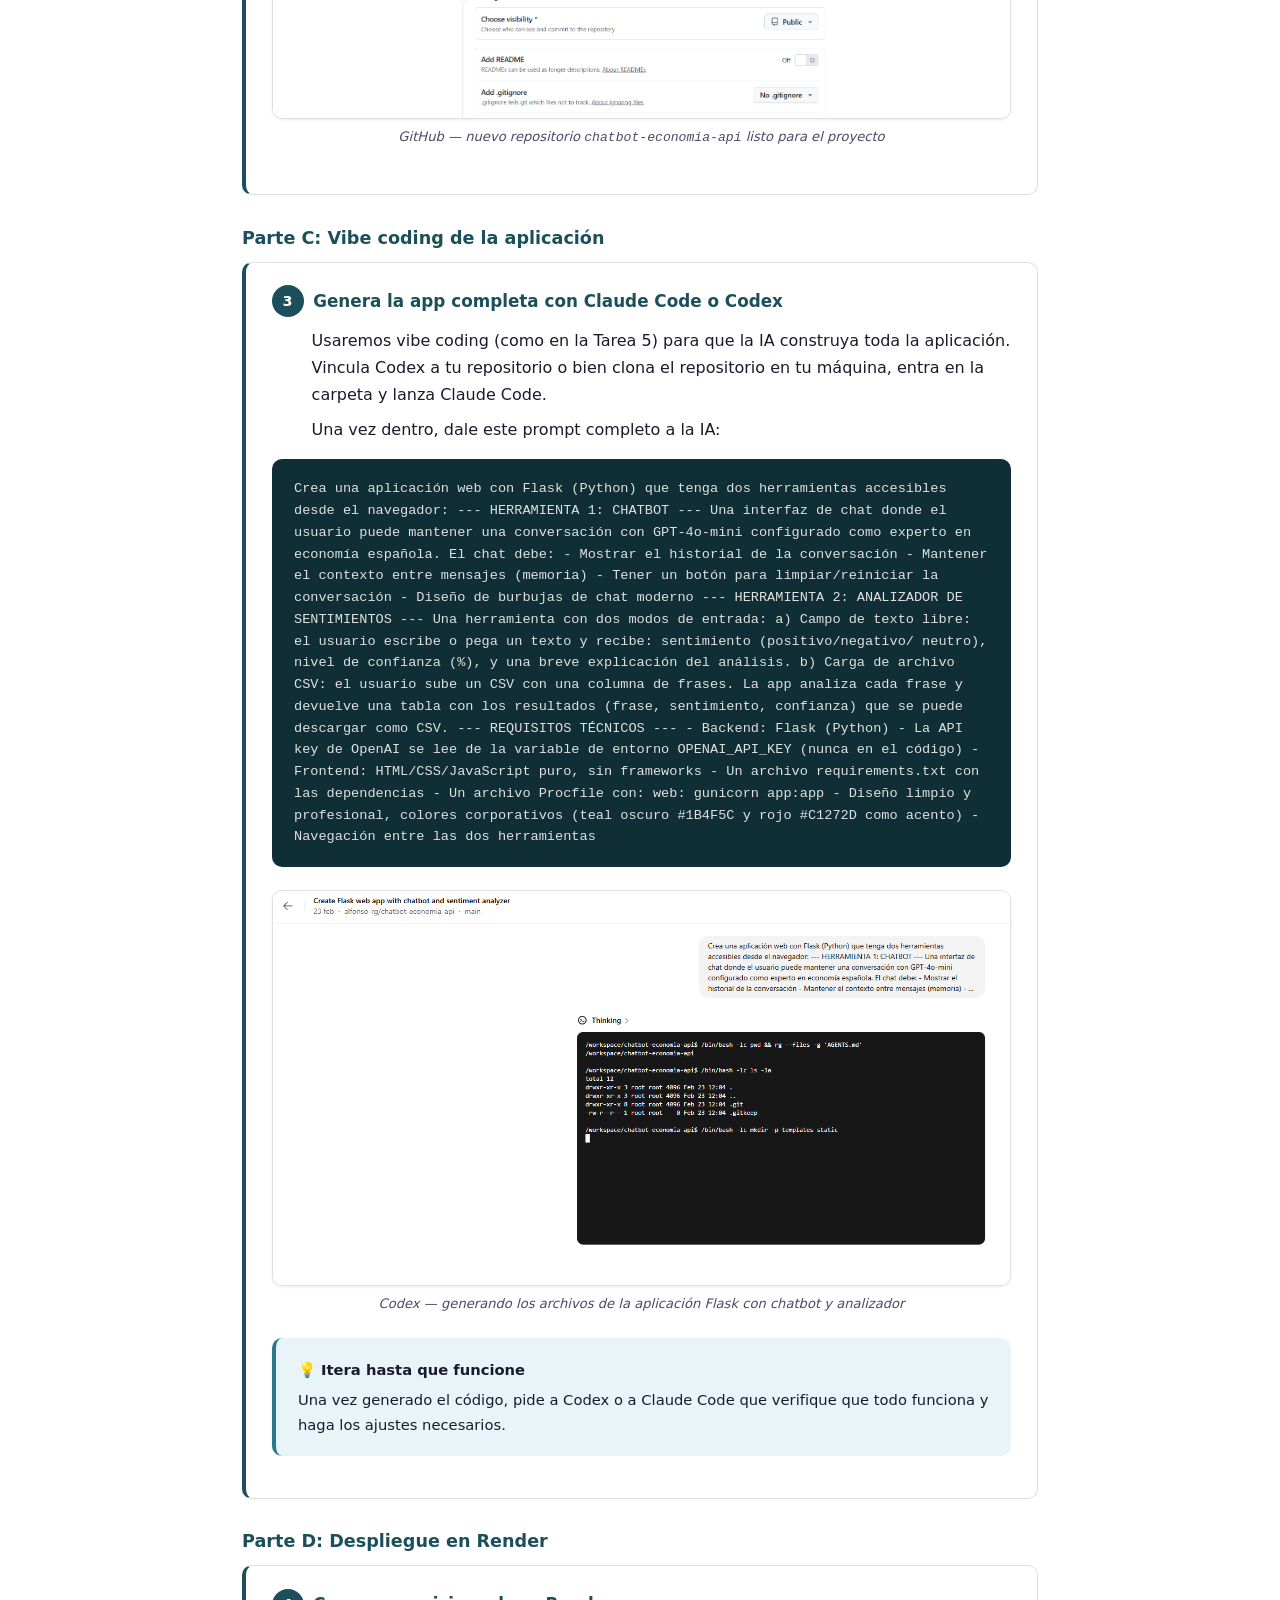
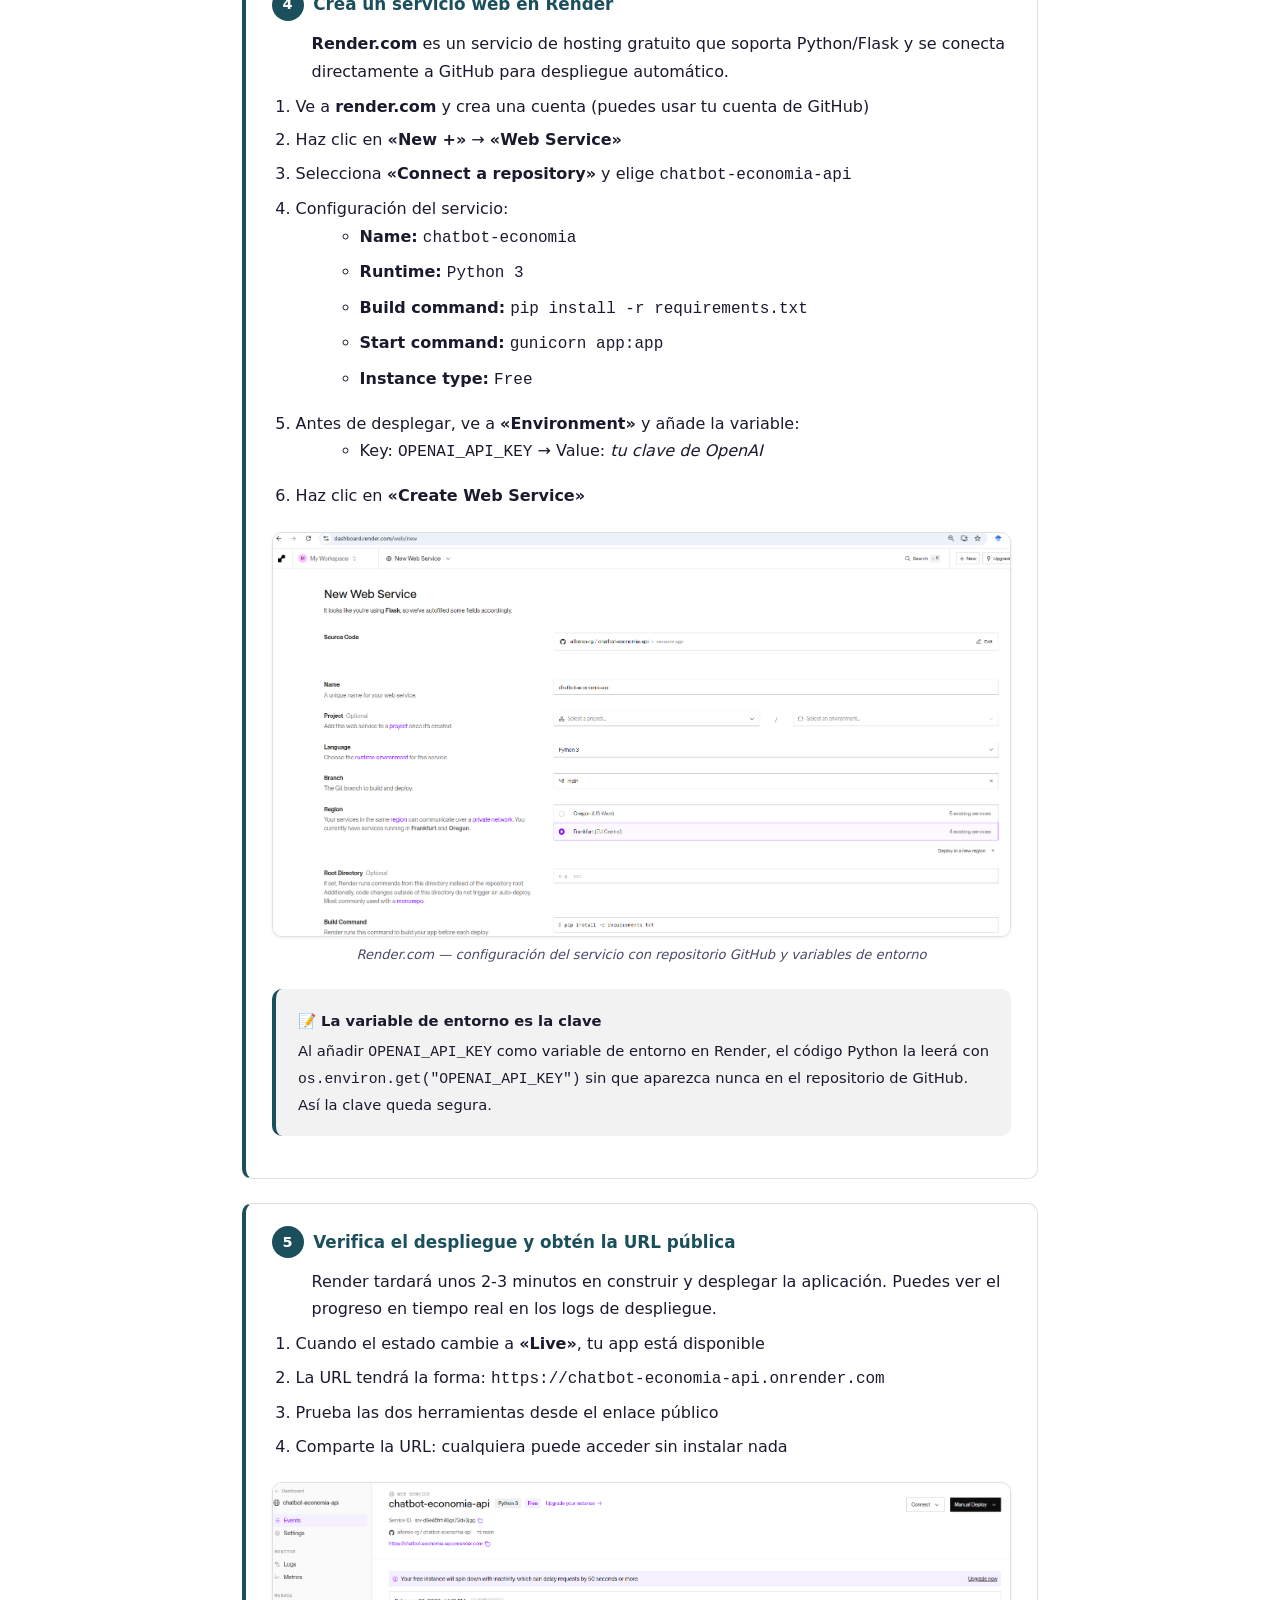
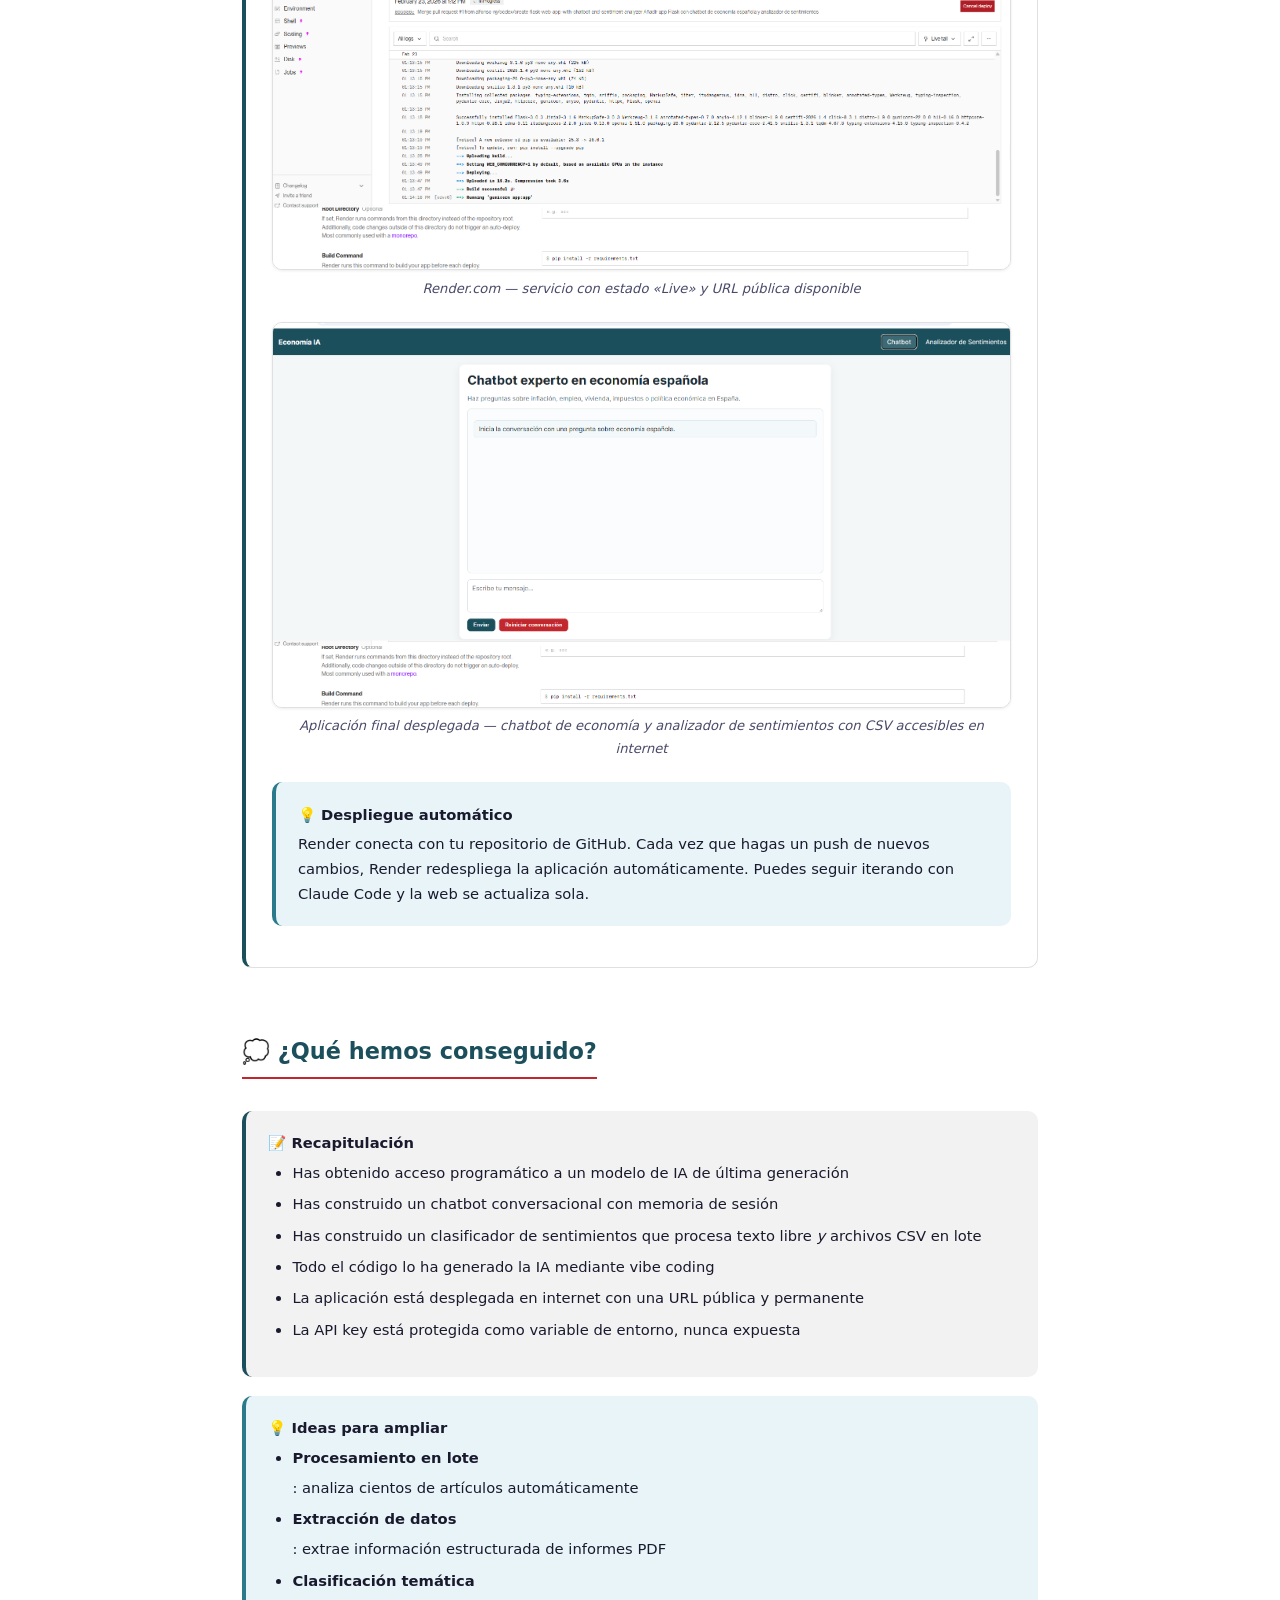
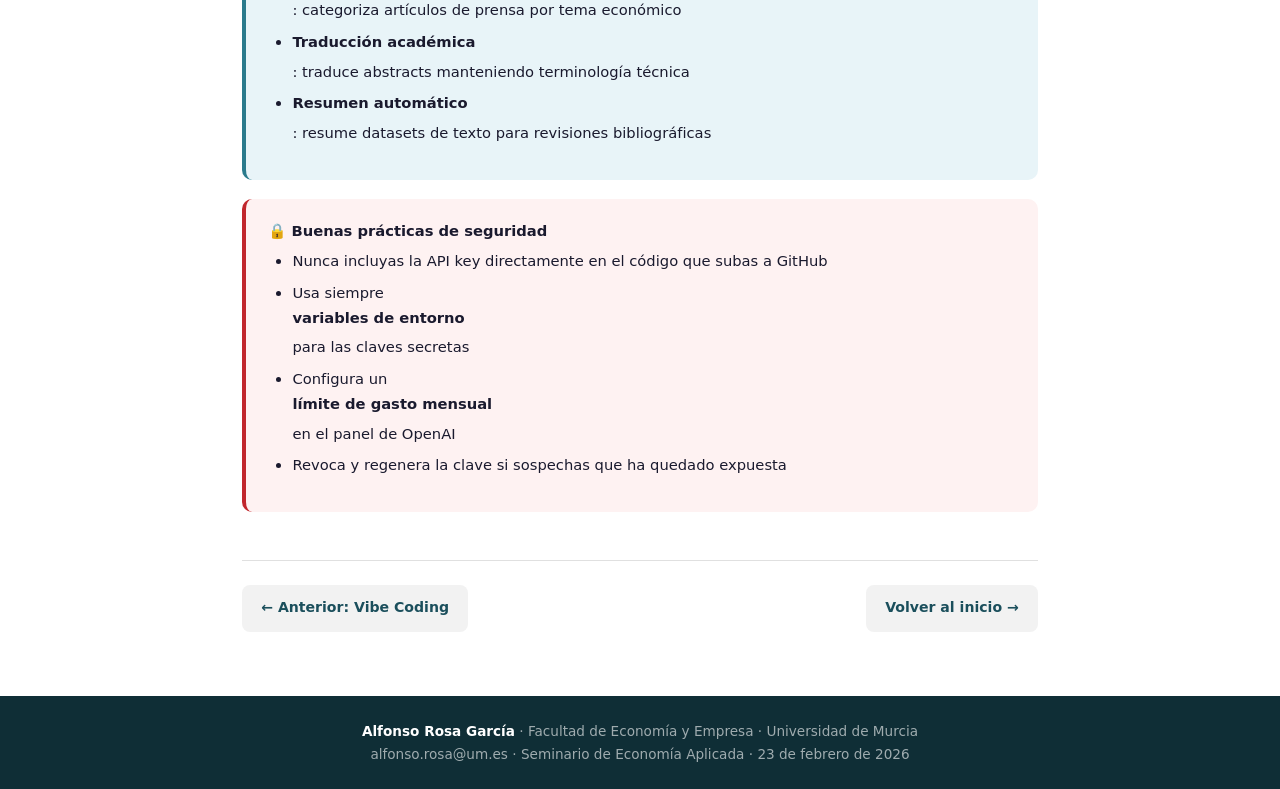
<file: tarea6-api.html>
<!DOCTYPE html>
<html lang="es">
<head>
  <meta charset="UTF-8">
  <meta name="viewport" content="width=device-width, initial-scale=1.0">
  <title>Tarea 6: App web con la API — Taller IA</title>
  <link rel="stylesheet" href="css/style.css">
</head>
<body>

<!-- Navbar -->
<nav class="navbar">
  <div class="navbar-inner">
    <a href="index.html" class="navbar-logo">
      <img src="img/logo-white.png" alt="Facultad de Economía y Empresa — UMU">
    </a>
    <span class="navbar-title">Taller Práctico de IA</span>
    <div class="navbar-links">
      <a href="tarea1-deep-research.html">1. Deep Research</a>
      <a href="tarea2-notebooklm.html">2. NotebookLM</a>
      <a href="tarea3-chatbot.html">3. Chatbot</a>
      <a href="tarea4-web-interactiva.html">4. Web interactiva</a>
      <a href="tarea5-vibe-coding.html">5. Vibe Coding</a>
      <a href="tarea6-api.html" class="active">6. API</a>
    </div>
  </div>
</nav>

<!-- Page Header -->
<header class="page-header">
  <div class="page-header-inner">
    <div class="breadcrumb"><a href="index.html">Inicio</a> &rsaquo; Tarea 6</div>
    <h1>Crear una app web con la API de IA</h1>
    <div class="page-meta">
      <span>&#9733;&#9733;&#9733; Nivel avanzado</span>
      <span>&#128337; ~45 minutos</span>
      <span>&#128187; Python · Flask · OpenAI API · Render</span>
    </div>
  </div>
</header>

<!-- Content -->
<main class="guide-content">

  <h2>&#127919; ¿Qué vamos a construir?</h2>
  <p>
    En esta tarea construiremos una <strong>aplicación web real con backend Python</strong> que se conecta
    directamente a la API de OpenAI. La aplicación tendrá dos herramientas:
  </p>
  <ul>
    <li>&#128172; <strong>Chatbot de economía</strong>: un asistente conversacional con memoria de la sesión,
      configurable con instrucciones de sistema propias.</li>
    <li>&#128200; <strong>Analizador de sentimientos</strong>: introduce un texto o sube un archivo CSV
      con frases, y la IA clasifica cada una como positiva, negativa o neutra con nivel de confianza.</li>
  </ul>
  <p>
    El código lo generará la IA mediante <strong>vibe coding</strong> (Tarea 5). Nosotros describimos,
    ella programa. Al final, lo desplegaremos en <strong>Render.com</strong> para tener una URL pública.
  </p>

  <div class="info-box tip">
    <strong>&#128161; ¿Por qué una app con backend?</strong>
    Las llamadas a la API de OpenAI requieren una <strong>clave secreta</strong> que nunca puede
    quedar expuesta en el navegador. Necesitamos un servidor Python (Flask) que haga las llamadas
    de forma segura y devuelva los resultados al navegador del usuario.
  </div>

  <h2>&#128204; Modelos disponibles y costes</h2>

  <table class="comparison-table">
    <thead>
      <tr>
        <th>Modelo</th>
        <th>Proveedor</th>
        <th>Coste aprox. (por millón de tokens)</th>
        <th>Mejor para</th>
      </tr>
    </thead>
    <tbody>
      <tr>
        <td><strong>GPT-4o mini</strong></td>
        <td>OpenAI</td>
        <td>~0.15 $ (entrada) / ~0.60 $ (salida)</td>
        <td>Tareas cotidianas, muy barato — <em>el que usaremos</em></td>
      </tr>
      <tr>
        <td><strong>GPT-4o</strong></td>
        <td>OpenAI</td>
        <td>~2.50 $ / ~10 $</td>
        <td>Mayor calidad de respuesta</td>
      </tr>
      <tr>
        <td><strong>GPT-5.2</strong></td>
        <td>OpenAI</td>
        <td>~2 $ / ~8 $</td>
        <td>Lo más avanzado disponible</td>
      </tr>
      <tr>
        <td><strong>Claude 3.5 Haiku</strong></td>
        <td>Anthropic</td>
        <td>~0.80 $ / ~4 $</td>
        <td>Rápido y económico</td>
      </tr>
      <tr>
        <td><strong>Claude Opus 4.6</strong></td>
        <td>Anthropic</td>
        <td>~15 $ / ~75 $</td>
        <td>Máxima calidad</td>
      </tr>
      <tr>
        <td><strong>Gemini 3 Flash</strong></td>
        <td>Google</td>
        <td>~0.15 $ / ~0.60 $</td>
        <td>Muy barato, alta velocidad</td>
      </tr>
    </tbody>
  </table>

  <div class="info-box note">
    <strong>&#128221; ¿Qué son los tokens?</strong>
    Los tokens son las unidades de texto que procesa la IA. Aproximadamente, 1 token ≈ 4 caracteres en español.
    Un texto de 1000 palabras ≈ 1300 tokens. Con 5 € en GPT-4o mini puedes procesar millones de palabras.
  </div>

  <h2>&#128640; Guía paso a paso</h2>

  <h3>Parte A: Obtener la API key</h3>

  <!-- Paso 1 -->
  <div class="step">
    <div class="step-header">
      <span class="step-number">1</span>
      <h4>Obtén una API key de OpenAI y carga crédito</h4>
    </div>
    <p>
      Ve a <strong>platform.openai.com</strong>, crea una cuenta (o inicia sesión) y sigue estos pasos:
    </p>
    <ol>
      <li>En el menú de la izquierda, ve a <strong>«API keys»</strong></li>
      <li>Haz clic en <strong>«Create new secret key»</strong></li>
      <li>Ponle un nombre descriptivo (ej. <em>taller-umu</em>) y copia la clave generada</li>
      <li>Guárdala en un sitio seguro: <strong>solo se muestra una vez</strong></li>
      <li>Ve a <strong>«Billing»</strong> → <strong>«Add payment method»</strong> y añade ~5 € de crédito</li>
    </ol>

    <figure class="screenshot-img">
      <img src="capturas/t6-p1-openai-api-keys.png" alt="Panel de API keys en platform.openai.com">
      <figcaption>OpenAI Platform — panel de API keys con el botón de crear nueva clave</figcaption>
    </figure>

    <div class="info-box warning">
      <strong>&#9888;&#65039; Seguridad de la API key</strong>
      La API key es como una contraseña. Nunca la compartas, nunca la subas a GitHub,
      nunca la pegues en el código fuente. La gestionaremos como variable de entorno en Render,
      fuera del repositorio.
    </div>
  </div>

  
  <h3>Parte B: Crear el repositorio en GitHub</h3>

  <!-- Paso 2 -->
  <div class="step">
    <div class="step-header">
      <span class="step-number">3</span>
      <h4>Crea un repositorio GitHub para el proyecto</h4>
    </div>
    <p>
      Render despliega directamente desde GitHub. Crea antes el repositorio que alojará el código:
    </p>
    <ol>
      <li>Ve a <strong>github.com</strong> e inicia sesión</li>
      <li>Haz clic en <strong>«+»</strong> → <strong>«New repository»</strong></li>
      <li>Ponle el nombre <code>chatbot-economia-api</code></li>
      <li>Márcalo como <strong>Public</strong> y activa <strong>«Add a README file»</strong></li>
      <li>Haz clic en <strong>«Create repository»</strong></li>
    </ol>

    <figure class="screenshot-img">
      <img src="capturas/t6-p3-github-nuevo-repo.png" alt="Formulario de nuevo repositorio en GitHub para el proyecto de API">
      <figcaption>GitHub — nuevo repositorio <code>chatbot-economia-api</code> listo para el proyecto</figcaption>
    </figure>
  </div>

  <h3>Parte C: Vibe coding de la aplicación</h3>

  <!-- Paso 3 -->
  <div class="step">
    <div class="step-header">
      <span class="step-number">3</span>
      <h4>Genera la app completa con Claude Code o Codex</h4>
    </div>
    <p>
      Usaremos vibe coding (como en la Tarea 5) para que la IA construya toda la aplicación.
      Vincula Codex a tu repositorio o bien clona el repositorio en tu máquina, entra en la carpeta y lanza Claude Code.
    </p>
    <p>
      Una vez dentro, dale este prompt completo a la IA:
    </p>

    <div class="code-block">
Crea una aplicación web con Flask (Python) que tenga
dos herramientas accesibles desde el navegador:

--- HERRAMIENTA 1: CHATBOT ---
Una interfaz de chat donde el usuario puede mantener
una conversación con GPT-4o-mini configurado como
experto en economía española. El chat debe:
- Mostrar el historial de la conversación
- Mantener el contexto entre mensajes (memoria)
- Tener un botón para limpiar/reiniciar la conversación
- Diseño de burbujas de chat moderno

--- HERRAMIENTA 2: ANALIZADOR DE SENTIMIENTOS ---
Una herramienta con dos modos de entrada:
a) Campo de texto libre: el usuario escribe o pega
   un texto y recibe: sentimiento (positivo/negativo/
   neutro), nivel de confianza (%), y una breve
   explicación del análisis.
b) Carga de archivo CSV: el usuario sube un CSV
   con una columna de frases. La app analiza cada
   frase y devuelve una tabla con los resultados
   (frase, sentimiento, confianza) que se puede
   descargar como CSV.

--- REQUISITOS TÉCNICOS ---
- Backend: Flask (Python)
- La API key de OpenAI se lee de la variable de
  entorno OPENAI_API_KEY (nunca en el código)
- Frontend: HTML/CSS/JavaScript puro, sin frameworks
- Un archivo requirements.txt con las dependencias
- Un archivo Procfile con: web: gunicorn app:app
- Diseño limpio y profesional, colores corporativos
  (teal oscuro #1B4F5C y rojo #C1272D como acento)
- Navegación entre las dos herramientas
    </div>

    <figure class="screenshot-img">
      <img src="capturas/t6-p4-vibe-coding-app.png" alt="Claude Code generando la aplicación Flask">
      <figcaption>Codex — generando los archivos de la aplicación Flask con chatbot y analizador</figcaption>
    </figure>

    <div class="info-box tip">
      <strong>&#128161; Itera hasta que funcione</strong>
      Una vez generado el código, pide a Codex o a Claude Code que verifique que todo funciona y haga los ajustes necesarios.
    </div>
  </div>

 
  <h3>Parte D: Despliegue en Render</h3>

  <!-- Paso 4 -->
  <div class="step">
    <div class="step-header">
      <span class="step-number">4</span>
      <h4>Crea un servicio web en Render</h4>
    </div>
    <p>
      <strong>Render.com</strong> es un servicio de hosting gratuito que soporta Python/Flask
      y se conecta directamente a GitHub para despliegue automático.
    </p>
    <ol>
      <li>Ve a <strong>render.com</strong> y crea una cuenta (puedes usar tu cuenta de GitHub)</li>
      <li>Haz clic en <strong>«New +»</strong> → <strong>«Web Service»</strong></li>
      <li>Selecciona <strong>«Connect a repository»</strong> y elige <code>chatbot-economia-api</code></li>
      <li>Configuración del servicio:
        <ul>
          <li><strong>Name:</strong> <code>chatbot-economia</code></li>
          <li><strong>Runtime:</strong> <code>Python 3</code></li>
          <li><strong>Build command:</strong> <code>pip install -r requirements.txt</code></li>
          <li><strong>Start command:</strong> <code>gunicorn app:app</code></li>
          <li><strong>Instance type:</strong> <code>Free</code></li>
        </ul>
      </li>
      <li>Antes de desplegar, ve a <strong>«Environment»</strong> y añade la variable:
        <ul>
          <li>Key: <code>OPENAI_API_KEY</code> → Value: <em>tu clave de OpenAI</em></li>
        </ul>
      </li>
      <li>Haz clic en <strong>«Create Web Service»</strong></li>
    </ol>

    <figure class="screenshot-img">
      <img src="capturas/t6-p6-render-configuracion.png" alt="Configuración del servicio web en Render">
      <figcaption>Render.com — configuración del servicio con repositorio GitHub y variables de entorno</figcaption>
    </figure>

    <div class="info-box note">
      <strong>&#128221; La variable de entorno es la clave</strong>
      Al añadir <code>OPENAI_API_KEY</code> como variable de entorno en Render, el código Python
      la leerá con <code>os.environ.get("OPENAI_API_KEY")</code> sin que aparezca nunca en el
      repositorio de GitHub. Así la clave queda segura.
    </div>
  </div>

  <!-- Paso 5 -->
  <div class="step">
    <div class="step-header">
      <span class="step-number">5</span>
      <h4>Verifica el despliegue y obtén la URL pública</h4>
    </div>
    <p>
      Render tardará unos 2-3 minutos en construir y desplegar la aplicación. Puedes ver el progreso
      en tiempo real en los logs de despliegue.
    </p>
    <ol>
      <li>Cuando el estado cambie a <strong>«Live»</strong>, tu app está disponible</li>
      <li>La URL tendrá la forma: <code>https://chatbot-economia-api.onrender.com</code></li>
      <li>Prueba las dos herramientas desde el enlace público</li>
      <li>Comparte la URL: cualquiera puede acceder sin instalar nada</li>
    </ol>

    <figure class="screenshot-img">
      <img src="capturas/t6-p7-render-desplegado.png" alt="Aplicación desplegada y accesible en Render">
      <figcaption>Render.com — servicio con estado «Live» y URL pública disponible</figcaption>
    </figure>

    <figure class="screenshot-img">
      <img src="capturas/t6-p7-app-desplegada.png" alt="Web del chatbot y analizador de sentimientos funcionando en Render">
      <figcaption>Aplicación final desplegada — chatbot de economía y analizador de sentimientos con CSV accesibles en internet</figcaption>
    </figure>

    <div class="info-box tip">
      <strong>&#128161; Despliegue automático</strong>
      Render conecta con tu repositorio de GitHub. Cada vez que hagas un push de nuevos cambios,
      Render redespliega la aplicación automáticamente. Puedes seguir iterando con Claude Code
      y la web se actualiza sola.
    </div>
  </div>

  <h2>&#128173; ¿Qué hemos conseguido?</h2>

  <div class="info-box note">
    <strong>&#128221; Recapitulación</strong>
    <ul>
      <li>Has obtenido acceso programático a un modelo de IA de última generación</li>
      <li>Has construido un chatbot conversacional con memoria de sesión</li>
      <li>Has construido un clasificador de sentimientos que procesa texto libre <em>y</em> archivos CSV en lote</li>
      <li>Todo el código lo ha generado la IA mediante vibe coding</li>
      <li>La aplicación está desplegada en internet con una URL pública y permanente</li>
      <li>La API key está protegida como variable de entorno, nunca expuesta</li>
    </ul>
  </div>

  <div class="info-box tip">
    <strong>&#128161; Ideas para ampliar</strong>
    <ul>
      <li><strong>Procesamiento en lote</strong>: analiza cientos de artículos automáticamente</li>
      <li><strong>Extracción de datos</strong>: extrae información estructurada de informes PDF</li>
      <li><strong>Clasificación temática</strong>: categoriza artículos de prensa por tema económico</li>
      <li><strong>Traducción académica</strong>: traduce abstracts manteniendo terminología técnica</li>
      <li><strong>Resumen automático</strong>: resume datasets de texto para revisiones bibliográficas</li>
    </ul>
  </div>

  <div class="info-box important">
    <strong>&#128274; Buenas prácticas de seguridad</strong>
    <ul>
      <li>Nunca incluyas la API key directamente en el código que subas a GitHub</li>
      <li>Usa siempre <strong>variables de entorno</strong> para las claves secretas</li>
      <li>Configura un <strong>límite de gasto mensual</strong> en el panel de OpenAI</li>
      <li>Revoca y regenera la clave si sospechas que ha quedado expuesta</li>
    </ul>
  </div>

  <!-- Navigation -->
  <div class="task-nav">
    <a href="tarea5-vibe-coding.html">&larr; Anterior: Vibe Coding</a>
    <a href="index.html">Volver al inicio &rarr;</a>
  </div>

</main>

<!-- Footer -->
<footer class="footer">
  <p><strong>Alfonso Rosa García</strong> · Facultad de Economía y Empresa · Universidad de Murcia</p>
  <p>alfonso.rosa@um.es · Seminario de Economía Aplicada · 23 de febrero de 2026</p>
</footer>

</body>
</html>
</file>
<file: css/style.css>
/* ============================================================
   Uso Académico de la IA — Taller Práctico
   Facultad de Economía y Empresa — Universidad de Murcia
   Paleta de colores corporativa UMU
   ============================================================ */

/* --- Variables CSS --- */
:root {
  --umured: #C1272D;
  --umured-light: #d94a4f;
  --umured-bg: #fef2f2;
  --umuteal: #1B4F5C;
  --umutealdark: #0F2E36;
  --umuteallight: #2A7A8C;
  --umuteallight-bg: #e8f4f8;
  --umugray: #F2F2F2;
  --umugraymed: #E0E0E0;
  --umuwhite: #FFFFFF;
  --umutextdark: #1A1A2E;
  --umutextmed: #4A4A6A;
  --shadow-sm: 0 1px 3px rgba(0,0,0,0.08);
  --shadow-md: 0 4px 12px rgba(0,0,0,0.1);
  --shadow-lg: 0 8px 30px rgba(0,0,0,0.12);
  --radius: 10px;
  --radius-lg: 16px;
}

/* --- Reset & Base --- */
*, *::before, *::after {
  box-sizing: border-box;
  margin: 0;
  padding: 0;
}

html {
  scroll-behavior: smooth;
  font-size: 16px;
}

body {
  font-family: 'Segoe UI', system-ui, -apple-system, sans-serif;
  color: var(--umutextdark);
  background: var(--umuwhite);
  line-height: 1.7;
}

img {
  max-width: 100%;
  height: auto;
}

a {
  color: var(--umuteallight);
  text-decoration: none;
  transition: color 0.2s;
}

a:hover {
  color: var(--umured);
}

/* --- Header / Navbar --- */
.navbar {
  background: var(--umutealdark);
  padding: 0.6rem 2rem;
  position: sticky;
  top: 0;
  z-index: 100;
  box-shadow: var(--shadow-md);
}

.navbar-inner {
  max-width: 1200px;
  margin: 0 auto;
  display: flex;
  align-items: center;
  justify-content: space-between;
  gap: 1.5rem;
}

.navbar-logo img {
  height: 42px;
}

.navbar-title {
  color: var(--umuwhite);
  font-size: 0.95rem;
  font-weight: 600;
  white-space: nowrap;
}

.navbar-links {
  display: flex;
  gap: 0.3rem;
  flex-wrap: wrap;
  justify-content: flex-end;
}

.navbar-links a {
  color: var(--umugraymed);
  font-size: 0.78rem;
  padding: 0.35rem 0.65rem;
  border-radius: 6px;
  transition: all 0.2s;
  white-space: nowrap;
}

.navbar-links a:hover,
.navbar-links a.active {
  background: rgba(255,255,255,0.12);
  color: var(--umuwhite);
}

/* --- Hero Section (index) --- */
.hero {
  background: linear-gradient(135deg, var(--umutealdark) 0%, var(--umuteal) 100%);
  color: var(--umuwhite);
  padding: 4rem 2rem 3.5rem;
  position: relative;
  overflow: hidden;
}

.hero::before {
  content: '';
  position: absolute;
  top: -80px;
  right: -80px;
  width: 350px;
  height: 350px;
  background: var(--umuteallight);
  opacity: 0.12;
  border-radius: 50%;
}

.hero::after {
  content: '';
  position: absolute;
  bottom: -60px;
  left: -60px;
  width: 250px;
  height: 250px;
  background: var(--umured);
  opacity: 0.08;
  border-radius: 50%;
}

.hero-inner {
  max-width: 900px;
  margin: 0 auto;
  position: relative;
  z-index: 1;
  text-align: center;
}

.hero h1 {
  font-size: 2.6rem;
  font-weight: 700;
  margin-bottom: 0.5rem;
  line-height: 1.2;
}

.hero .subtitle {
  font-size: 1.15rem;
  color: var(--umugraymed);
  margin-bottom: 0.3rem;
}

.hero .meta {
  font-size: 0.95rem;
  color: rgba(255,255,255,0.6);
  margin-bottom: 1.5rem;
}

.hero .meta strong {
  color: var(--umuwhite);
}

.hero-divider {
  width: 80px;
  height: 3px;
  background: var(--umured);
  margin: 1.2rem auto;
}

.hero-actions {
  margin-top: 1.5rem;
}

.btn-hero {
  display: inline-block;
  background: var(--umured);
  color: var(--umuwhite) !important;
  padding: 0.75rem 1.8rem;
  border-radius: var(--radius);
  font-weight: 600;
  font-size: 1.05rem;
  text-decoration: none;
  transition: background 0.2s, transform 0.2s;
  box-shadow: 0 2px 8px rgba(0,0,0,0.25);
}

.btn-hero:hover {
  background: #a12025;
  transform: translateY(-1px);
}

.hero-qr {
  margin-top: 1.8rem;
}

.hero-qr img {
  width: 150px;
  height: 150px;
  border-radius: var(--radius);
  background: var(--umuwhite);
  padding: 6px;
  box-shadow: 0 2px 10px rgba(0,0,0,0.2);
}

.qr-label {
  font-size: 0.8rem;
  color: rgba(255,255,255,0.55);
  margin-top: 0.4rem;
}

/* --- Task Cards Grid (index) --- */
.section {
  max-width: 1100px;
  margin: 0 auto;
  padding: 3rem 2rem;
}

.section-title {
  font-size: 1.6rem;
  color: var(--umuteal);
  margin-bottom: 0.4rem;
  text-align: center;
}

.section-subtitle {
  color: var(--umutextmed);
  text-align: center;
  margin-bottom: 2rem;
  font-size: 1rem;
}

.task-grid {
  display: grid;
  grid-template-columns: repeat(auto-fill, minmax(320px, 1fr));
  gap: 1.5rem;
}

.task-card {
  background: var(--umuwhite);
  border: 1px solid var(--umugraymed);
  border-radius: var(--radius-lg);
  padding: 1.8rem;
  transition: all 0.3s;
  display: flex;
  flex-direction: column;
  position: relative;
  overflow: hidden;
}

.task-card::before {
  content: '';
  position: absolute;
  top: 0;
  left: 0;
  right: 0;
  height: 4px;
  background: var(--umured);
}

.task-card:hover {
  box-shadow: var(--shadow-lg);
  transform: translateY(-3px);
  border-color: var(--umuteallight);
}

.task-card .task-number {
  display: inline-flex;
  align-items: center;
  justify-content: center;
  width: 36px;
  height: 36px;
  background: var(--umured);
  color: var(--umuwhite);
  font-weight: 700;
  font-size: 1rem;
  border-radius: 50%;
  margin-bottom: 0.8rem;
}

.task-card h3 {
  font-size: 1.15rem;
  color: var(--umuteal);
  margin-bottom: 0.4rem;
}

.task-card .tool-badge {
  display: inline-block;
  background: var(--umuteallight-bg);
  color: var(--umuteallight);
  font-size: 0.75rem;
  font-weight: 600;
  padding: 0.2rem 0.6rem;
  border-radius: 20px;
  margin-bottom: 0.6rem;
}

.task-card p {
  font-size: 0.9rem;
  color: var(--umutextmed);
  flex: 1;
  margin-bottom: 1rem;
}

.task-card .difficulty {
  font-size: 0.8rem;
  color: var(--umutextmed);
  margin-bottom: 0.8rem;
}

.task-card .difficulty .star-filled {
  color: var(--umured);
}

.task-card .btn {
  display: inline-block;
  text-align: center;
  padding: 0.55rem 1.2rem;
  background: var(--umuteal);
  color: var(--umuwhite);
  border-radius: 8px;
  font-size: 0.88rem;
  font-weight: 600;
  transition: background 0.2s;
}

.task-card .btn:hover {
  background: var(--umuteallight);
  color: var(--umuwhite);
}

/* --- Page Header (task pages) --- */
.page-header {
  background: linear-gradient(135deg, var(--umutealdark) 0%, var(--umuteal) 100%);
  color: var(--umuwhite);
  padding: 2.5rem 2rem 2rem;
  position: relative;
  overflow: hidden;
}

.page-header::before {
  content: '';
  position: absolute;
  top: -50px;
  right: -50px;
  width: 200px;
  height: 200px;
  background: var(--umuteallight);
  opacity: 0.1;
  border-radius: 50%;
}

.page-header-inner {
  max-width: 900px;
  margin: 0 auto;
  position: relative;
  z-index: 1;
}

.page-header .breadcrumb {
  font-size: 0.85rem;
  color: rgba(255,255,255,0.6);
  margin-bottom: 0.6rem;
}

.page-header .breadcrumb a {
  color: rgba(255,255,255,0.7);
}

.page-header .breadcrumb a:hover {
  color: var(--umuwhite);
}

.page-header h1 {
  font-size: 2rem;
  margin-bottom: 0.3rem;
}

.page-header .page-meta {
  display: flex;
  gap: 1.2rem;
  font-size: 0.88rem;
  color: var(--umugraymed);
  flex-wrap: wrap;
}

.page-header .page-meta span {
  display: flex;
  align-items: center;
  gap: 0.3rem;
}

/* --- Guide Content --- */
.guide-content {
  max-width: 860px;
  margin: 0 auto;
  padding: 2.5rem 2rem 4rem;
}

.guide-content h2 {
  font-size: 1.4rem;
  color: var(--umuteal);
  margin-top: 2.5rem;
  margin-bottom: 0.8rem;
  padding-bottom: 0.4rem;
  border-bottom: 2px solid var(--umured);
  display: inline-block;
}

.guide-content h3 {
  font-size: 1.1rem;
  color: var(--umuteal);
  margin-top: 1.8rem;
  margin-bottom: 0.5rem;
}

.guide-content p {
  margin-bottom: 1rem;
  color: var(--umutextdark);
}

.guide-content ul, .guide-content ol {
  margin-bottom: 1rem;
  padding-left: 1.5rem;
}

.guide-content li {
  margin-bottom: 0.4rem;
}

/* --- Step boxes --- */
.step {
  background: var(--umuwhite);
  border: 1px solid var(--umugraymed);
  border-left: 4px solid var(--umuteal);
  border-radius: var(--radius);
  padding: 1.4rem 1.6rem;
  margin-bottom: 1.5rem;
  position: relative;
}

.step-number {
  display: inline-flex;
  align-items: center;
  justify-content: center;
  width: 32px;
  height: 32px;
  background: var(--umuteal);
  color: var(--umuwhite);
  font-weight: 700;
  font-size: 0.9rem;
  border-radius: 50%;
  margin-right: 0.6rem;
  flex-shrink: 0;
}

.step-header {
  display: flex;
  align-items: center;
  margin-bottom: 0.6rem;
}

.step-header h4 {
  font-size: 1.05rem;
  color: var(--umuteal);
}

.step p {
  margin-bottom: 0.5rem;
  margin-left: 2.5rem;
}

.step ul {
  margin-left: 2.5rem;
}

/* --- Screenshot placeholder --- */
.screenshot-placeholder {
  background: var(--umugray);
  border: 2px dashed var(--umugraymed);
  border-radius: var(--radius);
  padding: 2rem 1.5rem;
  text-align: center;
  margin: 1.2rem 0;
  color: var(--umutextmed);
  font-size: 0.88rem;
}

.screenshot-placeholder .icon {
  font-size: 2rem;
  margin-bottom: 0.4rem;
  opacity: 0.5;
}

.screenshot-placeholder .label {
  font-weight: 600;
  display: block;
  margin-bottom: 0.2rem;
  color: var(--umuteal);
}

/* Actual screenshot images */
.screenshot {
  display: block;
  margin: 1.2rem auto;
  border-radius: var(--radius);
  border: 1px solid var(--umugraymed);
  box-shadow: var(--shadow-sm);
  max-width: 100%;
}

/* Screenshot figures with caption */
figure.screenshot-img {
  margin: 1.4rem 0;
  text-align: center;
}

figure.screenshot-img img {
  display: block;
  max-width: 100%;
  border-radius: var(--radius);
  border: 1px solid var(--umugraymed);
  box-shadow: var(--shadow-sm);
  margin: 0 auto;
}

figure.screenshot-img figcaption {
  margin-top: 0.45rem;
  font-size: 0.82rem;
  color: var(--umutextmed);
  font-style: italic;
}

/* --- Info boxes --- */
.info-box {
  border-radius: var(--radius);
  padding: 1.2rem 1.4rem;
  margin: 1.2rem 0;
  font-size: 0.92rem;
}

.info-box.tip {
  background: var(--umuteallight-bg);
  border-left: 4px solid var(--umuteallight);
}

.info-box.warning {
  background: #fff8e1;
  border-left: 4px solid #f9a825;
}

.info-box.important {
  background: var(--umured-bg);
  border-left: 4px solid var(--umured);
}

.info-box.note {
  background: var(--umugray);
  border-left: 4px solid var(--umuteal);
}

.info-box strong {
  display: block;
  margin-bottom: 0.3rem;
}

/* --- Code blocks --- */
.code-block {
  background: var(--umutealdark);
  color: #e0e0e0;
  border-radius: var(--radius);
  padding: 1.2rem 1.4rem;
  margin: 1rem 0;
  font-family: 'Consolas', 'Fira Code', monospace;
  font-size: 0.85rem;
  overflow-x: auto;
  line-height: 1.6;
}

.code-block .comment {
  color: #6a9955;
}

.code-block .string {
  color: #ce9178;
}

.code-block .keyword {
  color: #569cd6;
}

/* --- Comparison table --- */
.comparison-table {
  width: 100%;
  border-collapse: collapse;
  margin: 1.2rem 0;
  font-size: 0.9rem;
}

.comparison-table th {
  background: var(--umuteal);
  color: var(--umuwhite);
  padding: 0.7rem 1rem;
  text-align: left;
  font-weight: 600;
}

.comparison-table td {
  padding: 0.6rem 1rem;
  border-bottom: 1px solid var(--umugraymed);
}

.comparison-table tr:nth-child(even) {
  background: var(--umugray);
}

.comparison-table tr:hover {
  background: var(--umuteallight-bg);
}

/* --- Footer --- */
.footer {
  background: var(--umutealdark);
  color: rgba(255,255,255,0.6);
  text-align: center;
  padding: 1.5rem 2rem;
  font-size: 0.85rem;
}

.footer a {
  color: rgba(255,255,255,0.8);
}

.footer strong {
  color: var(--umuwhite);
}

/* --- Task navigation at bottom of guide pages --- */
.task-nav {
  display: flex;
  justify-content: space-between;
  gap: 1rem;
  margin-top: 3rem;
  padding-top: 1.5rem;
  border-top: 1px solid var(--umugraymed);
}

.task-nav a {
  display: flex;
  align-items: center;
  gap: 0.4rem;
  padding: 0.7rem 1.2rem;
  background: var(--umugray);
  border-radius: 8px;
  font-size: 0.88rem;
  font-weight: 600;
  color: var(--umuteal);
  transition: all 0.2s;
}

.task-nav a:hover {
  background: var(--umuteallight-bg);
  color: var(--umuteallight);
}

/* --- Quick access box --- */
.quick-access {
  background: var(--umugray);
  border-radius: var(--radius-lg);
  padding: 1.5rem 2rem;
  margin: 2rem 0;
}

.quick-access h3 {
  color: var(--umuteal);
  margin-bottom: 0.8rem;
  font-size: 1rem;
}

.quick-access ul {
  list-style: none;
  padding: 0;
}

.quick-access li {
  margin-bottom: 0.3rem;
}

.quick-access a {
  font-size: 0.9rem;
}

/* --- Previous talks section --- */
.previous-talks {
  background: var(--umugray);
  max-width: 100%;
  padding: 3rem 2rem;
}

.previous-talks .section-title,
.previous-talks .section-subtitle {
  max-width: 1100px;
  margin-left: auto;
  margin-right: auto;
}

.talks-grid {
  display: grid;
  grid-template-columns: repeat(auto-fill, minmax(300px, 1fr));
  gap: 1rem;
  max-width: 1100px;
  margin: 0 auto;
}

.talk-card {
  display: flex;
  align-items: center;
  gap: 1rem;
  background: var(--umuwhite);
  border: 1px solid var(--umugraymed);
  border-radius: var(--radius);
  padding: 1rem 1.3rem;
  text-decoration: none;
  color: var(--umutextdark);
  transition: all 0.25s;
  box-shadow: var(--shadow-sm);
}

.talk-card:hover {
  border-color: var(--umuteallight);
  box-shadow: var(--shadow-md);
  transform: translateY(-2px);
  color: var(--umuteal);
}

.talk-icon {
  font-size: 1.8rem;
  flex-shrink: 0;
  opacity: 0.7;
}

.talk-card:hover .talk-icon {
  opacity: 1;
}

.talk-info h4 {
  font-size: 0.95rem;
  color: var(--umuteal);
  margin-bottom: 0.15rem;
  line-height: 1.3;
}

.talk-date {
  font-size: 0.78rem;
  color: var(--umutextmed);
}

/* --- Responsive --- */
@media (max-width: 768px) {
  .hero h1 {
    font-size: 1.8rem;
  }

  .navbar-inner {
    flex-direction: column;
    gap: 0.5rem;
  }

  .navbar-links {
    justify-content: center;
  }

  .task-grid,
  .talks-grid {
    grid-template-columns: 1fr;
  }

  .page-header h1 {
    font-size: 1.5rem;
  }

  .guide-content {
    padding: 1.5rem 1rem 3rem;
  }

  .step p, .step ul {
    margin-left: 0;
  }

  .task-nav {
    flex-direction: column;
  }
}

@media (max-width: 480px) {
  .navbar {
    padding: 0.5rem 1rem;
  }

  .navbar-links a {
    font-size: 0.7rem;
    padding: 0.25rem 0.4rem;
  }

  .hero {
    padding: 2.5rem 1rem 2rem;
  }

  .section {
    padding: 2rem 1rem;
  }
}
</file>
